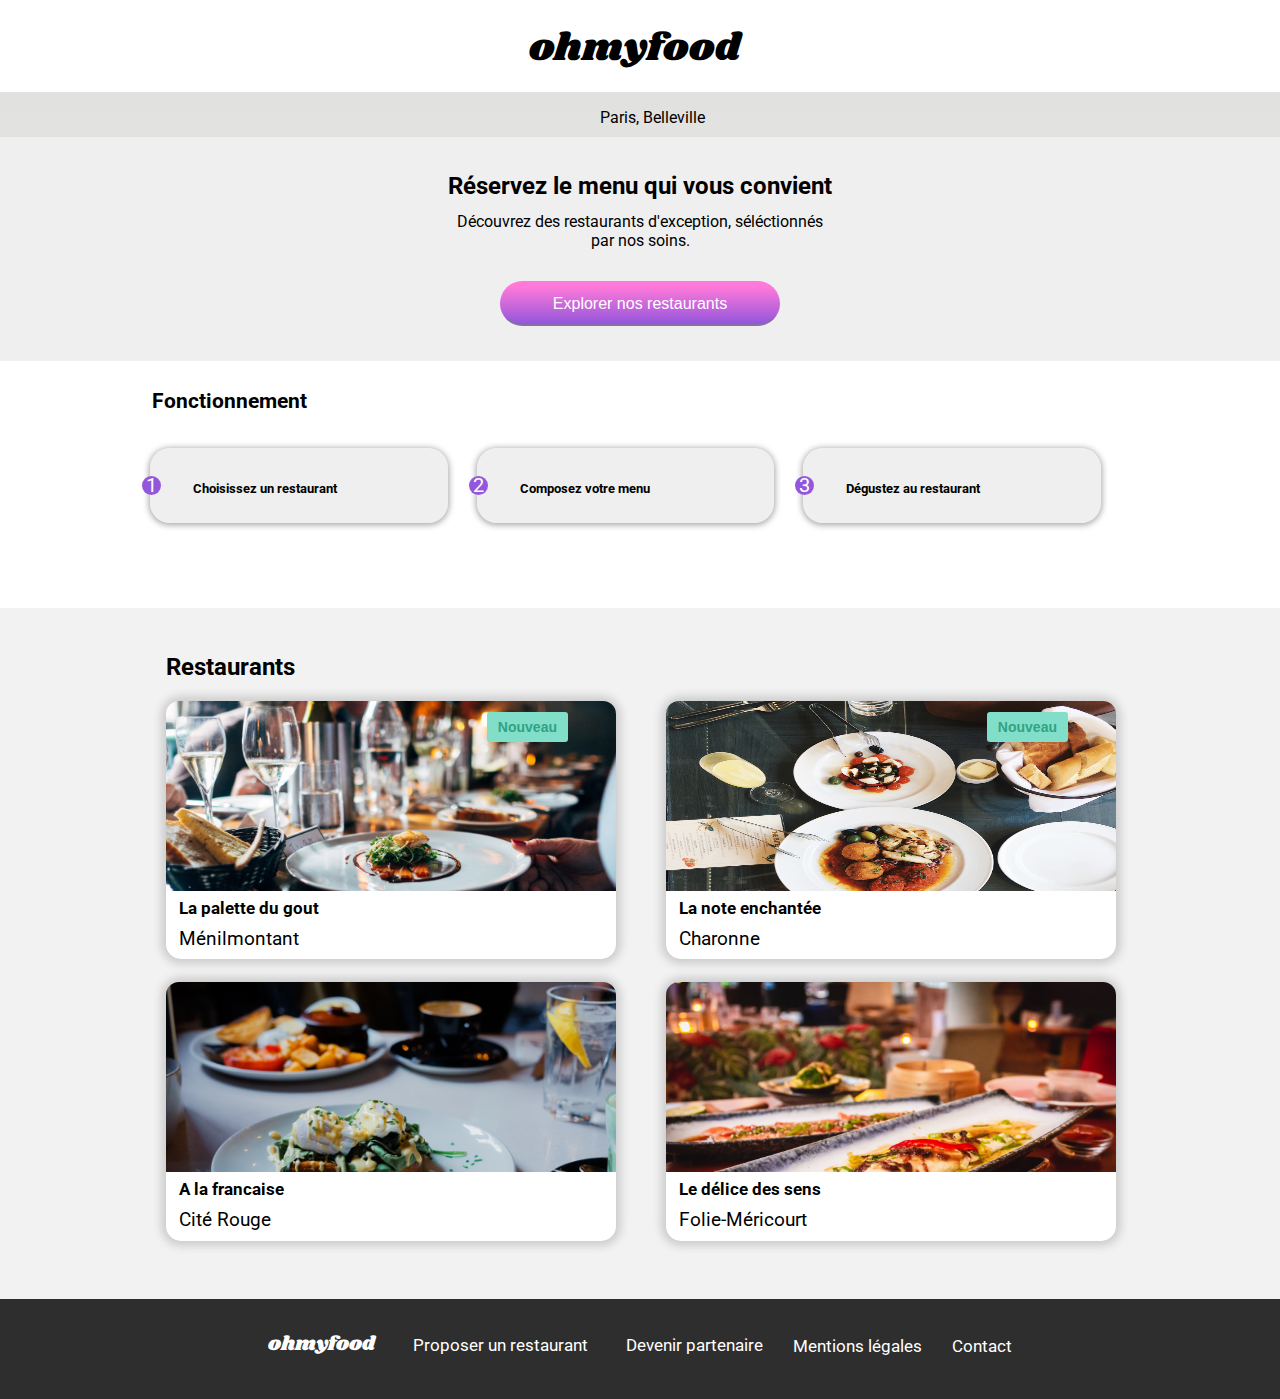
<file: index.html>
<!DOCTYPE html>
<html lang="en">
<head>
    <link rel="stylesheet" href="css/style.css">
    <link
    rel="stylesheet"
    href="https://use.fontawesome.com/releases/v5.15.3/css/all.css"
    integrity="sha384-SZXxX4whJ79/gErwcOYf+zWLeJdY/qpuqC4cAa9rOGUstPomtqpuNWT9wdPEn2fk"
    crossorigin="anonymous"
    />
    <link href="https://fonts.googleapis.com/css2?family=Roboto:ital,wght@0,300;0,400;0,500;0,700;1,300;1,400;1,500&display=swap" rel="stylesheet">
    <link href="https://fonts.googleapis.com/css2?family=Shrikhand&display=swap" rel="stylesheet">
    <meta charset="UTF-8">
    <meta http-equiv="X-UA-Compatible" content="IE=edge">
    <meta name="viewport" content="width=device-width, initial-scale=1.0">
    <title>ohmyfood</title>
</head>
<body>

<!-- Loading spinner -->
<div class="spinner">
    <div class="spinner__border">
      <div class="spinner__center"></div>
    </div>
</div>


<header>

    <div class="logo"><a href="#">ohmyfood</a></div>
  
</header>
    
<main>

    <div class="partie1">

        <div class="lignerecherche">
            <div class="contenu">
                <i class="fas fa-map-marker-alt"></i>
                <p>Paris, Belleville</p>
           </div>
        </div>

        <div class="presentaion">
            <div class="contenu2">
                <h3>Réservez le menu qui vous convient</h3>
                <p>Découvrez des restaurants d'exception, séléctionnés par nos soins. </p>
                <button> Explorer nos restaurants </button>
            </div>
        </div>

    </div>

    <div class="partie2">   <!-- 600 px 2images -->
        
        <div class="titrep2"><h4>Fonctionnement</h4></div>

        <div class="contenup2">

            <div class="filter">
                <div class="filter-icon">
                    <div>1</div>
                </div>
                <i class="fas fa-map-marker-alt"></i>
                <p>Choisissez un restaurant</p>
            </div>


            <div class="filter">
                <div class="filter-icon">
                    <div>2</div>
                </div>
                <i class="fas fa-list-ul"></i>
                <p>Composez votre menu </p>
            </div>

            <div class="filter">
                <div class="filter-icon">
                    <div>3</div>
                </div>
                <i class="fas fa-store"></i>
                <p>Dégustez au restaurant</p>
            </div>

        </div> 

    </div>

    <div class="partie3">

         <div class="titrep3"><h2>Restaurants</h2></div>

          <div id="contain">

                <div class="contenup1">
                   <a href="resto1.html" >
                   <div class="image">
                       <img src="images/restaurants/jay-wennington-N_Y88TWmGwA-unsplash.jpg" alt="">
                   </div>
                   <button>Nouveau</button>
                    <div class="detail">
                        <div class="titre">
                            <h3>La palette du gout </h3>
                            <p>Ménilmontant </p>
                        </div> 
                        <div class="etoile">      
                            <div class="et1"><i class="far fa-heart"></i></div>
                            <div class="et2"><i class="fas fa-heart"></i></div>
                        </div> 
                    </div></a>    
                </div>

                <div class="contenup1">
                    <a href="resto2.html" >  
                    <div class="image">
                        <img src="images/restaurants/stil-u2Lp8tXIcjw-unsplash.jpg" alt="">
                    </div>
                    <button>Nouveau</button>
                    <div class="detail">
                        <div class="titre">
                            <h3>La note enchantée</h3> 
                            <p>Charonne</p>
                        </div>
                        
                        <div class="etoile">                      
                            <div class="et1"><i class="far fa-heart"></i></div>
                            <div class="et2"><i class="fas fa-heart"></i></div>
                        </div>                          
                    </div></a>
                </div>

                <div class="contenup1">
                   <a href="resto3.html" >
                   <div class="image">
                       <img src="images/restaurants/toa-heftiba-DQKerTsQwi0-unsplash.jpg" alt="">
                   </div>
                    <div class="detail">
                        <div class="titre"> 
                            <h3>A la francaise</h3>
                            <p>Cité Rouge</p>
                        </div> 
                        <div class="etoile">                       
                            <div class="et1"><i class="far fa-heart"></i></div>
                            <div class="et2"><i class="fas fa-heart"></i></div>
                        </div>
                    </div></a>
                </div>

                <div class="contenup1">   
                   <a href="resto4.html" >            
                   <div class="image">                     
                       <img src="images/restaurants/louis-hansel-shotsoflouis-qNBGVyOCY8Q-unsplash.jpg" alt="">
                   </div>
                    <div class="detail">
                        <div class="titre">
                            <h3>Le délice des sens</h3>
                            <p>Folie-Méricourt</p>
                        </div> 
                        <div class="etoile">                       
                            <div class="et1"><i class="far fa-heart"></i></div>
                            <div class="et2"><i class="fas fa-heart"></i></div>
                        </div>
                    </div></a>
               </div>

            </div>    
                         
        </div>


</main>

<footer>

    <div class="contenufooter">
        <div class="titrefooter"><p>ohmyfood</p></div>
        <div class="f1">
            <i class="fas fa-utensils"></i>
            <p>Proposer un restaurant</p>
        </div>
        <div class="f2">
            <i class="fas fa-hands-helping"></i>
            <p>Devenir partenaire</p>
        </div>
        <div class="mention">
            <p>Mentions légales</p>
        </div>
        <div class="contact">
            <a href="mailto:juniorclass@gmail.com">Contact</a>
        </div>
    </div>
</footer>  


</body>
</html>
</file>
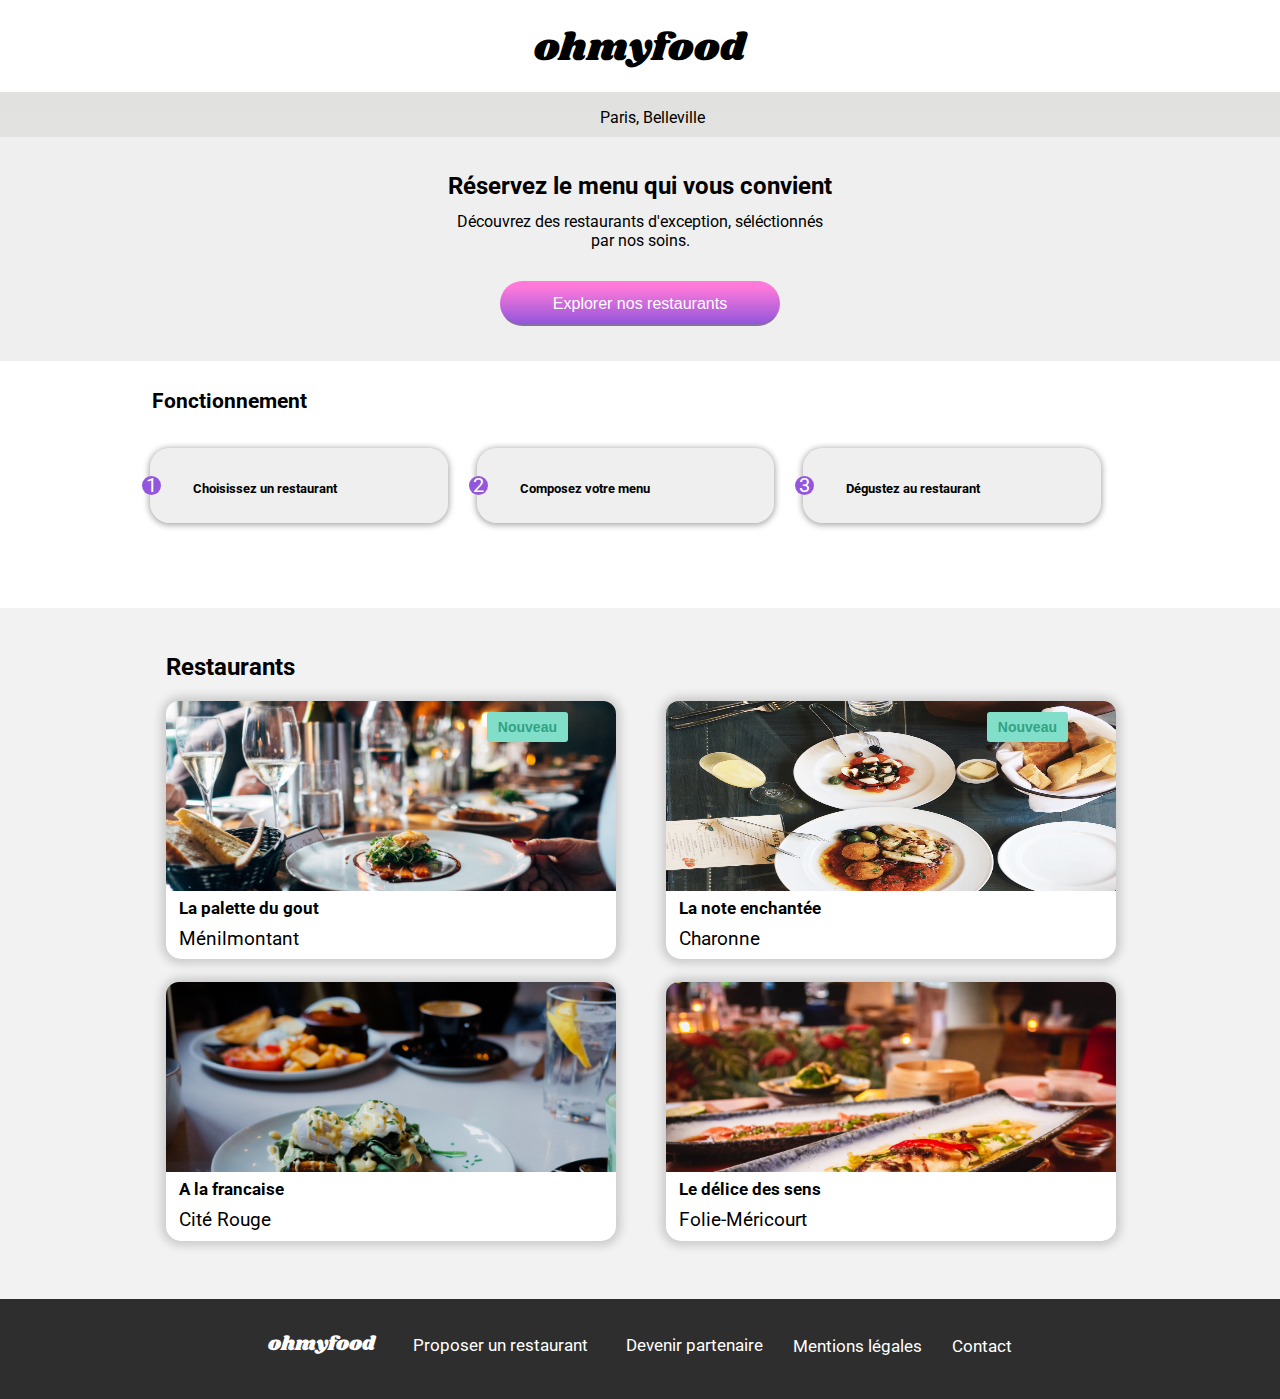
<file: Desktop/P3/index.html>
<!DOCTYPE html>
<html lang="en">
<head>
    <link rel="stylesheet" href="css/style.css">
    <link
    rel="stylesheet"
    href="https://use.fontawesome.com/releases/v5.15.3/css/all.css"
    integrity="sha384-SZXxX4whJ79/gErwcOYf+zWLeJdY/qpuqC4cAa9rOGUstPomtqpuNWT9wdPEn2fk"
    crossorigin="anonymous"
    />
    <link href="https://fonts.googleapis.com/css2?family=Roboto:ital,wght@0,300;0,400;0,500;0,700;1,300;1,400;1,500&display=swap" rel="stylesheet">
    <link href="https://fonts.googleapis.com/css2?family=Shrikhand&display=swap" rel="stylesheet">
    <meta charset="UTF-8">
    <meta http-equiv="X-UA-Compatible" content="IE=edge">
    <meta name="viewport" content="width=device-width, initial-scale=1.0">
    <title>ohmyfood</title>
</head>
<body>

<!-- Loading spinner -->
<div class="spinner">
    <div class="spinner__border">
      <div class="spinner__center"></div>
    </div>
</div>


<header>

    <div class="logo"><a href="#">ohmyfood</a></div>
  
</header>
    
<main>

    <div class="partie1">

        <div class="lignerecherche">
            <div class="contenu">
                <i class="fas fa-map-marker-alt"></i>
                <p>Paris, Belleville</p>
           </div>
        </div>

        <div class="presentaion">
            <div class="contenu2">
                <h3>Réservez le menu qui vous convient</h3>
                <p>Découvrez des restaurants d'exception, séléctionnés par nos soins. </p>
                <button> Explorer nos restaurants </button>
            </div>
        </div>

    </div>

    <div class="partie2">   <!-- 600 px 2images -->
        
        <div class="titrep2"><h4>Fonctionnement</h4></div>

        <div class="contenup2">

            <div class="filter">
                <div class="filter-icon">
                    <div>1</div>
                </div>
                <i class="fas fa-map-marker-alt"></i>
                <p>Choisissez un restaurant</p>
            </div>


            <div class="filter">
                <div class="filter-icon">
                    <div>2</div>
                </div>
                <i class="fas fa-list-ul"></i>
                <p>Composez votre menu </p>
            </div>

            <div class="filter">
                <div class="filter-icon">
                    <div>3</div>
                </div>
                <i class="fas fa-store"></i>
                <p>Dégustez au restaurant</p>
            </div>

        </div> 

    </div>

    <div class="partie3">

         <div class="titrep3"><h2>Restaurants</h2></div>

          <div id="contain">

                <div class="contenup1">
                   <a href="resto1.html" >
                   <div class="image">
                       <img src="images/restaurants/jay-wennington-N_Y88TWmGwA-unsplash.jpg" alt="">
                   </div>
                   <button>Nouveau</button>
                    <div class="detail">
                        <div class="titre">
                            <h3>La palette du gout </h3>
                            <p>Ménilmontant </p>
                        </div> 
                        <div class="etoile">      
                            <div class="et1"><i class="far fa-heart"></i></div>
                            <div class="et2"><i class="fas fa-heart"></i></div>
                        </div> 
                    </div></a>    
                </div>

                <div class="contenup1">
                    <a href="resto2.html" >  
                    <div class="image">
                        <img src="images/restaurants/stil-u2Lp8tXIcjw-unsplash.jpg" alt="">
                    </div>
                    <button>Nouveau</button>
                    <div class="detail">
                        <div class="titre">
                            <h3>La note enchantée</h3> 
                            <p>Charonne</p>
                        </div>
                        
                        <div class="etoile">                      
                            <div class="et1"><i class="far fa-heart"></i></div>
                            <div class="et2"><i class="fas fa-heart"></i></div>
                        </div>                          
                    </div></a>
                </div>

                <div class="contenup1">
                   <a href="resto3.html" >
                   <div class="image">
                       <img src="images/restaurants/toa-heftiba-DQKerTsQwi0-unsplash.jpg" alt="">
                   </div>
                    <div class="detail">
                        <div class="titre"> 
                            <h3>A la francaise</h3>
                            <p>Cité Rouge</p>
                        </div> 
                        <div class="etoile">                       
                            <div class="et1"><i class="far fa-heart"></i></div>
                            <div class="et2"><i class="fas fa-heart"></i></div>
                        </div>
                    </div></a>
                </div>

                <div class="contenup1">   
                   <a href="resto4.html" >            
                   <div class="image">                     
                       <img src="images/restaurants/louis-hansel-shotsoflouis-qNBGVyOCY8Q-unsplash.jpg" alt="">
                   </div>
                    <div class="detail">
                        <div class="titre">
                            <h3>Le délice des sens</h3>
                            <p>Folie-Méricourt</p>
                        </div> 
                        <div class="etoile">                       
                            <div class="et1"><i class="far fa-heart"></i></div>
                            <div class="et2"><i class="fas fa-heart"></i></div>
                        </div>
                    </div></a>
               </div>

            </div>    
                         
        </div>


</main>

<footer>

    <div class="contenufooter">
        <div class="titrefooter"><p>ohmyfood</p></div>
        <div class="f1">
            <i class="fas fa-utensils"></i>
            <p>Proposer un restaurant</p>
        </div>
        <div class="f2">
            <i class="fas fa-hands-helping"></i>
            <p>Devenir partenaire</p>
        </div>
        <div class="mention">
            <p>Mentions légales</p>
        </div>
        <div class="contact">
            <a href="mailto:juniorclass@gmail.com">Contact</a>
        </div>
    </div>
</footer>  


</body>
</html>
</file>
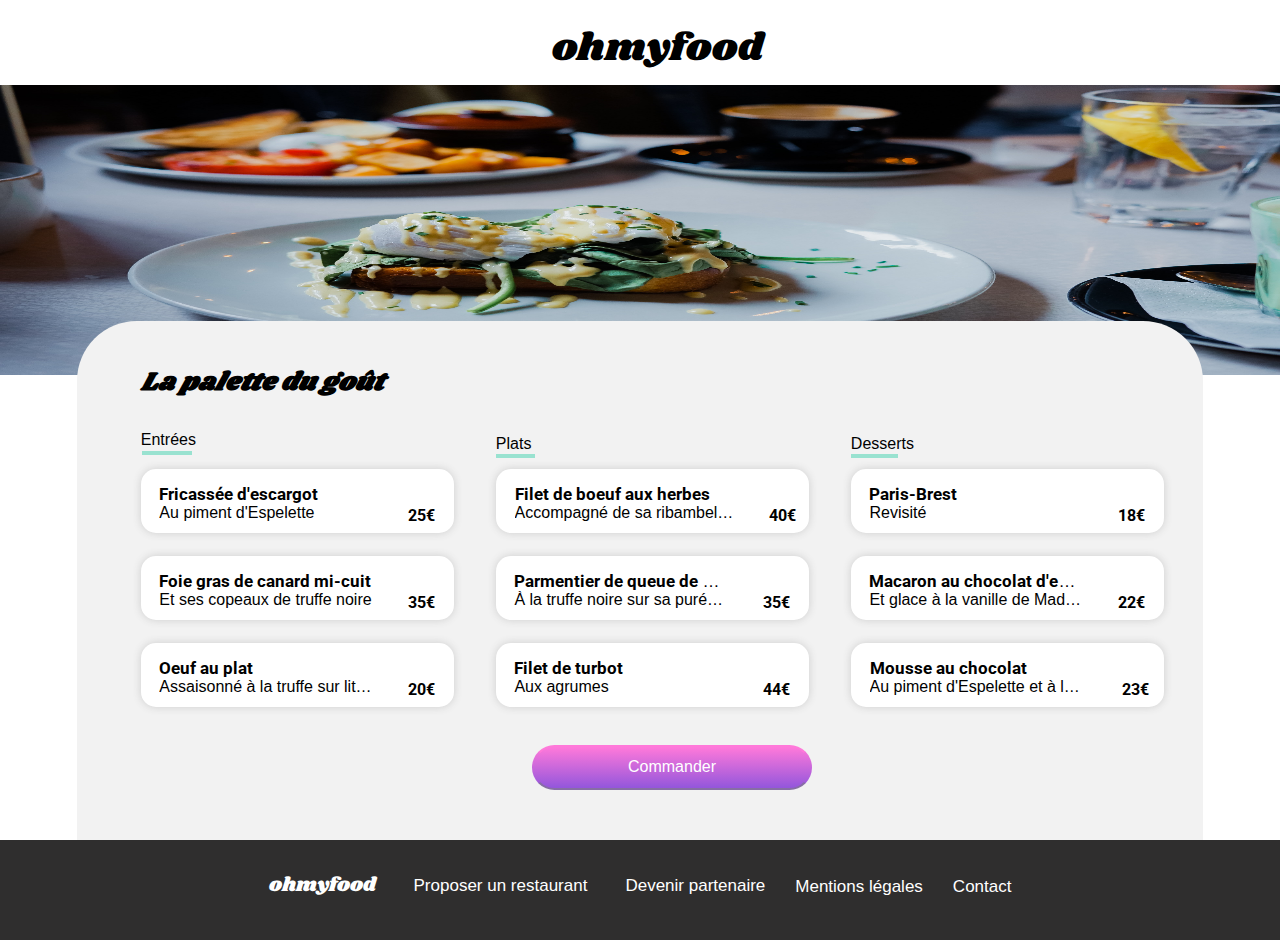
<file: resto1.html>
<!DOCTYPE html>
<html lang="en">
<head>

    <link rel="stylesheet" href="css/cssresto1.css"/>
    <link
    rel="stylesheet"
    href="https://use.fontawesome.com/releases/v5.15.3/css/all.css"
    integrity="sha384-SZXxX4whJ79/gErwcOYf+zWLeJdY/qpuqC4cAa9rOGUstPomtqpuNWT9wdPEn2fk"
    crossorigin="anonymous"
    />
    <link href="https://fonts.googleapis.com/css2?family=Roboto:ital,wght@0,300;0,400;0,500;0,700;1,300;1,400;1,500&display=swap" rel="stylesheet">
    <link href="https://fonts.googleapis.com/css2?family=Shrikhand&display=swap" rel="stylesheet">
    <meta charset="UTF-8">
    <meta http-equiv="X-UA-Compatible" content="IE=edge">
    <meta name="viewport" content="width=device-width, initial-scale=1.0">
    <title>La palette du goût</title>
</head>
<body>
  <header>
    <a href="index.html" style="text-decoration: none; color: black;"><i class="fas fa-arrow-left"></i></a>
    <div class="logo"><a href="#">ohmyfood</a></div>
  
</header>

    <main>

        <div class="imagemenu"><img src="images/restaurants/toa-heftiba-DQKerTsQwi0-unsplash.jpg"></div>


        <div class="partie3">

            <div class="titrep3">
                <h1>La palette du goût</h1>
                <i  class="far fa-heart"></i>
            </div>
   
             <div id="contain">
   
              <div class="p1">
                  <div class="entree">Entrées</div>
                    <div class="case1 effet-opacity">
                      <div class="contenup1" >

                        <div class="detail"> 
                                <div class="menu">    
                                  <p><b>Fricassée d'escargot</b></p>
                                  <h4>
                                    Au piment d'Espelette
                                  </h4>
                                </div>   
                                <div class="pricemenu">  
                                  <b>25€</b>
                                </div>    
                        </div>
                        <div class="validation">
                            <i class="fas fa-check-circle"></i>
                        </div>

                      </div>  
                    </div>  

                    <div class="case2 effet-opacity">
                      <div class="contenup1" >

                        <div class="detail"> 
                                <div class="menu">    
                                  <p><b>Foie gras de canard mi-cuit</b></p>
                                  <h4>Et ses copeaux de truffe noire</h4>
                                </div>   
                                <div class="pricemenu">  
                                  <b>35€</b>
                                </div>    
                        </div>
                        <div class="validation">
                            <i class="fas fa-check-circle"></i>
                        </div>

                      </div>  
                    </div>  
   
                    <div class="case3 effet-opacity">
                      <div class="contenup1" >

                        <div class="detail"> 
                                <div class="menu">    
                                  <p><b>Oeuf au plat</b></p>
                                  <h4>Assaisonné à la truffe sur lit de caviar</h4>
                                </div>   
                                <div class="pricemenu">  
                                  <b>20€</b>
                                </div>    
                        </div>
                        <div class="validation">
                            <i class="fas fa-check-circle"></i>
                        </div>

                      </div>  
                    </div> 
              
              </div>  

              <div class="p2">
                  <p class="entree2">Plats</p>
                  
                  <div class="case4 effet-opacity">
                    <div class="contenup1" >

                      <div class="detail"> 
                              <div class="menu">    
                                <p><b>Filet de boeuf aux herbes</b></p>
                                <h4>Accompagné de sa ribambelle de légumes</h4>
                              </div>   
                              <div class="pricemenu">  
                                <b>40€</b>
                              </div>    
                      </div>
                      <div class="validation">
                          <i class="fas fa-check-circle"></i>
                      </div>

                    </div>  
                  </div> 
                    
                  <div class="case5 effet-opacity">
                      <div class="contenup1" >

                        <div class="detail"> 
                                <div class="menu">    
                                  <p><b>Parmentier de queue de boeuf</b></p>
                                  <h4>À la truffe noire sur sa purée de panais</h4>
                                </div>   
                                <div class="pricemenu">  
                                  <b>35€</b>
                                </div>    
                        </div>
                        <div class="validation">
                            <i class="fas fa-check-circle"></i>
                        </div>

                      </div>  
                    </div> 

                    <div class="case6 effet-opacity">
                      <div class="contenup1" >

                        <div class="detail"> 
                                <div class="menu">    
                                  <p><b>Filet de turbot</b></p>
                                  <h4>Aux agrumes</h4>
                                </div>   
                                <div class="pricemenu">  
                                  <b>44€</b>
                                </div>    
                        </div>
                        <div class="validation">
                            <i class="fas fa-check-circle"></i>
                        </div>

                      </div>  
                    </div> 
              </div>  
              <div class="p3">
                  <p class="entree3">Desserts</p>

                  <div class="case7 effet-opacity">
                    <div class="contenup1" >

                      <div class="detail"> 
                              <div class="menu">    
                                <p><b>Paris-Brest</b></p>
                                <h4>Revisité</h4>
                              </div>   
                              <div class="pricemenu">  
                                <b>18€</b>
                              </div>    
                      </div>
                      <div class="validation">
                          <i class="fas fa-check-circle"></i>
                      </div>

                    </div>  
                  </div> 

                  <div class="case8 effet-opacity">
                    <div class="contenup1" >

                      <div class="detail"> 
                              <div class="menu">    
                                <p><b>Macaron au chocolat d'exception </b></p>
                                <h4>Et glace à la vanille de Madagascar</h4>
                              </div>   
                              <div class="pricemenu">  
                                <b>22€</b>
                              </div>    
                      </div>
                      <div class="validation">
                          <i class="fas fa-check-circle"></i>
                      </div>

                    </div>  
                  </div> 

                  <div class="case9 effet-opacity">
                    <div class="contenup1" >

                      <div class="detail"> 
                              <div class="menu">    
                                <p><b>Mousse au chocolat </b></p>
                                <h4>Au piment d'Espelette et à la truffe noire</h4>
                              </div>   
                              <div class="pricemenu">  
                                <b>23€</b>
                              </div>    
                      </div>
                      <div class="validation">
                          <i class="fas fa-check-circle"></i>
                      </div>

                    </div>  
                  </div> 
                </div>    
             </div>    
             <div class="btncmd">        
              <button> Commander</button>
            </div>  

           </div>

    </main>
    <footer>

      <div class="contenufooter">
          <div class="titrefooter"><p>ohmyfood</p></div>
          <div class="f1">
              <i class="fas fa-utensils"></i>
              <p>Proposer un restaurant</p>
          </div>
          <div class="f2">
              <i class="fas fa-hands-helping"></i>
              <p>Devenir partenaire</p>
          </div>
          <div class="mention">
              <p>Mentions légales</p>
          </div>
          <div class="contact">
              <a href="mailto:juniorclass@gmail.com">Contact</a>
          </div>
      </div>
  </footer> 


</body>
</html>
</file>
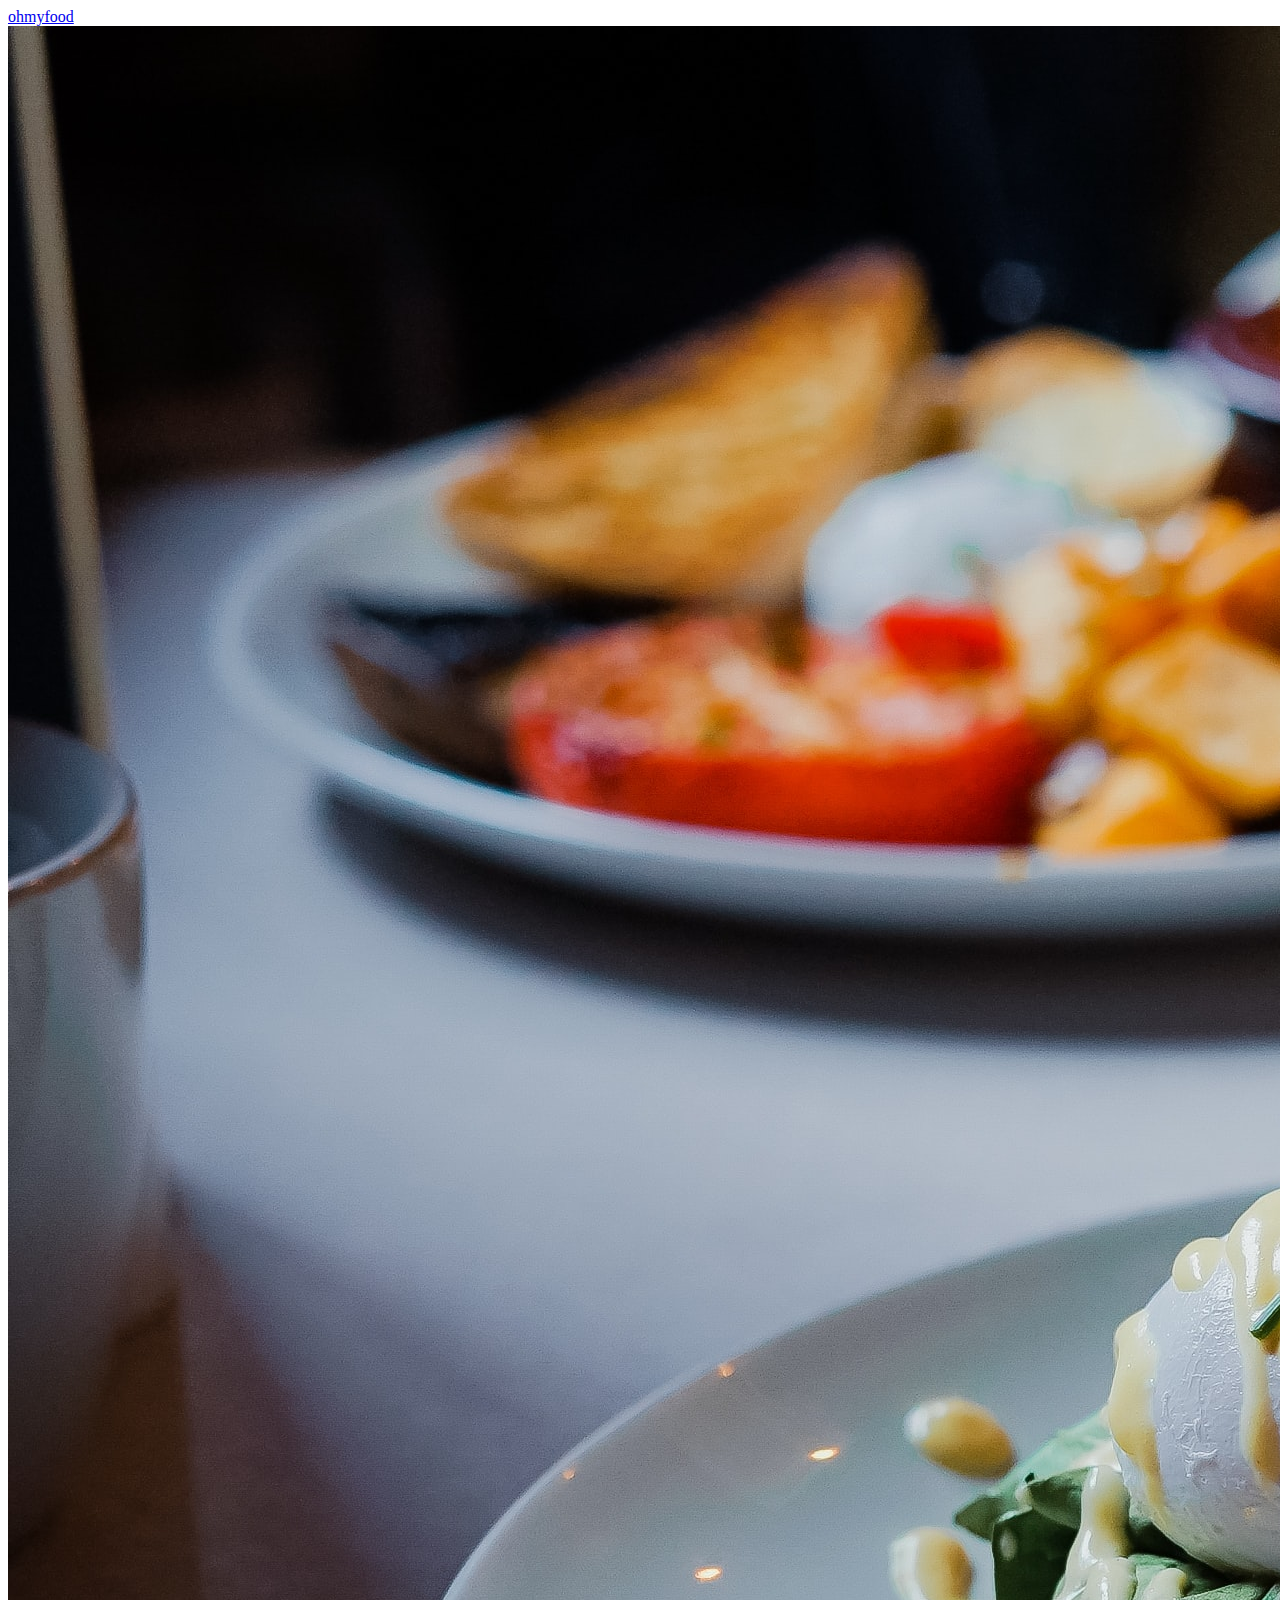
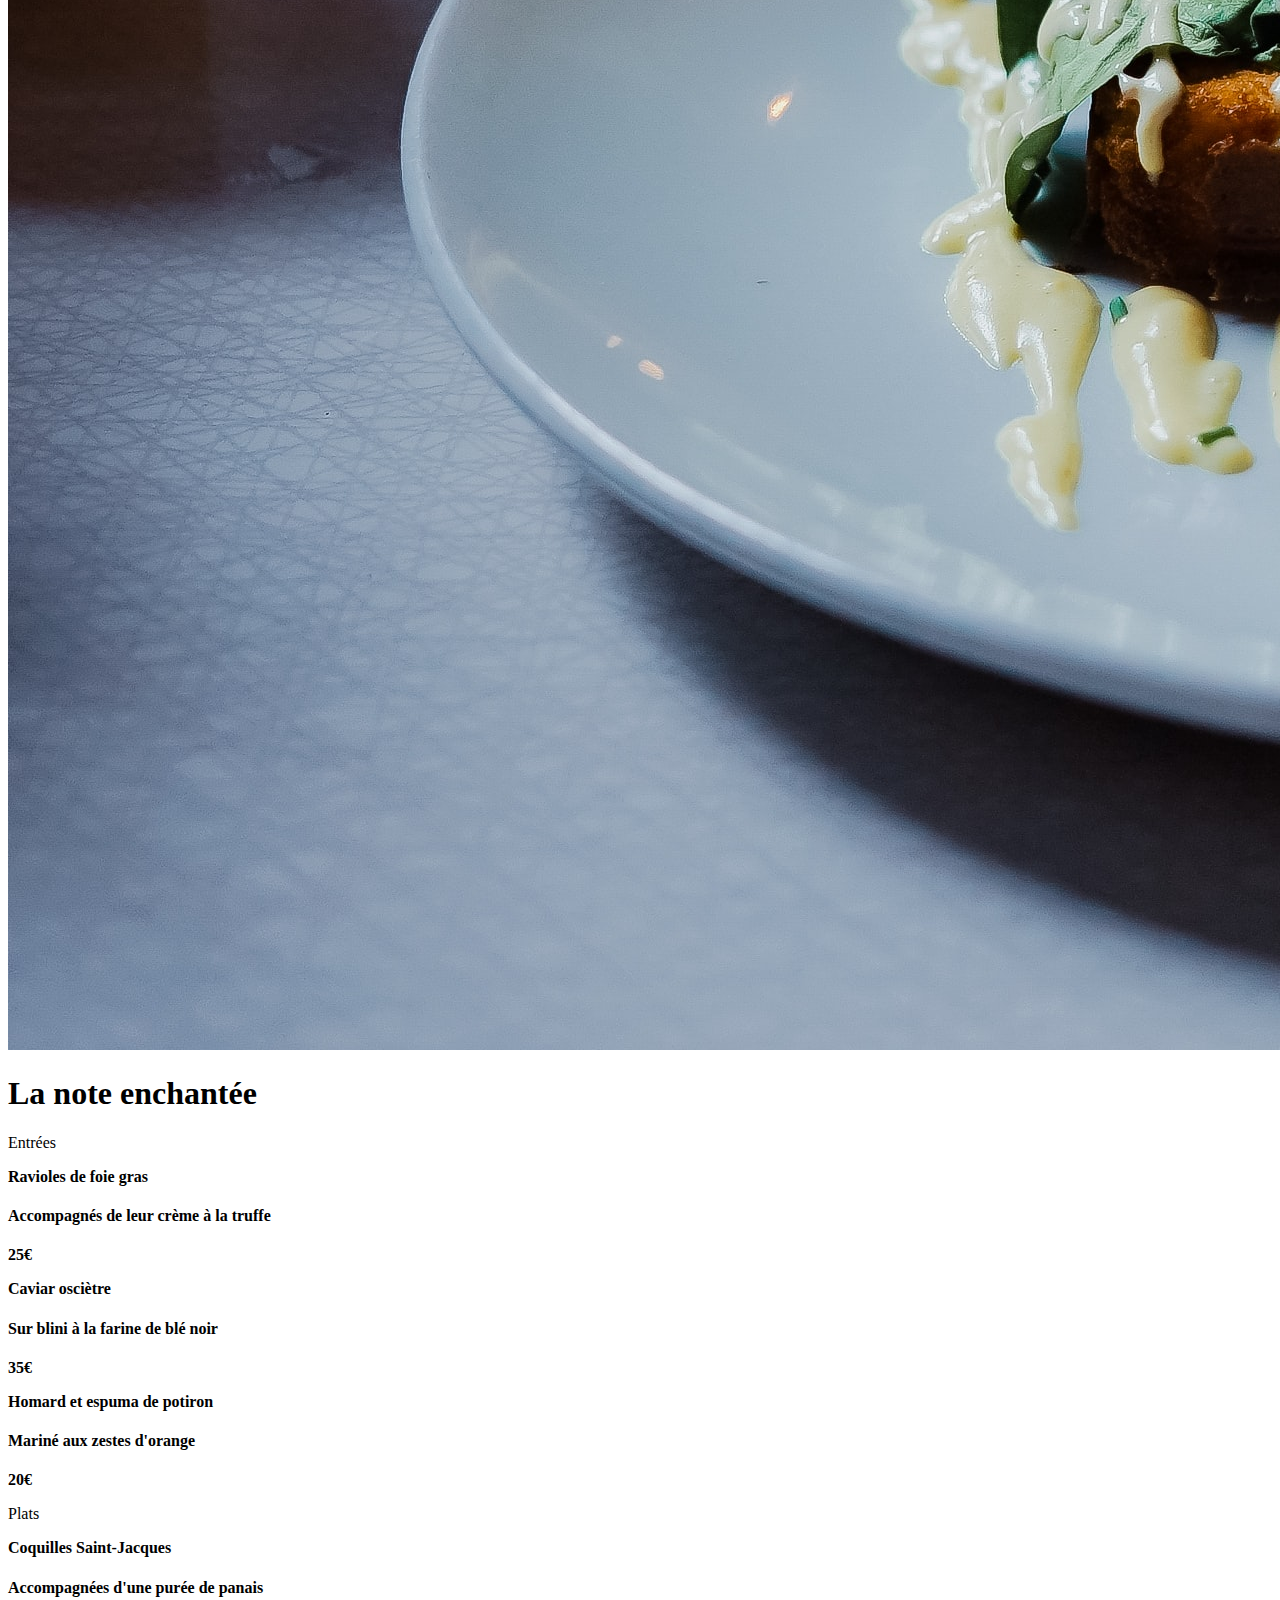
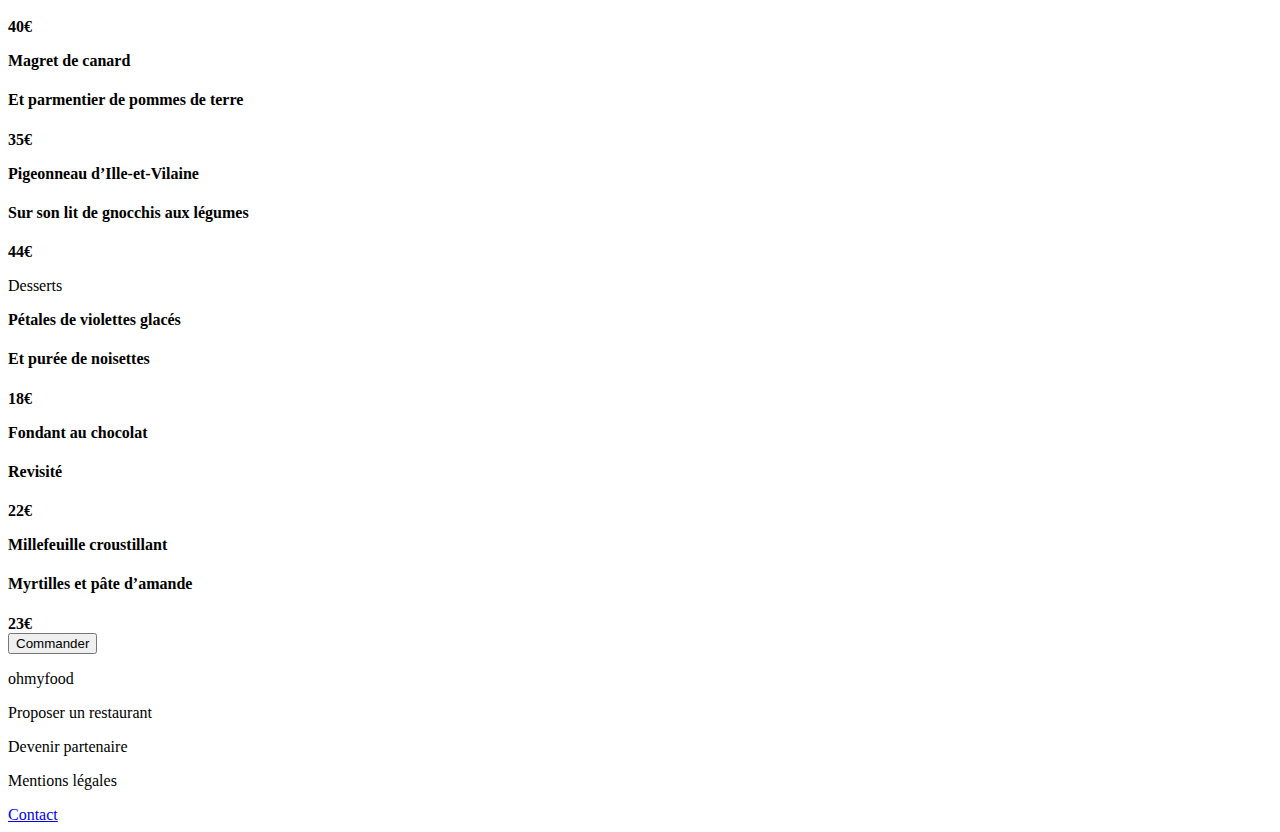
<file: resto2.html>
<!DOCTYPE html>
<html lang="en">
<head>

    <link rel="stylesheet" href="css/cssresto1.scss">
    <link
    rel="stylesheet"
    href="https://use.fontawesome.com/releases/v5.15.3/css/all.css"
    integrity="sha384-SZXxX4whJ79/gErwcOYf+zWLeJdY/qpuqC4cAa9rOGUstPomtqpuNWT9wdPEn2fk"
    crossorigin="anonymous"
    />
    <link href="https://fonts.googleapis.com/css2?family=Roboto:ital,wght@0,300;0,400;0,500;0,700;1,300;1,400;1,500&display=swap" rel="stylesheet">
    <link href="https://fonts.googleapis.com/css2?family=Shrikhand&display=swap" rel="stylesheet">
    <meta charset="UTF-8">
    <meta http-equiv="X-UA-Compatible" content="IE=edge">
    <meta name="viewport" content="width=device-width, initial-scale=1.0">
    <title>Resto1</title>
</head>
<body>
  <header>
    <a href="index.html" style="text-decoration: none; color: black;"><i class="fas fa-arrow-left"></i></a>
    <div class="logo"><a href="#">ohmyfood</a></div>
  
</header>

    <main>

        <div class="imagemenu"><img src="images/restaurants/toa-heftiba-DQKerTsQwi0-unsplash.jpg"></div>


        <div class="partie3">

            <div class="titrep3">
                <h1>La note enchantée</h1>
                <i  class="far fa-heart"></i>
            </div>
   
             <div id="contain">
   
              <div class="p1">
                  <div class="entree">Entrées</div>
                    <div class="case1 effet-opacity">
                      <div class="contenup1" >

                        <div class="detail"> 
                                <div class="menu">    
                                  <p><b>Ravioles de foie gras</b></p>
                                  <h4>
                                    Accompagnés de leur crème à la truffe
                                  </h4>
                                </div>   
                                <div class="pricemenu">  
                                  <b>25€</b>
                                </div>    
                        </div>
                        <div class="validation">
                            <i class="fas fa-check-circle"></i>
                        </div>

                      </div>  
                    </div>  

                    <div class="case2 effet-opacity">
                      <div class="contenup1" >

                        <div class="detail"> 
                                <div class="menu">    
                                  <p><b>Caviar osciètre </b></p>
                                  <h4>Sur blini à la farine de blé noir</h4>
                                </div>   
                                <div class="pricemenu">  
                                  <b>35€</b>
                                </div>    
                        </div>
                        <div class="validation">
                            <i class="fas fa-check-circle"></i>
                        </div>

                      </div>  
                    </div>  
   
                    <div class="case3 effet-opacity">
                      <div class="contenup1" >

                        <div class="detail"> 
                                <div class="menu">    
                                  <p><b>Homard et espuma de potiron</b></p>
                                  <h4>Mariné aux zestes d'orange</h4>
                                </div>   
                                <div class="pricemenu">  
                                  <b>20€</b>
                                </div>    
                        </div>
                        <div class="validation">
                            <i class="fas fa-check-circle"></i>
                        </div>

                      </div>  
                    </div> 
              
              </div>  

              <div class="p2">
                  <p class="entree2">Plats</p>
                  
                  <div class="case4 effet-opacity">
                    <div class="contenup1" >

                      <div class="detail"> 
                              <div class="menu">    
                                <p><b>Coquilles Saint-Jacques</b></p>
                                <h4>Accompagnées d'une purée de panais</h4>
                              </div>   
                              <div class="pricemenu">  
                                <b>40€</b>
                              </div>    
                      </div>
                      <div class="validation">
                          <i class="fas fa-check-circle"></i>
                      </div>

                    </div>  
                  </div> 
                    
                  <div class="case5 effet-opacity">
                      <div class="contenup1" >

                        <div class="detail"> 
                                <div class="menu">    
                                  <p><b>Magret de canard</b></p>
                                  <h4>Et parmentier de pommes de terre</h4>
                                </div>   
                                <div class="pricemenu">  
                                  <b>35€</b>
                                </div>    
                        </div>
                        <div class="validation">
                            <i class="fas fa-check-circle"></i>
                        </div>

                      </div>  
                    </div> 

                    <div class="case6 effet-opacity">
                      <div class="contenup1" >

                        <div class="detail"> 
                                <div class="menu">    
                                  <p><b>Pigeonneau d’Ille-et-Vilaine</b></p>
                                  <h4>Sur son lit de gnocchis aux légumes</h4>
                                </div>   
                                <div class="pricemenu">  
                                  <b>44€</b>
                                </div>    
                        </div>
                        <div class="validation">
                            <i class="fas fa-check-circle"></i>
                        </div>

                      </div>  
                    </div> 
              </div>  
              <div class="p3">
                  <p class="entree3">Desserts</p>

                  <div class="case7 effet-opacity">
                    <div class="contenup1" >

                      <div class="detail"> 
                              <div class="menu">    
                                <p><b>Pétales de violettes glacés</b></p>
                                <h4>Et purée de noisettes</h4>
                              </div>   
                              <div class="pricemenu">  
                                <b>18€</b>
                              </div>    
                      </div>
                      <div class="validation">
                          <i class="fas fa-check-circle"></i>
                      </div>

                    </div>  
                  </div> 

                  <div class="case8 effet-opacity">
                    <div class="contenup1" >

                      <div class="detail"> 
                              <div class="menu">    
                                <p><b>Fondant au chocolat</b></p>
                                <h4>Revisité</h4>
                              </div>   
                              <div class="pricemenu">  
                                <b>22€</b>
                              </div>    
                      </div>
                      <div class="validation">
                          <i class="fas fa-check-circle"></i>
                      </div>

                    </div>  
                  </div> 

                  <div class="case9 effet-opacity">
                    <div class="contenup1" >

                      <div class="detail"> 
                              <div class="menu">    
                                <p><b>Millefeuille croustillant</b></p>
                                <h4>Myrtilles et pâte d’amande</h4>
                              </div>   
                              <div class="pricemenu">  
                                <b>23€</b>
                              </div>    
                      </div>
                      <div class="validation">
                          <i class="fas fa-check-circle"></i>
                      </div>

                    </div>  
                  </div> 
                </div>    
             </div>    
             <div class="btncmd">        
              <button> Commander</button>
            </div>  

           </div>

    </main>
    <footer>

      <div class="contenufooter">
          <div class="titrefooter"><p>ohmyfood</p></div>
          <div class="f1">
              <i class="fas fa-utensils"></i>
              <p>Proposer un restaurant</p>
          </div>
          <div class="f2">
              <i class="fas fa-hands-helping"></i>
              <p>Devenir partenaire</p>
          </div>
          <div class="mention">
              <p>Mentions légales</p>
          </div>
          <div class="contact">
              <a href="mailto:juniorclass@gmail.com">Contact</a>
          </div>
      </div>
  </footer> 


</body>
</html>
</file>
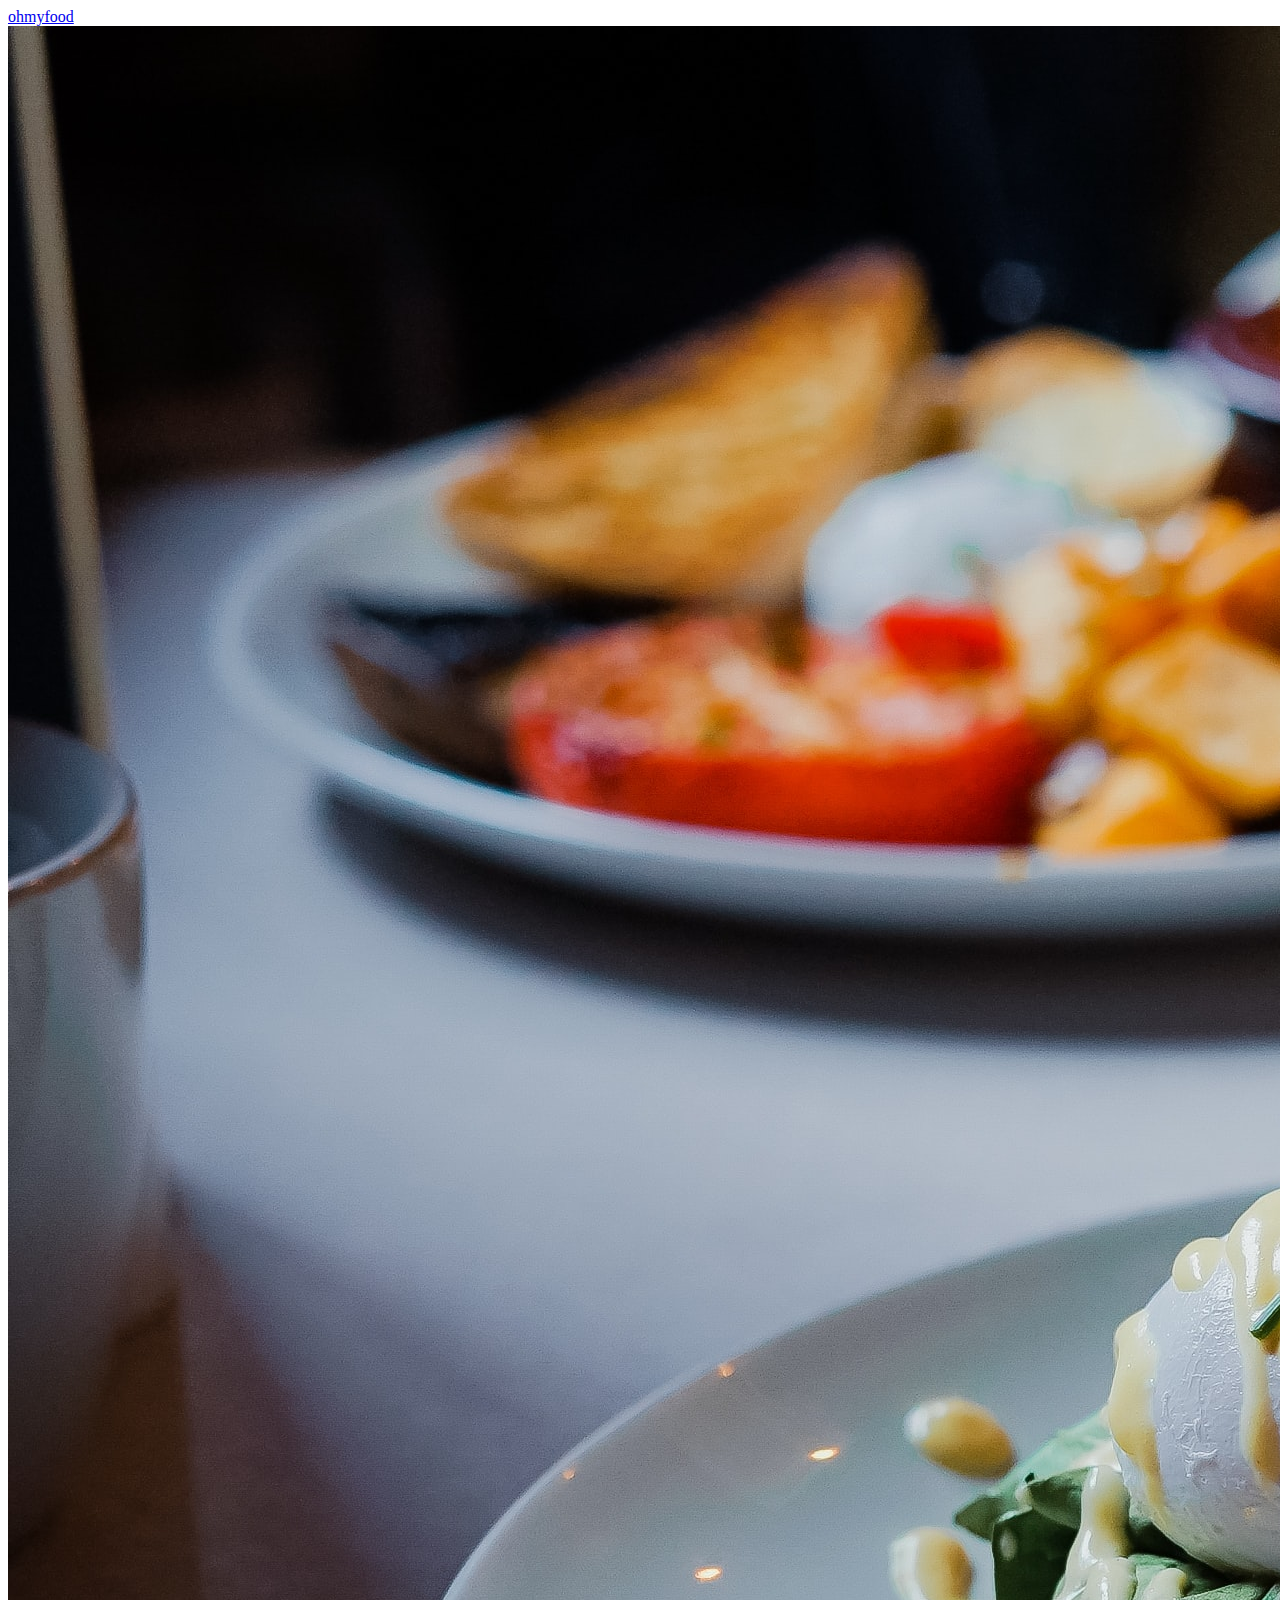
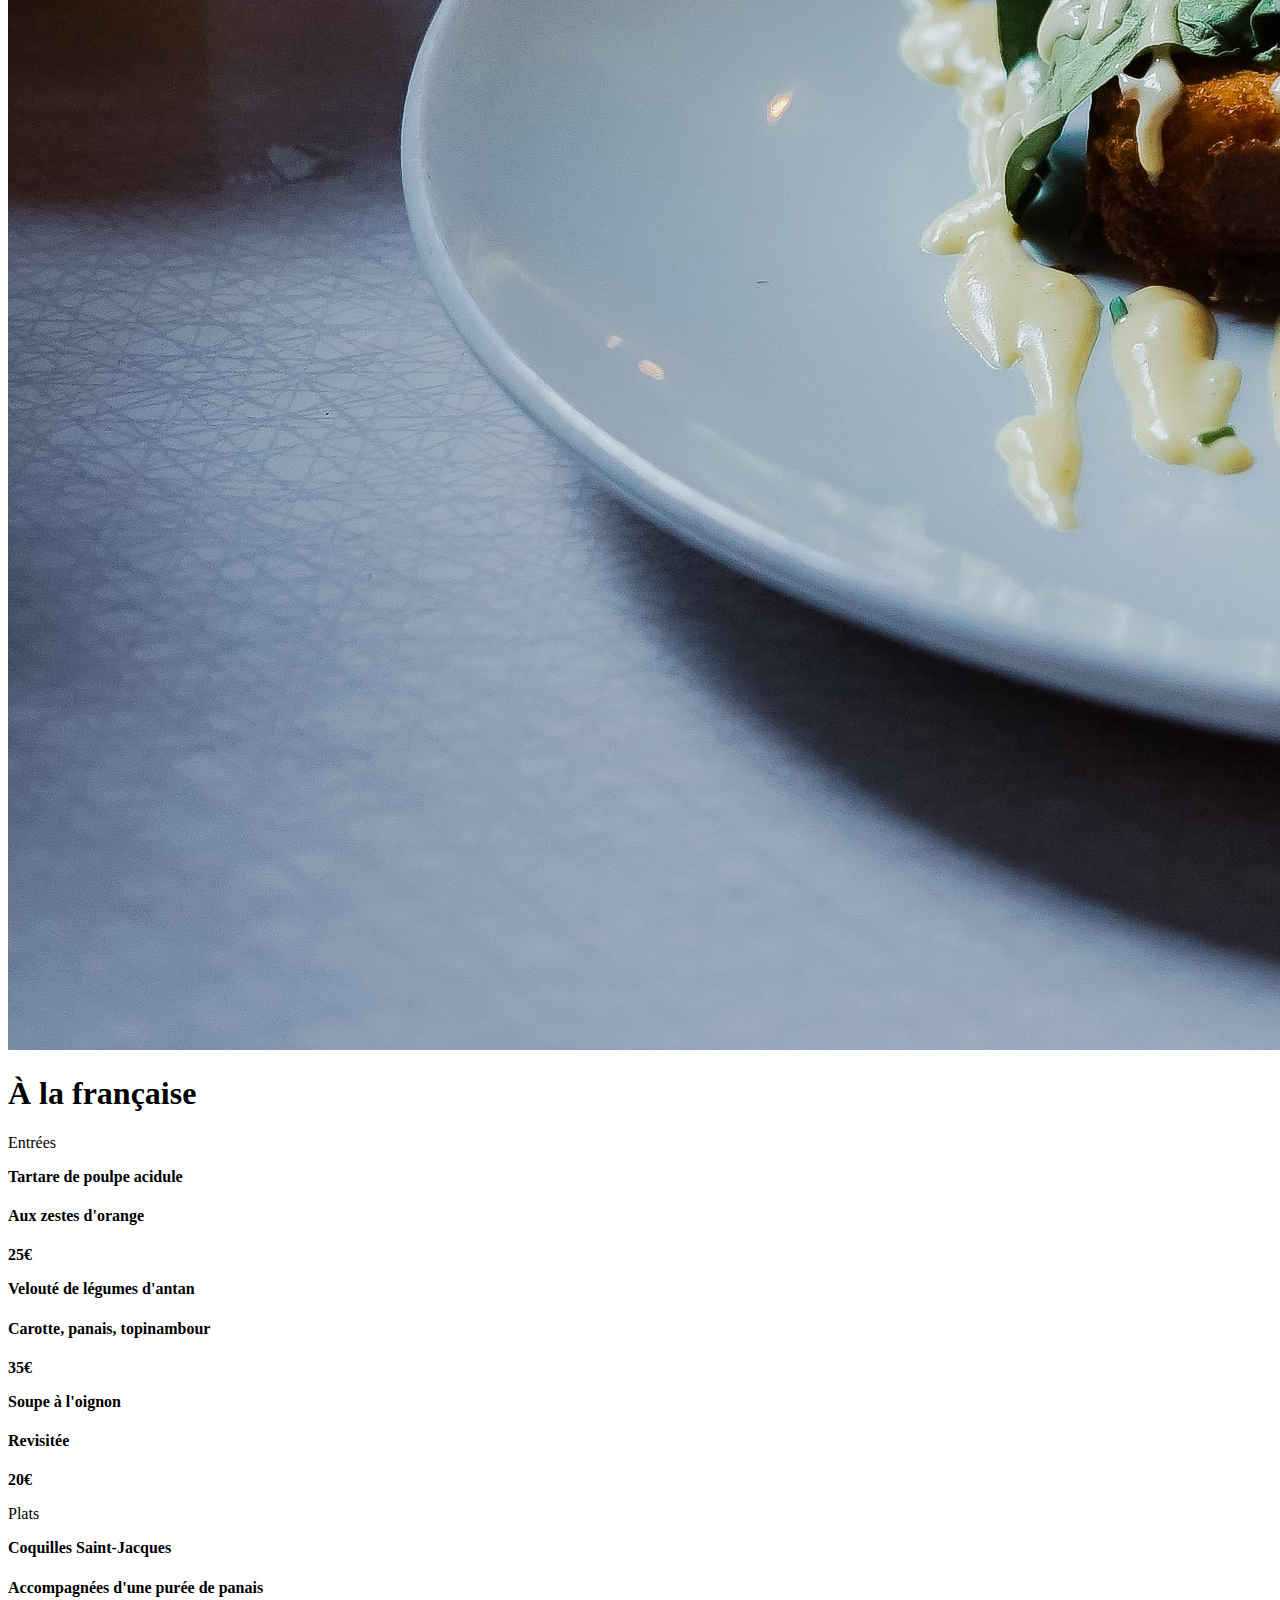
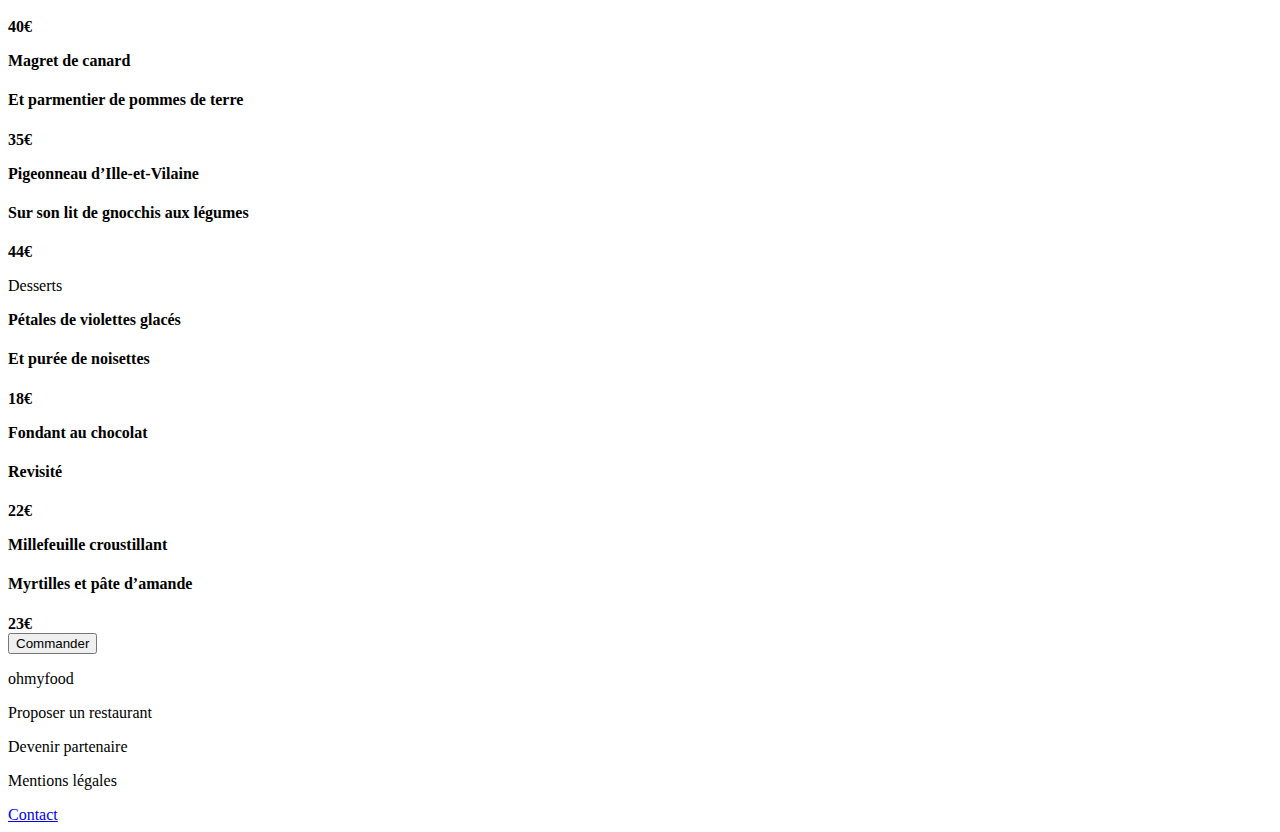
<file: resto3.html>
<!DOCTYPE html>
<html lang="en">
<head>

    <link rel="stylesheet" href="css/cssresto1.scss">
    <link
    rel="stylesheet"
    href="https://use.fontawesome.com/releases/v5.15.3/css/all.css"
    integrity="sha384-SZXxX4whJ79/gErwcOYf+zWLeJdY/qpuqC4cAa9rOGUstPomtqpuNWT9wdPEn2fk"
    crossorigin="anonymous"
    />
    <link href="https://fonts.googleapis.com/css2?family=Roboto:ital,wght@0,300;0,400;0,500;0,700;1,300;1,400;1,500&display=swap" rel="stylesheet">
    <link href="https://fonts.googleapis.com/css2?family=Shrikhand&display=swap" rel="stylesheet">
    <meta charset="UTF-8">
    <meta http-equiv="X-UA-Compatible" content="IE=edge">
    <meta name="viewport" content="width=device-width, initial-scale=1.0">
    <title>À la française</title>
</head>
<body>
  <header>
    <a href="index.html" style="text-decoration: none; color: black;"><i class="fas fa-arrow-left"></i></a>
    <div class="logo"><a href="#">ohmyfood</a></div>
  
</header>

    <main>

        <div class="imagemenu"><img src="images/restaurants/toa-heftiba-DQKerTsQwi0-unsplash.jpg"></div>


        <div class="partie3">

            <div class="titrep3">
                <h1>À la française</h1>
                <i  class="far fa-heart"></i>
            </div>
   
             <div id="contain">
   
              <div class="p1">
                  <div class="entree">Entrées</div>
                    <div class="case1 effet-opacity">
                      <div class="contenup1" >

                        <div class="detail"> 
                                <div class="menu">    
                                  <p><b>Tartare de poulpe acidule </b></p>
                                  <h4>
                                    Aux zestes d'orange
                                  </h4>
                                </div>   
                                <div class="pricemenu">  
                                  <b>25€</b>
                                </div>    
                        </div>
                        <div class="validation">
                            <i class="fas fa-check-circle"></i>
                        </div>

                      </div>  
                    </div>  

                    <div class="case2 effet-opacity">
                      <div class="contenup1" >

                        <div class="detail"> 
                                <div class="menu">    
                                  <p><b>Velouté de légumes d'antan</b></p>
                                  <h4>Carotte, panais, topinambour</h4>
                                </div>   
                                <div class="pricemenu">  
                                  <b>35€</b>
                                </div>    
                        </div>
                        <div class="validation">
                            <i class="fas fa-check-circle"></i>
                        </div>

                      </div>  
                    </div>  
   
                    <div class="case3 effet-opacity">
                      <div class="contenup1" >

                        <div class="detail"> 
                                <div class="menu">    
                                  <p><b>Soupe à l'oignon</b></p>
                                  <h4>Revisitée </h4>
                                </div>   
                                <div class="pricemenu">  
                                  <b>20€</b>
                                </div>    
                        </div>
                        <div class="validation">
                            <i class="fas fa-check-circle"></i>
                        </div>

                      </div>  
                    </div> 
              
              </div>  

              <div class="p2">
                  <p class="entree2">Plats</p>
                  
                  <div class="case4 effet-opacity">
                    <div class="contenup1" >

                      <div class="detail"> 
                              <div class="menu">    
                                <p><b>Coquilles Saint-Jacques</b></p>
                                <h4>Accompagnées d'une purée de panais</h4>
                              </div>   
                              <div class="pricemenu">  
                                <b>40€</b>
                              </div>    
                      </div>
                      <div class="validation">
                          <i class="fas fa-check-circle"></i>
                      </div>

                    </div>  
                  </div> 
                    
                  <div class="case5 effet-opacity">
                      <div class="contenup1" >

                        <div class="detail"> 
                                <div class="menu">    
                                  <p><b>Magret de canard</b></p>
                                  <h4>Et parmentier de pommes de terre</h4>
                                </div>   
                                <div class="pricemenu">  
                                  <b>35€</b>
                                </div>    
                        </div>
                        <div class="validation">
                            <i class="fas fa-check-circle"></i>
                        </div>

                      </div>  
                    </div> 

                    <div class="case6 effet-opacity">
                      <div class="contenup1" >

                        <div class="detail"> 
                                <div class="menu">    
                                  <p><b>Pigeonneau d’Ille-et-Vilaine</b></p>
                                  <h4>Sur son lit de gnocchis aux légumes</h4>
                                </div>   
                                <div class="pricemenu">  
                                  <b>44€</b>
                                </div>    
                        </div>
                        <div class="validation">
                            <i class="fas fa-check-circle"></i>
                        </div>

                      </div>  
                    </div> 
              </div>  
              <div class="p3">
                  <p class="entree3">Desserts</p>

                  <div class="case7 effet-opacity">
                    <div class="contenup1" >

                      <div class="detail"> 
                              <div class="menu">    
                                <p><b>Pétales de violettes glacés</b></p>
                                <h4>Et purée de noisettes</h4>
                              </div>   
                              <div class="pricemenu">  
                                <b>18€</b>
                              </div>    
                      </div>
                      <div class="validation">
                          <i class="fas fa-check-circle"></i>
                      </div>

                    </div>  
                  </div> 

                  <div class="case8 effet-opacity">
                    <div class="contenup1" >

                      <div class="detail"> 
                              <div class="menu">    
                                <p><b>Fondant au chocolat</b></p>
                                <h4>Revisité</h4>
                              </div>   
                              <div class="pricemenu">  
                                <b>22€</b>
                              </div>    
                      </div>
                      <div class="validation">
                          <i class="fas fa-check-circle"></i>
                      </div>

                    </div>  
                  </div> 

                  <div class="case9 effet-opacity">
                    <div class="contenup1" >

                      <div class="detail"> 
                              <div class="menu">    
                                <p><b>Millefeuille croustillant</b></p>
                                <h4>Myrtilles et pâte d’amande</h4>
                              </div>   
                              <div class="pricemenu">  
                                <b>23€</b>
                              </div>    
                      </div>
                      <div class="validation">
                          <i class="fas fa-check-circle"></i>
                      </div>

                    </div>  
                  </div> 
                </div>    
             </div>    
             <div class="btncmd">        
              <button> Commander</button>
            </div>  

           </div>

    </main>
    <footer>

      <div class="contenufooter">
          <div class="titrefooter"><p>ohmyfood</p></div>
          <div class="f1">
              <i class="fas fa-utensils"></i>
              <p>Proposer un restaurant</p>
          </div>
          <div class="f2">
              <i class="fas fa-hands-helping"></i>
              <p>Devenir partenaire</p>
          </div>
          <div class="mention">
              <p>Mentions légales</p>
          </div>
          <div class="contact">
              <a href="mailto:juniorclass@gmail.com">Contact</a>
          </div>
      </div>
  </footer> 


</body>
</html>
</file>
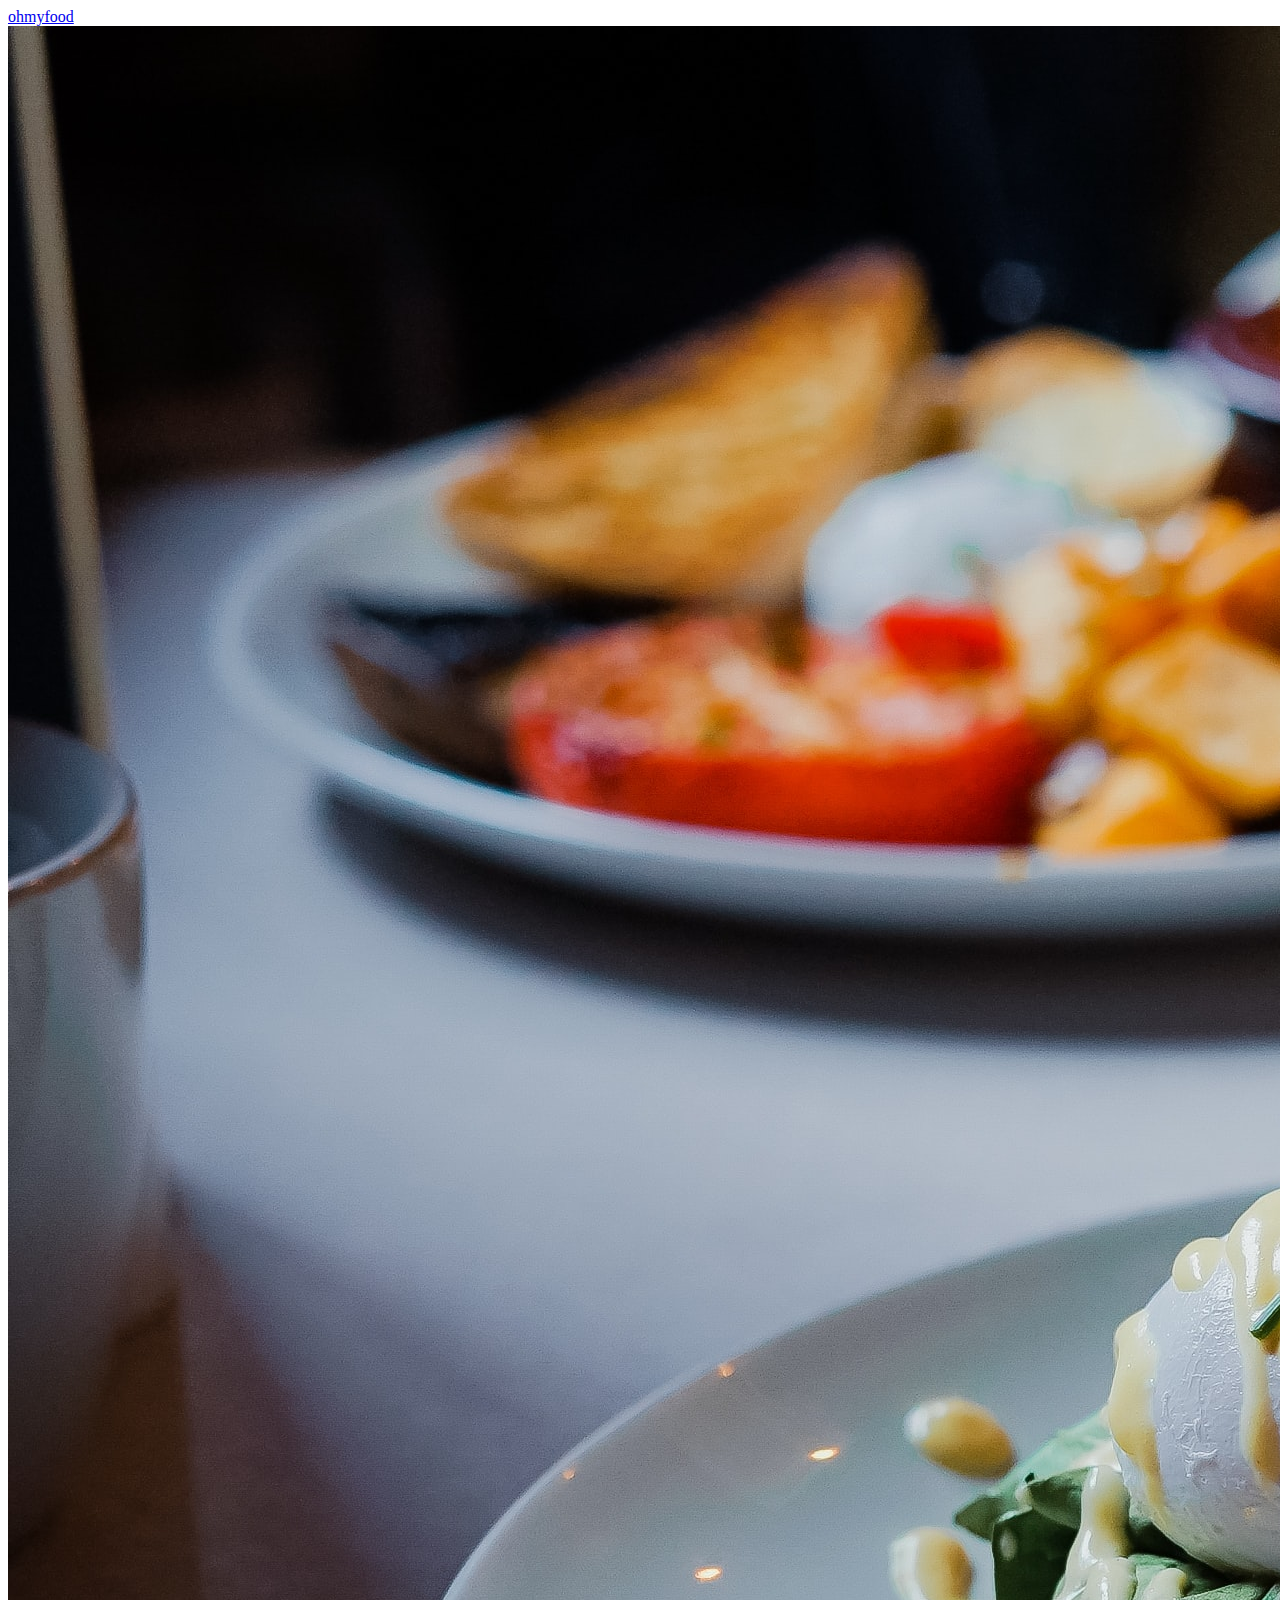
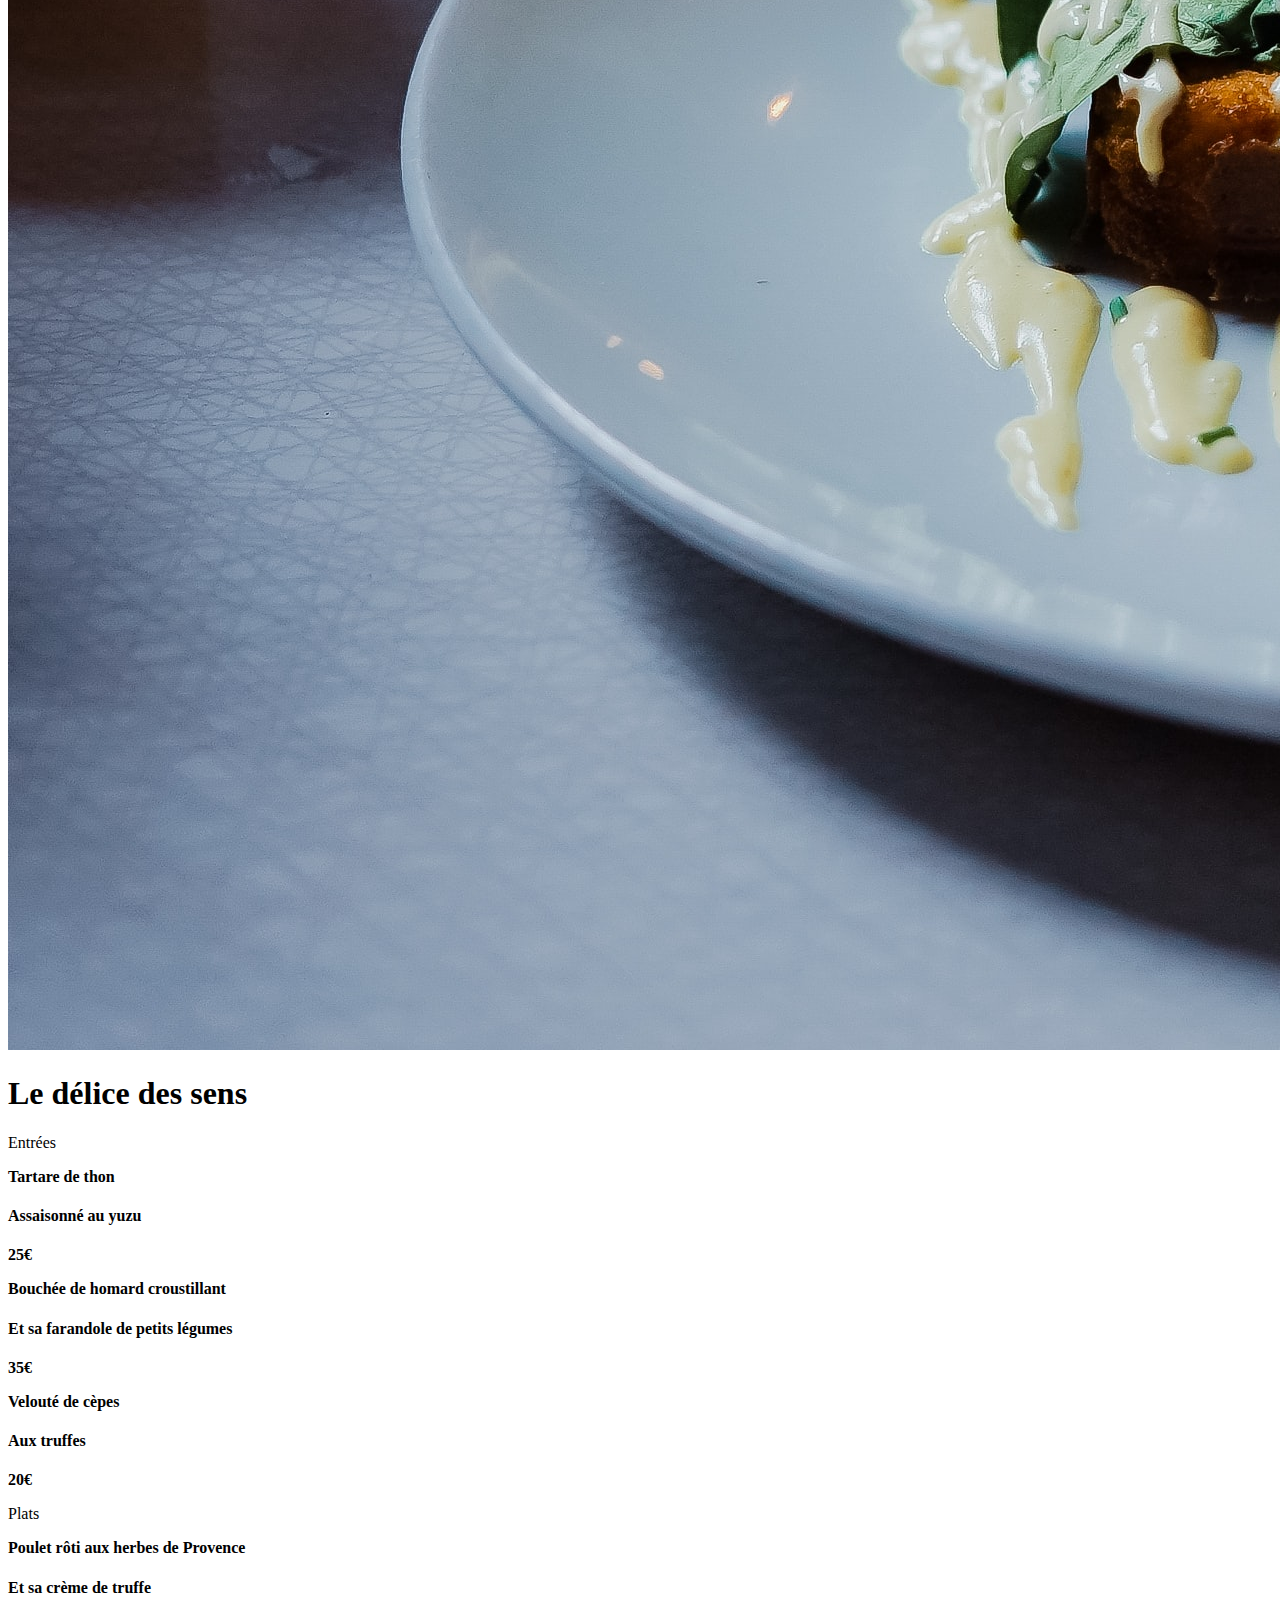
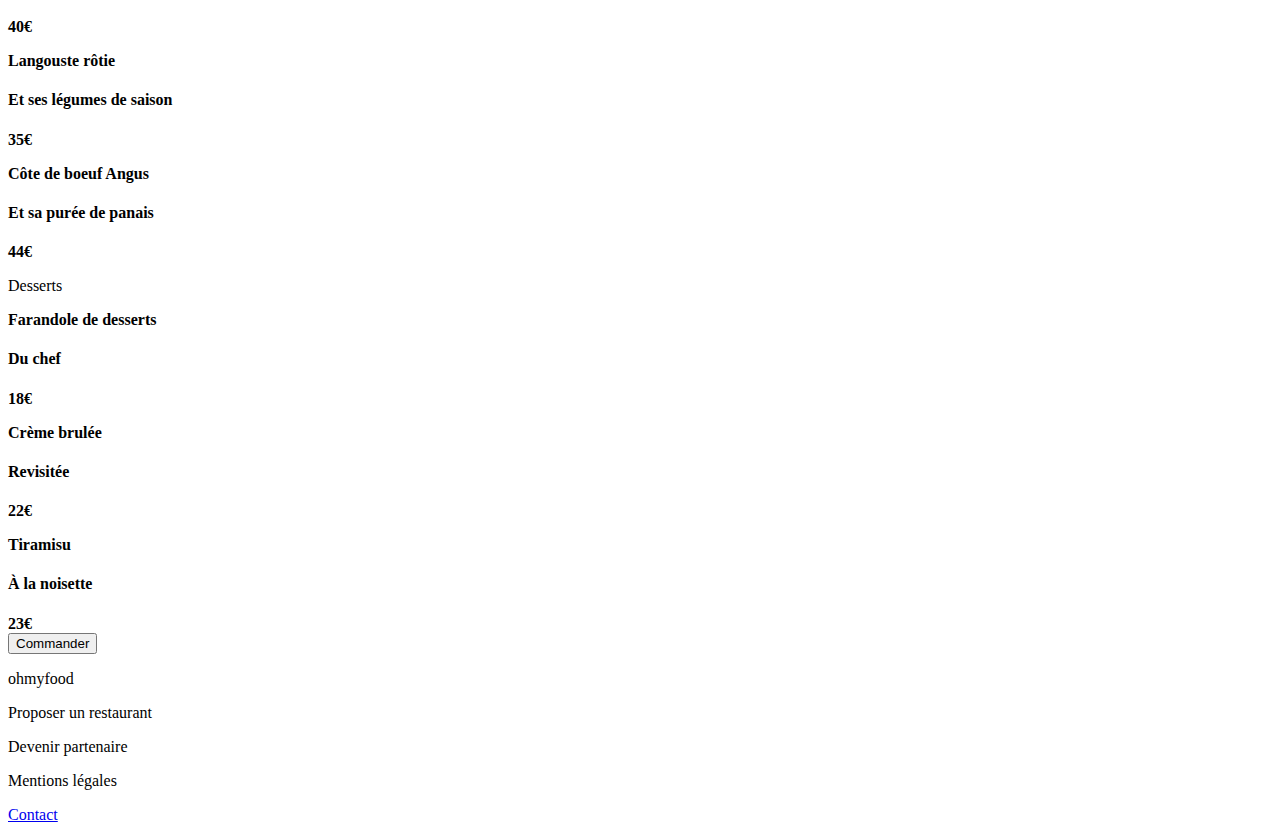
<file: resto4.html>
<!DOCTYPE html>
<html lang="en">
<head>

    <link rel="stylesheet" href="css/cssresto1.scss">
    <link
    rel="stylesheet"
    href="https://use.fontawesome.com/releases/v5.15.3/css/all.css"
    integrity="sha384-SZXxX4whJ79/gErwcOYf+zWLeJdY/qpuqC4cAa9rOGUstPomtqpuNWT9wdPEn2fk"
    crossorigin="anonymous"
    />
    <link href="https://fonts.googleapis.com/css2?family=Roboto:ital,wght@0,300;0,400;0,500;0,700;1,300;1,400;1,500&display=swap" rel="stylesheet">
    <link href="https://fonts.googleapis.com/css2?family=Shrikhand&display=swap" rel="stylesheet">
    <meta charset="UTF-8">
    <meta http-equiv="X-UA-Compatible" content="IE=edge">
    <meta name="viewport" content="width=device-width, initial-scale=1.0">
    <title>Le délice des sens</title>
</head>
<body>
  <header>
    <a href="index.html" style="text-decoration: none; color: black;"><i class="fas fa-arrow-left"></i></a>
    <div class="logo"><a href="#">ohmyfood</a></div>
  
</header>

    <main>

        <div class="imagemenu"><img src="images/restaurants/toa-heftiba-DQKerTsQwi0-unsplash.jpg"></div>


        <div class="partie3">

            <div class="titrep3">
                <h1>Le délice des sens</h1>
                <i  class="far fa-heart"></i>
            </div>
   
            <div id="contain">
   
              <div class="p1">
                  <div class="entree">Entrées</div>
                    <div class="case1 effet-opacity">
                      <div class="contenup1" >
                        <div class="detail"> 
                                <div class="menu">    
                                  <p><b>Tartare de thon</b></p>
                                  <h4>
                                    Assaisonné au yuzu
                                  </h4>
                                </div>   
                                <div class="pricemenu">  
                                  <b>25€</b>
                                </div>    
                        </div>
                        <div class="validation">
                            <i class="fas fa-check-circle"></i>
                        </div>
                      </div>  
                    </div>  

                    <div class="case2 effet-opacity">
                      <div class="contenup1" >
                        <div class="detail"> 
                                <div class="menu">    
                                  <p><b>Bouchée de homard croustillant</b></p>
                                  <h4>Et sa farandole de petits légumes</h4>
                                </div>   
                                <div class="pricemenu">  
                                  <b>35€</b>
                                </div>    
                        </div>
                        <div class="validation">
                            <i class="fas fa-check-circle"></i>
                        </div>
                      </div>  
                    </div>  
   
                    <div class="case3 effet-opacity">
                      <div class="contenup1" >
                        <div class="detail"> 
                                <div class="menu">    
                                  <p><b>Velouté de cèpes</b></p>
                                  <h4>Aux truffes</h4>
                                </div>   
                                <div class="pricemenu">  
                                  <b>20€</b>
                                </div>    
                        </div>
                        <div class="validation">
                            <i class="fas fa-check-circle"></i>
                        </div>

                      </div>  
                    </div>    
                </div>  

                <div class="p2">
                  <p class="entree2">Plats</p> 
                  <div class="case4 effet-opacity">
                    <div class="contenup1" >
                      <div class="detail"> 
                              <div class="menu">    
                                <p><b>Poulet rôti aux herbes de Provence</b></p>
                                <h4>Et sa crème de truffe</h4>
                              </div>   
                              <div class="pricemenu">  
                                <b>40€</b>
                              </div>    
                      </div>
                      <div class="validation">
                          <i class="fas fa-check-circle"></i>
                      </div>

                    </div>  
                  </div> 
                    
                  <div class="case5 effet-opacity">
                      <div class="contenup1" >
                            <div class="detail"> 
                                <div class="menu">    
                                <p><b>Langouste rôtie</b></p>
                                <h4>Et ses légumes de saison</h4>
                                </div>   
                                <div class="pricemenu">  
                                <b>35€</b>
                                </div>           
                            </div>
                            <div class="validation">
                                <i class="fas fa-check-circle"></i>
                            </div>
                      </div>  
                    </div> 

                    <div class="case6 effet-opacity">
                      <div class="contenup1" >
                            <div class="detail"> 
                                    <div class="menu">    
                                        <p><b>Côte de boeuf Angus</b></p>
                                        <h4>Et sa purée de panais</h4>
                                    </div>   
                                    <div class="pricemenu">  
                                        <b>44€</b>
                                    </div>    
                            </div>
                            <div class="validation">
                                <i class="fas fa-check-circle"></i>
                            </div>
                      </div>  
                    </div> 
              </div>  
              <div class="p3">
                  <p class="entree3">Desserts</p>
                  <div class="case7 effet-opacity">
                    <div class="contenup1" >
                      <div class="detail"> 
                              <div class="menu">    
                                <p><b>Farandole de desserts</b></p>
                                <h4>Du chef</h4>
                              </div>   
                              <div class="pricemenu">  
                                <b>18€</b>
                              </div>    
                      </div>
                      <div class="validation">
                          <i class="fas fa-check-circle"></i>
                      </div>
                    </div>  
                  </div> 

                  <div class="case8 effet-opacity">
                    <div class="contenup1" >
                        <div class="detail"> 
                              <div class="menu">    
                                    <p><b>Crème brulée</b></p>
                                    <h4>Revisitée</h4>
                              </div>   
                              <div class="pricemenu">  
                                  <b>22€</b>
                              </div>    
                        </div>
                        <div class="validation">
                             <i class="fas fa-check-circle"></i>
                        </div>
                    </div>  
                  </div> 

                  <div class="case9 effet-opacity">
                    <div class="contenup1" >

                      <div class="detail"> 
                              <div class="menu">    
                                <p><b>Tiramisu</b></p>
                                <h4>À la noisette</h4>
                              </div>   
                              <div class="pricemenu">  
                                <b>23€</b>
                              </div>    
                      </div>
                      <div class="validation">
                          <i class="fas fa-check-circle"></i>
                      </div>

                    </div>  
                  </div> 
                </div>    
             </div>    
             <div class="btncmd">        
              <button> Commander</button>
            </div>  

           </div>

    </main>
    <footer>

      <div class="contenufooter">
          <div class="titrefooter"><p>ohmyfood</p></div>
          <div class="f1">
              <i class="fas fa-utensils"></i>
              <p>Proposer un restaurant</p>
          </div>
          <div class="f2">
              <i class="fas fa-hands-helping"></i>
              <p>Devenir partenaire</p>
          </div>
          <div class="mention">
              <p>Mentions légales</p>
          </div>
          <div class="contact">
              <a href="mailto:juniorclass@gmail.com">Contact</a>
          </div>
      </div>
  </footer> 


</body>
</html>
</file>
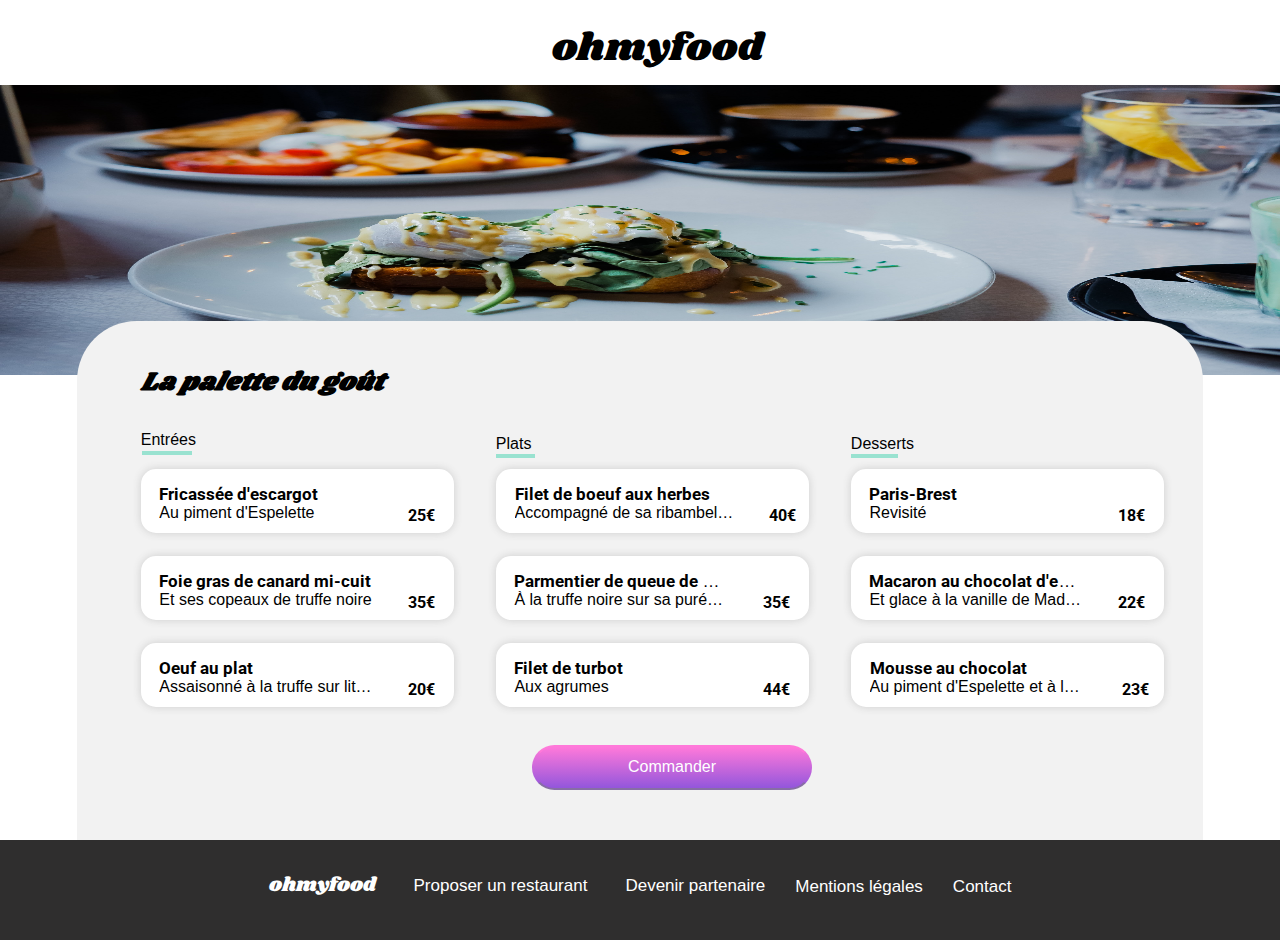
<file: Desktop/P3/resto1.html>
<!DOCTYPE html>
<html lang="en">
<head>

    <link rel="stylesheet" href="css/cssresto1.css">
    <link
    rel="stylesheet"
    href="https://use.fontawesome.com/releases/v5.15.3/css/all.css"
    integrity="sha384-SZXxX4whJ79/gErwcOYf+zWLeJdY/qpuqC4cAa9rOGUstPomtqpuNWT9wdPEn2fk"
    crossorigin="anonymous"
    />
    <link href="https://fonts.googleapis.com/css2?family=Roboto:ital,wght@0,300;0,400;0,500;0,700;1,300;1,400;1,500&display=swap" rel="stylesheet">
    <link href="https://fonts.googleapis.com/css2?family=Shrikhand&display=swap" rel="stylesheet">
    <meta charset="UTF-8">
    <meta http-equiv="X-UA-Compatible" content="IE=edge">
    <meta name="viewport" content="width=device-width, initial-scale=1.0">
    <title>La palette du goût</title>
</head>
<body>
  <header>
    <a href="index.html" style="text-decoration: none; color: black;"><i class="fas fa-arrow-left"></i></a>
    <div class="logo"><a href="#">ohmyfood</a></div>
  
</header>

    <main>

        <div class="imagemenu"><img src="images/restaurants/toa-heftiba-DQKerTsQwi0-unsplash.jpg"></div>


        <div class="partie3">

            <div class="titrep3">
                <h1>La palette du goût</h1>
                <i  class="far fa-heart"></i>
            </div>
   
             <div id="contain">
   
              <div class="p1">
                  <div class="entree">Entrées</div>
                    <div class="case1 effet-opacity">
                      <div class="contenup1" >

                        <div class="detail"> 
                                <div class="menu">    
                                  <p><b>Fricassée d'escargot</b></p>
                                  <h4>
                                    Au piment d'Espelette
                                  </h4>
                                </div>   
                                <div class="pricemenu">  
                                  <b>25€</b>
                                </div>    
                        </div>
                        <div class="validation">
                            <i class="fas fa-check-circle"></i>
                        </div>

                      </div>  
                    </div>  

                    <div class="case2 effet-opacity">
                      <div class="contenup1" >

                        <div class="detail"> 
                                <div class="menu">    
                                  <p><b>Foie gras de canard mi-cuit</b></p>
                                  <h4>Et ses copeaux de truffe noire</h4>
                                </div>   
                                <div class="pricemenu">  
                                  <b>35€</b>
                                </div>    
                        </div>
                        <div class="validation">
                            <i class="fas fa-check-circle"></i>
                        </div>

                      </div>  
                    </div>  
   
                    <div class="case3 effet-opacity">
                      <div class="contenup1" >

                        <div class="detail"> 
                                <div class="menu">    
                                  <p><b>Oeuf au plat</b></p>
                                  <h4>Assaisonné à la truffe sur lit de caviar</h4>
                                </div>   
                                <div class="pricemenu">  
                                  <b>20€</b>
                                </div>    
                        </div>
                        <div class="validation">
                            <i class="fas fa-check-circle"></i>
                        </div>

                      </div>  
                    </div> 
              
              </div>  

              <div class="p2">
                  <p class="entree2">Plats</p>
                  
                  <div class="case4 effet-opacity">
                    <div class="contenup1" >

                      <div class="detail"> 
                              <div class="menu">    
                                <p><b>Filet de boeuf aux herbes</b></p>
                                <h4>Accompagné de sa ribambelle de légumes</h4>
                              </div>   
                              <div class="pricemenu">  
                                <b>40€</b>
                              </div>    
                      </div>
                      <div class="validation">
                          <i class="fas fa-check-circle"></i>
                      </div>

                    </div>  
                  </div> 
                    
                  <div class="case5 effet-opacity">
                      <div class="contenup1" >

                        <div class="detail"> 
                                <div class="menu">    
                                  <p><b>Parmentier de queue de boeuf</b></p>
                                  <h4>À la truffe noire sur sa purée de panais</h4>
                                </div>   
                                <div class="pricemenu">  
                                  <b>35€</b>
                                </div>    
                        </div>
                        <div class="validation">
                            <i class="fas fa-check-circle"></i>
                        </div>

                      </div>  
                    </div> 

                    <div class="case6 effet-opacity">
                      <div class="contenup1" >

                        <div class="detail"> 
                                <div class="menu">    
                                  <p><b>Filet de turbot</b></p>
                                  <h4>Aux agrumes</h4>
                                </div>   
                                <div class="pricemenu">  
                                  <b>44€</b>
                                </div>    
                        </div>
                        <div class="validation">
                            <i class="fas fa-check-circle"></i>
                        </div>

                      </div>  
                    </div> 
              </div>  
              <div class="p3">
                  <p class="entree3">Desserts</p>

                  <div class="case7 effet-opacity">
                    <div class="contenup1" >

                      <div class="detail"> 
                              <div class="menu">    
                                <p><b>Paris-Brest</b></p>
                                <h4>Revisité</h4>
                              </div>   
                              <div class="pricemenu">  
                                <b>18€</b>
                              </div>    
                      </div>
                      <div class="validation">
                          <i class="fas fa-check-circle"></i>
                      </div>

                    </div>  
                  </div> 

                  <div class="case8 effet-opacity">
                    <div class="contenup1" >

                      <div class="detail"> 
                              <div class="menu">    
                                <p><b>Macaron au chocolat d'exception </b></p>
                                <h4>Et glace à la vanille de Madagascar</h4>
                              </div>   
                              <div class="pricemenu">  
                                <b>22€</b>
                              </div>    
                      </div>
                      <div class="validation">
                          <i class="fas fa-check-circle"></i>
                      </div>

                    </div>  
                  </div> 

                  <div class="case9 effet-opacity">
                    <div class="contenup1" >

                      <div class="detail"> 
                              <div class="menu">    
                                <p><b>Mousse au chocolat </b></p>
                                <h4>Au piment d'Espelette et à la truffe noire</h4>
                              </div>   
                              <div class="pricemenu">  
                                <b>23€</b>
                              </div>    
                      </div>
                      <div class="validation">
                          <i class="fas fa-check-circle"></i>
                      </div>

                    </div>  
                  </div> 
                </div>    
             </div>    
             <div class="btncmd">        
              <button> Commander</button>
            </div>  

           </div>

    </main>
    <footer>

      <div class="contenufooter">
          <div class="titrefooter"><p>ohmyfood</p></div>
          <div class="f1">
              <i class="fas fa-utensils"></i>
              <p>Proposer un restaurant</p>
          </div>
          <div class="f2">
              <i class="fas fa-hands-helping"></i>
              <p>Devenir partenaire</p>
          </div>
          <div class="mention">
              <p>Mentions légales</p>
          </div>
          <div class="contact">
              <a href="mailto:juniorclass@gmail.com">Contact</a>
          </div>
      </div>
  </footer> 


</body>
</html>
</file>
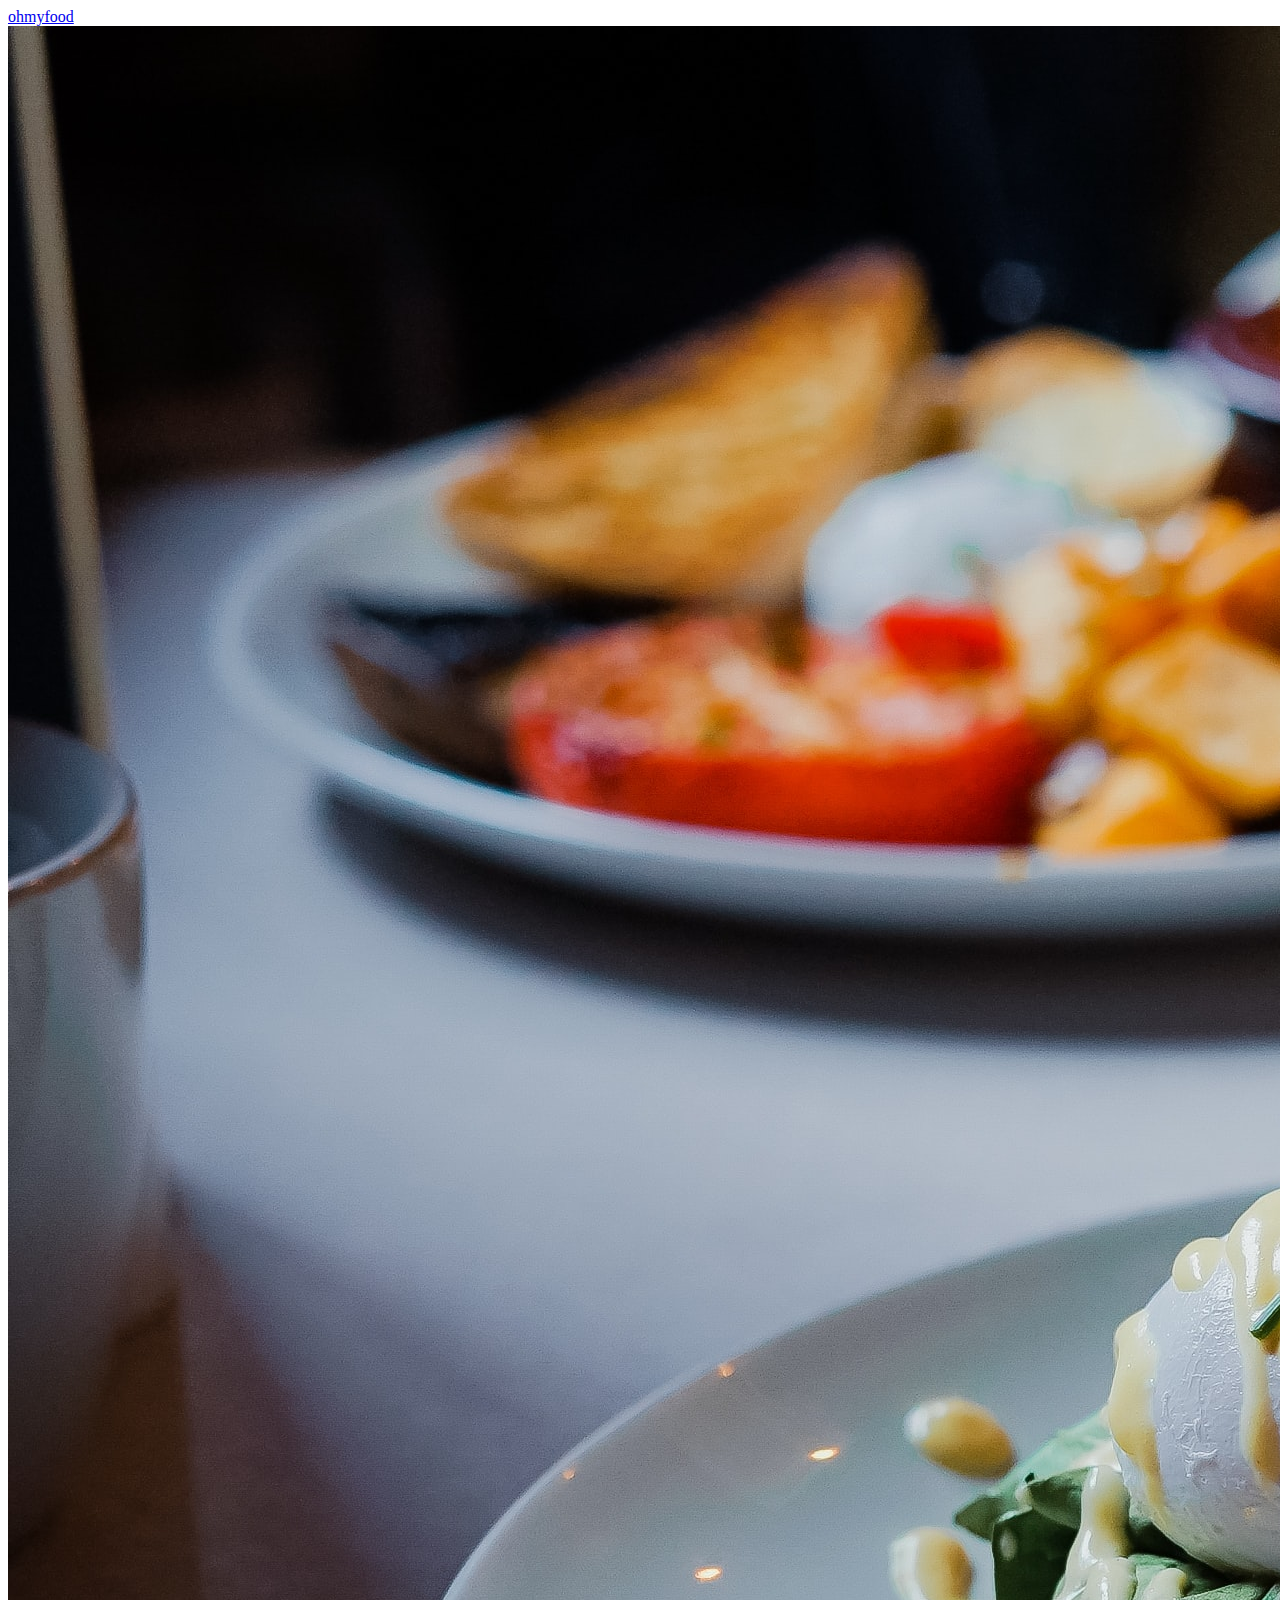
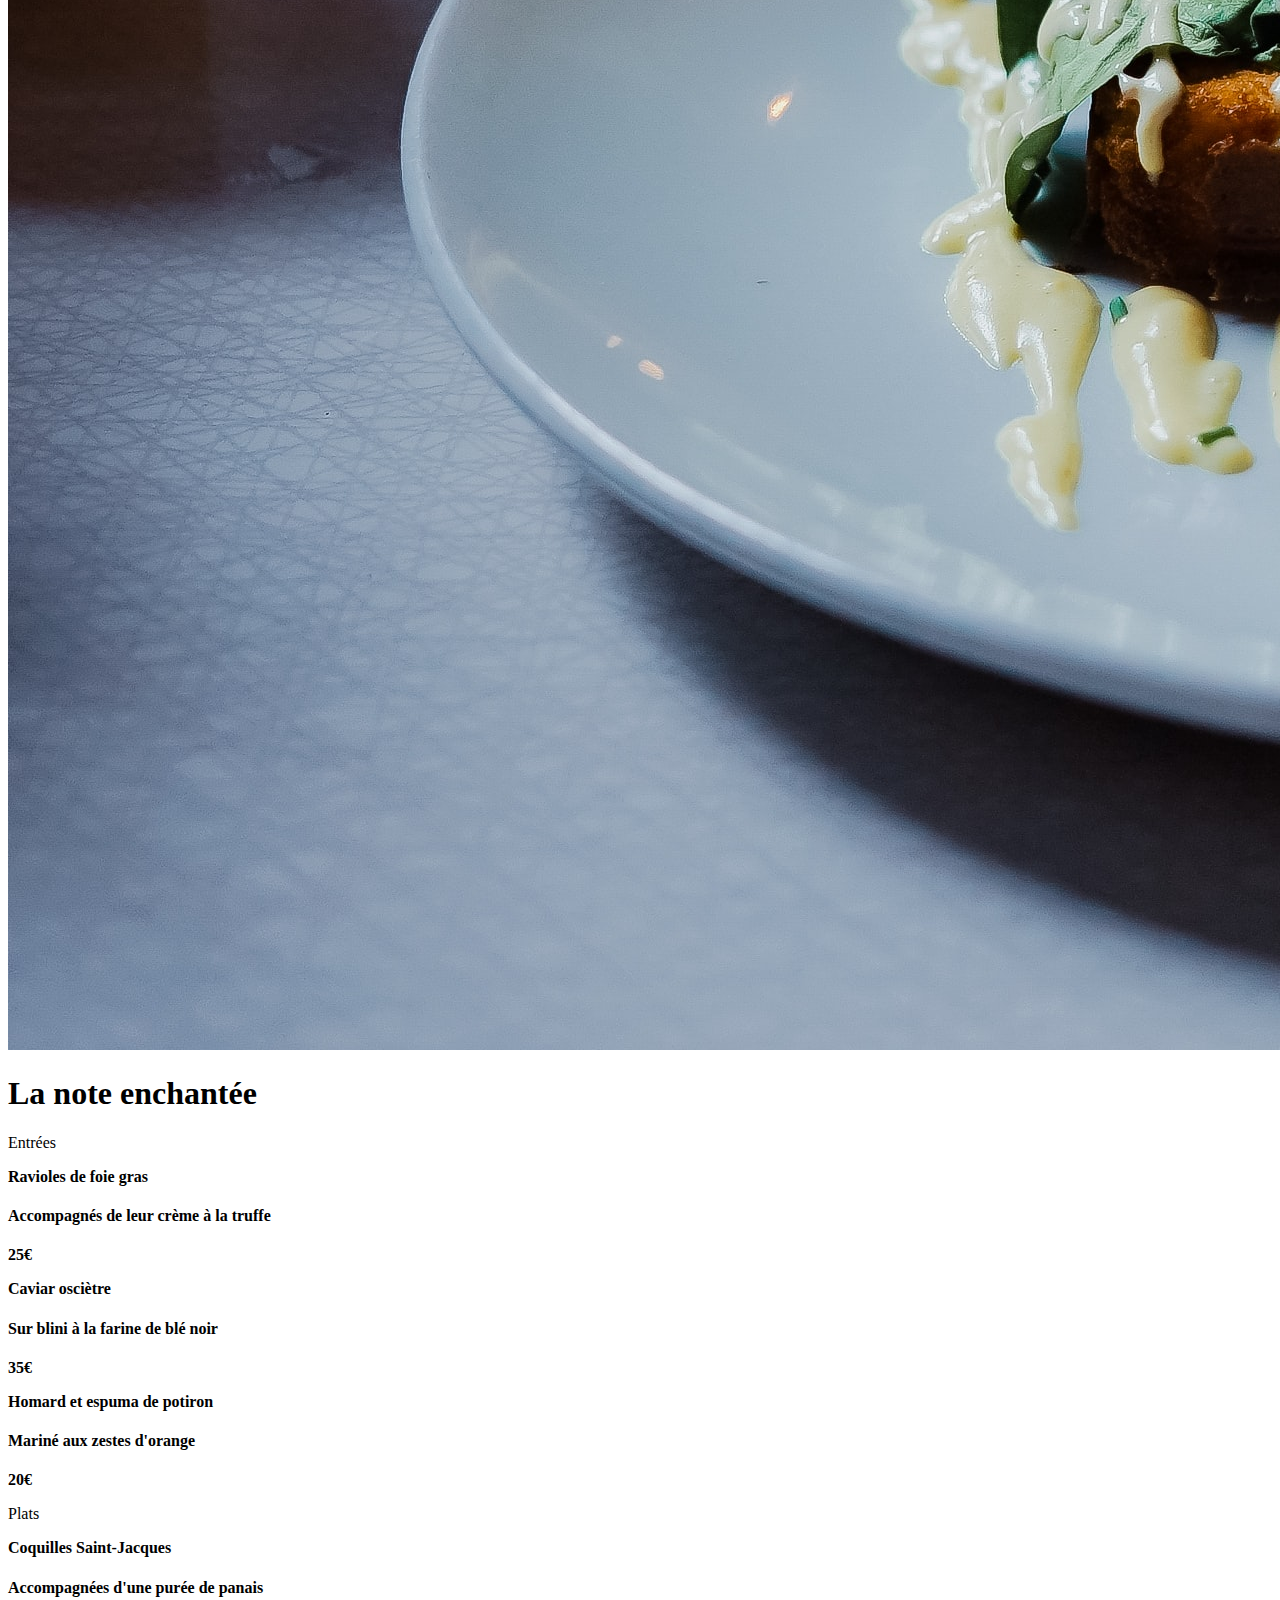
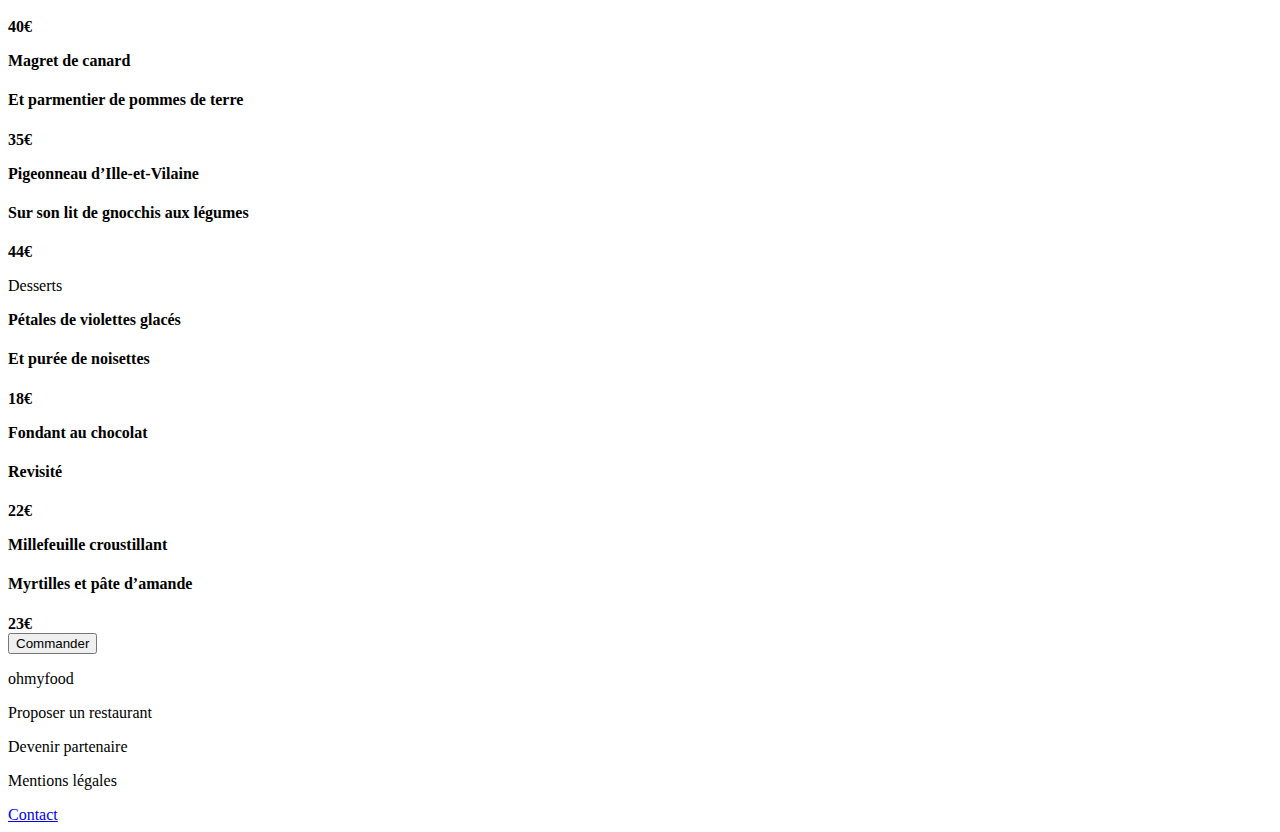
<file: Desktop/P3/resto2.html>
<!DOCTYPE html>
<html lang="en">
<head>

    <link rel="stylesheet" href="css/cssresto1.scss">
    <link
    rel="stylesheet"
    href="https://use.fontawesome.com/releases/v5.15.3/css/all.css"
    integrity="sha384-SZXxX4whJ79/gErwcOYf+zWLeJdY/qpuqC4cAa9rOGUstPomtqpuNWT9wdPEn2fk"
    crossorigin="anonymous"
    />
    <link href="https://fonts.googleapis.com/css2?family=Roboto:ital,wght@0,300;0,400;0,500;0,700;1,300;1,400;1,500&display=swap" rel="stylesheet">
    <link href="https://fonts.googleapis.com/css2?family=Shrikhand&display=swap" rel="stylesheet">
    <meta charset="UTF-8">
    <meta http-equiv="X-UA-Compatible" content="IE=edge">
    <meta name="viewport" content="width=device-width, initial-scale=1.0">
    <title>Resto1</title>
</head>
<body>
  <header>
    <a href="index.html" style="text-decoration: none; color: black;"><i class="fas fa-arrow-left"></i></a>
    <div class="logo"><a href="#">ohmyfood</a></div>
  
</header>

    <main>

        <div class="imagemenu"><img src="images/restaurants/toa-heftiba-DQKerTsQwi0-unsplash.jpg"></div>


        <div class="partie3">

            <div class="titrep3">
                <h1>La note enchantée</h1>
                <i  class="far fa-heart"></i>
            </div>
   
             <div id="contain">
   
              <div class="p1">
                  <div class="entree">Entrées</div>
                    <div class="case1 effet-opacity">
                      <div class="contenup1" >

                        <div class="detail"> 
                                <div class="menu">    
                                  <p><b>Ravioles de foie gras</b></p>
                                  <h4>
                                    Accompagnés de leur crème à la truffe
                                  </h4>
                                </div>   
                                <div class="pricemenu">  
                                  <b>25€</b>
                                </div>    
                        </div>
                        <div class="validation">
                            <i class="fas fa-check-circle"></i>
                        </div>

                      </div>  
                    </div>  

                    <div class="case2 effet-opacity">
                      <div class="contenup1" >

                        <div class="detail"> 
                                <div class="menu">    
                                  <p><b>Caviar osciètre </b></p>
                                  <h4>Sur blini à la farine de blé noir</h4>
                                </div>   
                                <div class="pricemenu">  
                                  <b>35€</b>
                                </div>    
                        </div>
                        <div class="validation">
                            <i class="fas fa-check-circle"></i>
                        </div>

                      </div>  
                    </div>  
   
                    <div class="case3 effet-opacity">
                      <div class="contenup1" >

                        <div class="detail"> 
                                <div class="menu">    
                                  <p><b>Homard et espuma de potiron</b></p>
                                  <h4>Mariné aux zestes d'orange</h4>
                                </div>   
                                <div class="pricemenu">  
                                  <b>20€</b>
                                </div>    
                        </div>
                        <div class="validation">
                            <i class="fas fa-check-circle"></i>
                        </div>

                      </div>  
                    </div> 
              
              </div>  

              <div class="p2">
                  <p class="entree2">Plats</p>
                  
                  <div class="case4 effet-opacity">
                    <div class="contenup1" >

                      <div class="detail"> 
                              <div class="menu">    
                                <p><b>Coquilles Saint-Jacques</b></p>
                                <h4>Accompagnées d'une purée de panais</h4>
                              </div>   
                              <div class="pricemenu">  
                                <b>40€</b>
                              </div>    
                      </div>
                      <div class="validation">
                          <i class="fas fa-check-circle"></i>
                      </div>

                    </div>  
                  </div> 
                    
                  <div class="case5 effet-opacity">
                      <div class="contenup1" >

                        <div class="detail"> 
                                <div class="menu">    
                                  <p><b>Magret de canard</b></p>
                                  <h4>Et parmentier de pommes de terre</h4>
                                </div>   
                                <div class="pricemenu">  
                                  <b>35€</b>
                                </div>    
                        </div>
                        <div class="validation">
                            <i class="fas fa-check-circle"></i>
                        </div>

                      </div>  
                    </div> 

                    <div class="case6 effet-opacity">
                      <div class="contenup1" >

                        <div class="detail"> 
                                <div class="menu">    
                                  <p><b>Pigeonneau d’Ille-et-Vilaine</b></p>
                                  <h4>Sur son lit de gnocchis aux légumes</h4>
                                </div>   
                                <div class="pricemenu">  
                                  <b>44€</b>
                                </div>    
                        </div>
                        <div class="validation">
                            <i class="fas fa-check-circle"></i>
                        </div>

                      </div>  
                    </div> 
              </div>  
              <div class="p3">
                  <p class="entree3">Desserts</p>

                  <div class="case7 effet-opacity">
                    <div class="contenup1" >

                      <div class="detail"> 
                              <div class="menu">    
                                <p><b>Pétales de violettes glacés</b></p>
                                <h4>Et purée de noisettes</h4>
                              </div>   
                              <div class="pricemenu">  
                                <b>18€</b>
                              </div>    
                      </div>
                      <div class="validation">
                          <i class="fas fa-check-circle"></i>
                      </div>

                    </div>  
                  </div> 

                  <div class="case8 effet-opacity">
                    <div class="contenup1" >

                      <div class="detail"> 
                              <div class="menu">    
                                <p><b>Fondant au chocolat</b></p>
                                <h4>Revisité</h4>
                              </div>   
                              <div class="pricemenu">  
                                <b>22€</b>
                              </div>    
                      </div>
                      <div class="validation">
                          <i class="fas fa-check-circle"></i>
                      </div>

                    </div>  
                  </div> 

                  <div class="case9 effet-opacity">
                    <div class="contenup1" >

                      <div class="detail"> 
                              <div class="menu">    
                                <p><b>Millefeuille croustillant</b></p>
                                <h4>Myrtilles et pâte d’amande</h4>
                              </div>   
                              <div class="pricemenu">  
                                <b>23€</b>
                              </div>    
                      </div>
                      <div class="validation">
                          <i class="fas fa-check-circle"></i>
                      </div>

                    </div>  
                  </div> 
                </div>    
             </div>    
             <div class="btncmd">        
              <button> Commander</button>
            </div>  

           </div>

    </main>
    <footer>

      <div class="contenufooter">
          <div class="titrefooter"><p>ohmyfood</p></div>
          <div class="f1">
              <i class="fas fa-utensils"></i>
              <p>Proposer un restaurant</p>
          </div>
          <div class="f2">
              <i class="fas fa-hands-helping"></i>
              <p>Devenir partenaire</p>
          </div>
          <div class="mention">
              <p>Mentions légales</p>
          </div>
          <div class="contact">
              <a href="mailto:juniorclass@gmail.com">Contact</a>
          </div>
      </div>
  </footer> 


</body>
</html>
</file>
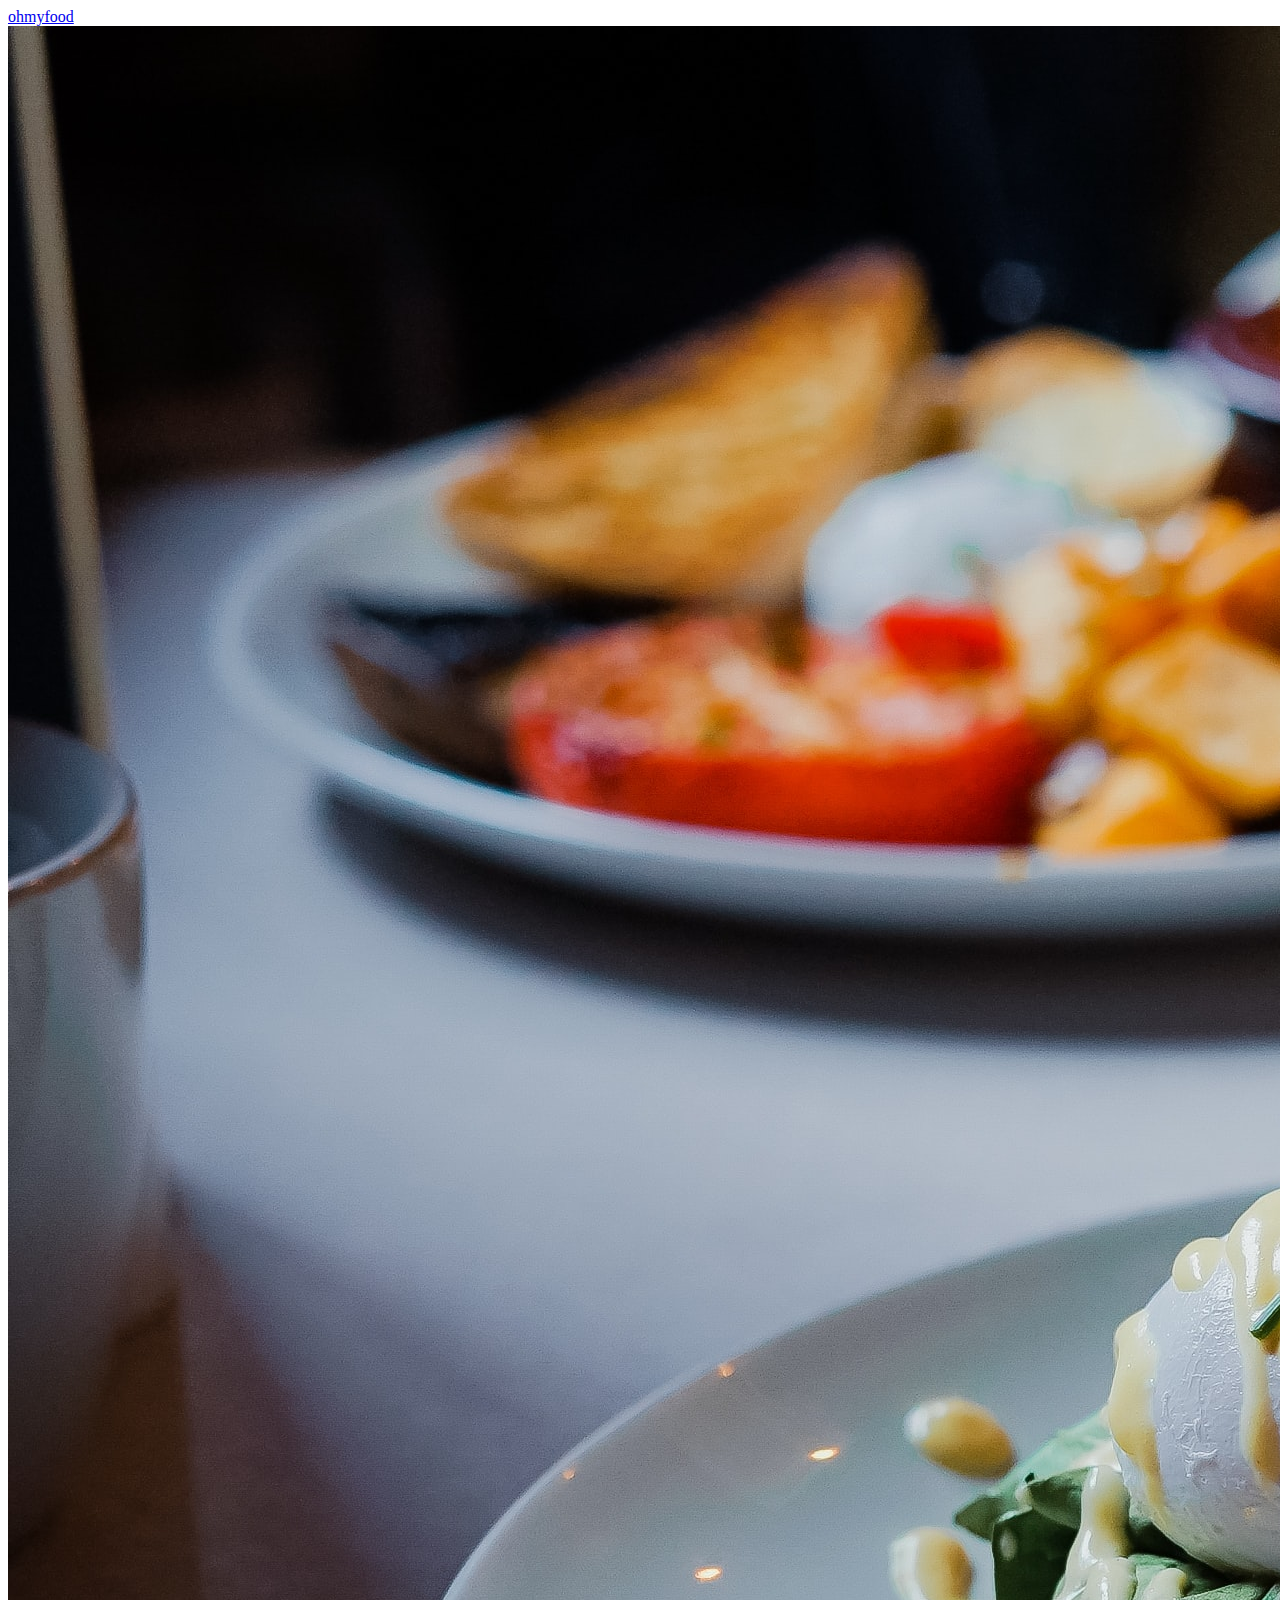
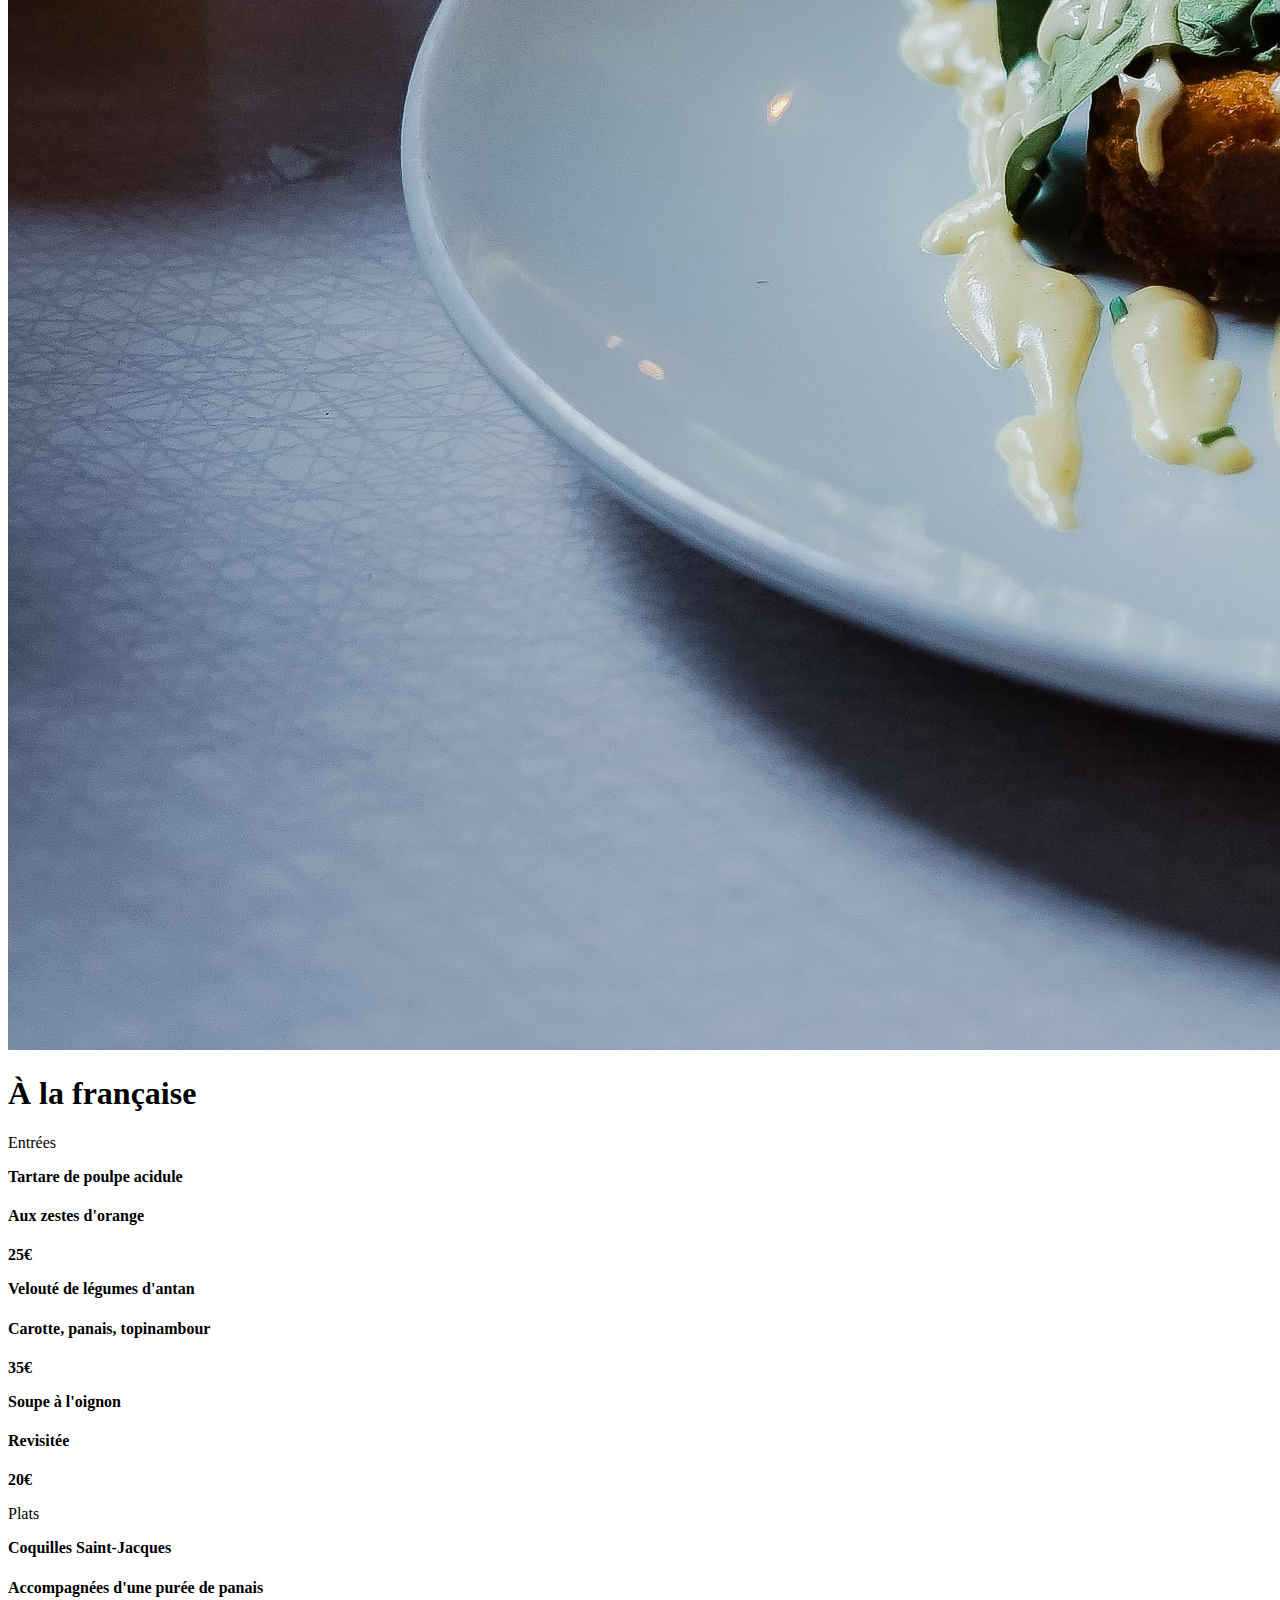
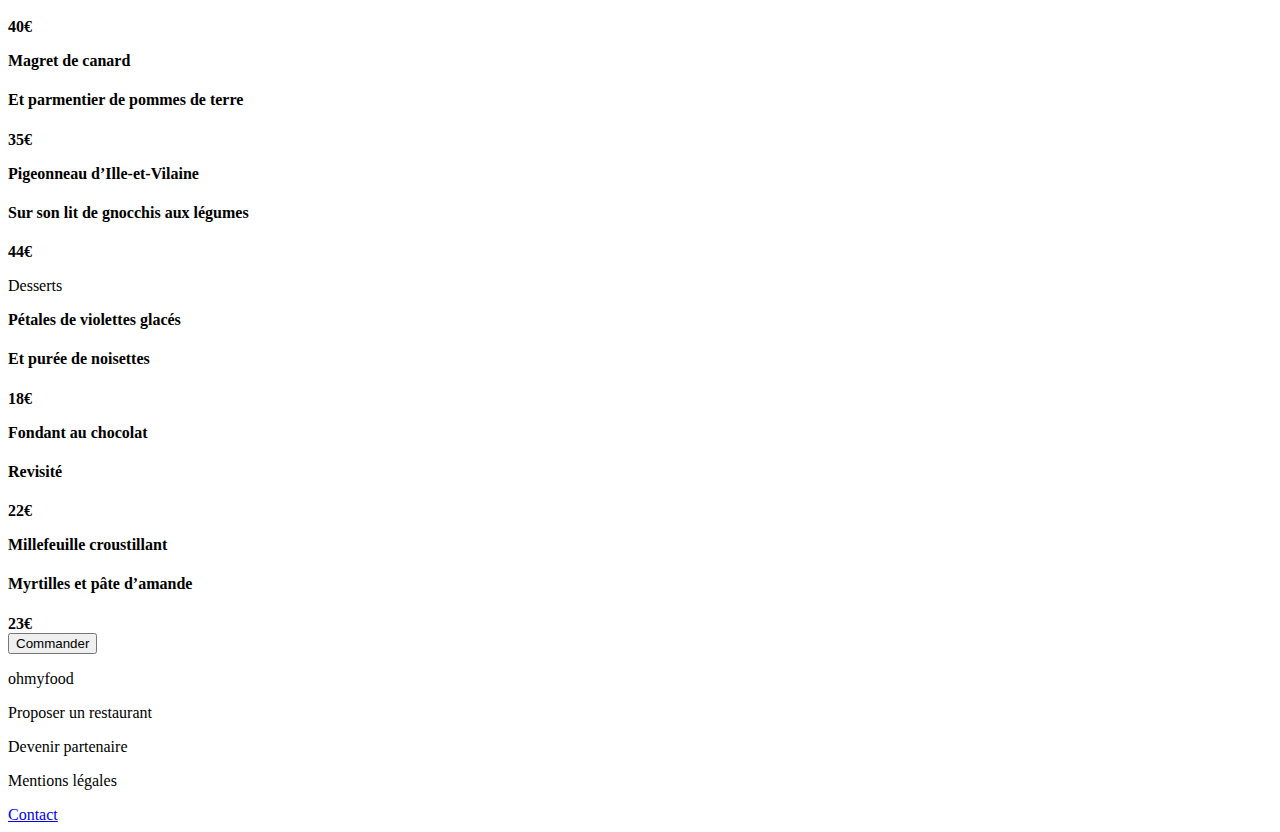
<file: Desktop/P3/resto3.html>
<!DOCTYPE html>
<html lang="en">
<head>

    <link rel="stylesheet" href="css/cssresto1.scss">
    <link
    rel="stylesheet"
    href="https://use.fontawesome.com/releases/v5.15.3/css/all.css"
    integrity="sha384-SZXxX4whJ79/gErwcOYf+zWLeJdY/qpuqC4cAa9rOGUstPomtqpuNWT9wdPEn2fk"
    crossorigin="anonymous"
    />
    <link href="https://fonts.googleapis.com/css2?family=Roboto:ital,wght@0,300;0,400;0,500;0,700;1,300;1,400;1,500&display=swap" rel="stylesheet">
    <link href="https://fonts.googleapis.com/css2?family=Shrikhand&display=swap" rel="stylesheet">
    <meta charset="UTF-8">
    <meta http-equiv="X-UA-Compatible" content="IE=edge">
    <meta name="viewport" content="width=device-width, initial-scale=1.0">
    <title>À la française</title>
</head>
<body>
  <header>
    <a href="index.html" style="text-decoration: none; color: black;"><i class="fas fa-arrow-left"></i></a>
    <div class="logo"><a href="#">ohmyfood</a></div>
  
</header>

    <main>

        <div class="imagemenu"><img src="images/restaurants/toa-heftiba-DQKerTsQwi0-unsplash.jpg"></div>


        <div class="partie3">

            <div class="titrep3">
                <h1>À la française</h1>
                <i  class="far fa-heart"></i>
            </div>
   
             <div id="contain">
   
              <div class="p1">
                  <div class="entree">Entrées</div>
                    <div class="case1 effet-opacity">
                      <div class="contenup1" >

                        <div class="detail"> 
                                <div class="menu">    
                                  <p><b>Tartare de poulpe acidule </b></p>
                                  <h4>
                                    Aux zestes d'orange
                                  </h4>
                                </div>   
                                <div class="pricemenu">  
                                  <b>25€</b>
                                </div>    
                        </div>
                        <div class="validation">
                            <i class="fas fa-check-circle"></i>
                        </div>

                      </div>  
                    </div>  

                    <div class="case2 effet-opacity">
                      <div class="contenup1" >

                        <div class="detail"> 
                                <div class="menu">    
                                  <p><b>Velouté de légumes d'antan</b></p>
                                  <h4>Carotte, panais, topinambour</h4>
                                </div>   
                                <div class="pricemenu">  
                                  <b>35€</b>
                                </div>    
                        </div>
                        <div class="validation">
                            <i class="fas fa-check-circle"></i>
                        </div>

                      </div>  
                    </div>  
   
                    <div class="case3 effet-opacity">
                      <div class="contenup1" >

                        <div class="detail"> 
                                <div class="menu">    
                                  <p><b>Soupe à l'oignon</b></p>
                                  <h4>Revisitée </h4>
                                </div>   
                                <div class="pricemenu">  
                                  <b>20€</b>
                                </div>    
                        </div>
                        <div class="validation">
                            <i class="fas fa-check-circle"></i>
                        </div>

                      </div>  
                    </div> 
              
              </div>  

              <div class="p2">
                  <p class="entree2">Plats</p>
                  
                  <div class="case4 effet-opacity">
                    <div class="contenup1" >

                      <div class="detail"> 
                              <div class="menu">    
                                <p><b>Coquilles Saint-Jacques</b></p>
                                <h4>Accompagnées d'une purée de panais</h4>
                              </div>   
                              <div class="pricemenu">  
                                <b>40€</b>
                              </div>    
                      </div>
                      <div class="validation">
                          <i class="fas fa-check-circle"></i>
                      </div>

                    </div>  
                  </div> 
                    
                  <div class="case5 effet-opacity">
                      <div class="contenup1" >

                        <div class="detail"> 
                                <div class="menu">    
                                  <p><b>Magret de canard</b></p>
                                  <h4>Et parmentier de pommes de terre</h4>
                                </div>   
                                <div class="pricemenu">  
                                  <b>35€</b>
                                </div>    
                        </div>
                        <div class="validation">
                            <i class="fas fa-check-circle"></i>
                        </div>

                      </div>  
                    </div> 

                    <div class="case6 effet-opacity">
                      <div class="contenup1" >

                        <div class="detail"> 
                                <div class="menu">    
                                  <p><b>Pigeonneau d’Ille-et-Vilaine</b></p>
                                  <h4>Sur son lit de gnocchis aux légumes</h4>
                                </div>   
                                <div class="pricemenu">  
                                  <b>44€</b>
                                </div>    
                        </div>
                        <div class="validation">
                            <i class="fas fa-check-circle"></i>
                        </div>

                      </div>  
                    </div> 
              </div>  
              <div class="p3">
                  <p class="entree3">Desserts</p>

                  <div class="case7 effet-opacity">
                    <div class="contenup1" >

                      <div class="detail"> 
                              <div class="menu">    
                                <p><b>Pétales de violettes glacés</b></p>
                                <h4>Et purée de noisettes</h4>
                              </div>   
                              <div class="pricemenu">  
                                <b>18€</b>
                              </div>    
                      </div>
                      <div class="validation">
                          <i class="fas fa-check-circle"></i>
                      </div>

                    </div>  
                  </div> 

                  <div class="case8 effet-opacity">
                    <div class="contenup1" >

                      <div class="detail"> 
                              <div class="menu">    
                                <p><b>Fondant au chocolat</b></p>
                                <h4>Revisité</h4>
                              </div>   
                              <div class="pricemenu">  
                                <b>22€</b>
                              </div>    
                      </div>
                      <div class="validation">
                          <i class="fas fa-check-circle"></i>
                      </div>

                    </div>  
                  </div> 

                  <div class="case9 effet-opacity">
                    <div class="contenup1" >

                      <div class="detail"> 
                              <div class="menu">    
                                <p><b>Millefeuille croustillant</b></p>
                                <h4>Myrtilles et pâte d’amande</h4>
                              </div>   
                              <div class="pricemenu">  
                                <b>23€</b>
                              </div>    
                      </div>
                      <div class="validation">
                          <i class="fas fa-check-circle"></i>
                      </div>

                    </div>  
                  </div> 
                </div>    
             </div>    
             <div class="btncmd">        
              <button> Commander</button>
            </div>  

           </div>

    </main>
    <footer>

      <div class="contenufooter">
          <div class="titrefooter"><p>ohmyfood</p></div>
          <div class="f1">
              <i class="fas fa-utensils"></i>
              <p>Proposer un restaurant</p>
          </div>
          <div class="f2">
              <i class="fas fa-hands-helping"></i>
              <p>Devenir partenaire</p>
          </div>
          <div class="mention">
              <p>Mentions légales</p>
          </div>
          <div class="contact">
              <a href="mailto:juniorclass@gmail.com">Contact</a>
          </div>
      </div>
  </footer> 


</body>
</html>
</file>
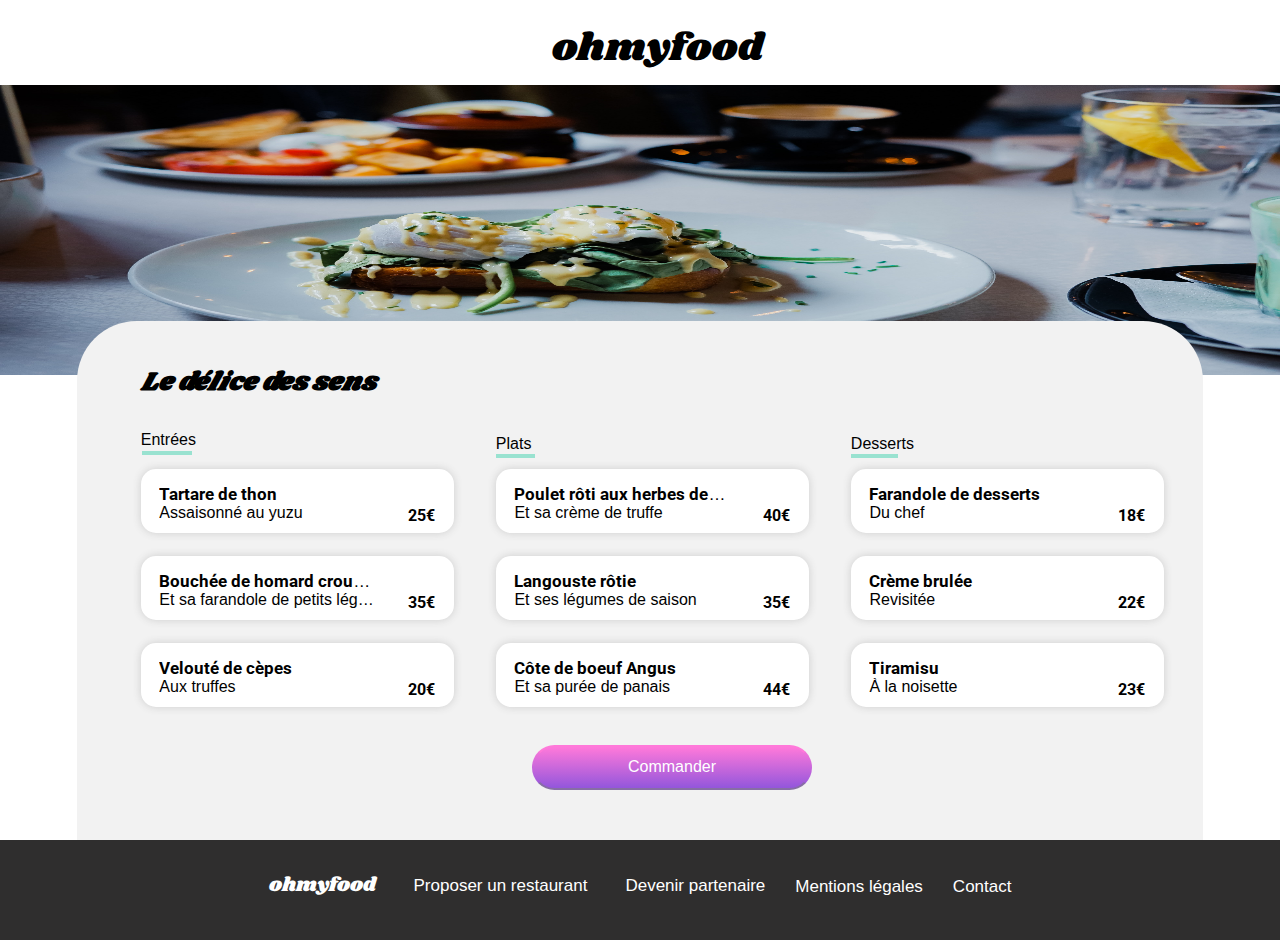
<file: Desktop/P3/resto4.html>
<!DOCTYPE html>
<html lang="en">
<head>

    <link rel="stylesheet" href="css/cssresto1.css">
    <link
    rel="stylesheet"
    href="https://use.fontawesome.com/releases/v5.15.3/css/all.css"
    integrity="sha384-SZXxX4whJ79/gErwcOYf+zWLeJdY/qpuqC4cAa9rOGUstPomtqpuNWT9wdPEn2fk"
    crossorigin="anonymous"
    />
    <link href="https://fonts.googleapis.com/css2?family=Roboto:ital,wght@0,300;0,400;0,500;0,700;1,300;1,400;1,500&display=swap" rel="stylesheet">
    <link href="https://fonts.googleapis.com/css2?family=Shrikhand&display=swap" rel="stylesheet">
    <meta charset="UTF-8">
    <meta http-equiv="X-UA-Compatible" content="IE=edge">
    <meta name="viewport" content="width=device-width, initial-scale=1.0">
    <title>Le délice des sens</title>
</head>
<body>
  <header>
    <a href="index.html" style="text-decoration: none; color: black;"><i class="fas fa-arrow-left"></i></a>
    <div class="logo"><a href="#">ohmyfood</a></div>
  
</header>

    <main>

        <div class="imagemenu"><img src="images/restaurants/toa-heftiba-DQKerTsQwi0-unsplash.jpg"></div>


        <div class="partie3">

            <div class="titrep3">
                <h1>Le délice des sens</h1>
                <i  class="far fa-heart"></i>
            </div>
   
            <div id="contain">
   
              <div class="p1">
                  <div class="entree">Entrées</div>
                    <div class="case1 effet-opacity">
                      <div class="contenup1" >
                        <div class="detail"> 
                                <div class="menu">    
                                  <p><b>Tartare de thon</b></p>
                                  <h4>
                                    Assaisonné au yuzu
                                  </h4>
                                </div>   
                                <div class="pricemenu">  
                                  <b>25€</b>
                                </div>    
                        </div>
                        <div class="validation">
                            <i class="fas fa-check-circle"></i>
                        </div>
                      </div>  
                    </div>  

                    <div class="case2 effet-opacity">
                      <div class="contenup1" >
                        <div class="detail"> 
                                <div class="menu">    
                                  <p><b>Bouchée de homard croustillant</b></p>
                                  <h4>Et sa farandole de petits légumes</h4>
                                </div>   
                                <div class="pricemenu">  
                                  <b>35€</b>
                                </div>    
                        </div>
                        <div class="validation">
                            <i class="fas fa-check-circle"></i>
                        </div>
                      </div>  
                    </div>  
   
                    <div class="case3 effet-opacity">
                      <div class="contenup1" >
                        <div class="detail"> 
                                <div class="menu">    
                                  <p><b>Velouté de cèpes</b></p>
                                  <h4>Aux truffes</h4>
                                </div>   
                                <div class="pricemenu">  
                                  <b>20€</b>
                                </div>    
                        </div>
                        <div class="validation">
                            <i class="fas fa-check-circle"></i>
                        </div>

                      </div>  
                    </div>    
                </div>  

                <div class="p2">
                  <p class="entree2">Plats</p> 
                  <div class="case4 effet-opacity">
                    <div class="contenup1" >
                      <div class="detail"> 
                              <div class="menu">    
                                <p><b>Poulet rôti aux herbes de Provence</b></p>
                                <h4>Et sa crème de truffe</h4>
                              </div>   
                              <div class="pricemenu">  
                                <b>40€</b>
                              </div>    
                      </div>
                      <div class="validation">
                          <i class="fas fa-check-circle"></i>
                      </div>

                    </div>  
                  </div> 
                    
                  <div class="case5 effet-opacity">
                      <div class="contenup1" >
                            <div class="detail"> 
                                <div class="menu">    
                                <p><b>Langouste rôtie</b></p>
                                <h4>Et ses légumes de saison</h4>
                                </div>   
                                <div class="pricemenu">  
                                <b>35€</b>
                                </div>           
                            </div>
                            <div class="validation">
                                <i class="fas fa-check-circle"></i>
                            </div>
                      </div>  
                    </div> 

                    <div class="case6 effet-opacity">
                      <div class="contenup1" >
                            <div class="detail"> 
                                    <div class="menu">    
                                        <p><b>Côte de boeuf Angus</b></p>
                                        <h4>Et sa purée de panais</h4>
                                    </div>   
                                    <div class="pricemenu">  
                                        <b>44€</b>
                                    </div>    
                            </div>
                            <div class="validation">
                                <i class="fas fa-check-circle"></i>
                            </div>
                      </div>  
                    </div> 
              </div>  
              <div class="p3">
                  <p class="entree3">Desserts</p>
                  <div class="case7 effet-opacity">
                    <div class="contenup1" >
                      <div class="detail"> 
                              <div class="menu">    
                                <p><b>Farandole de desserts</b></p>
                                <h4>Du chef</h4>
                              </div>   
                              <div class="pricemenu">  
                                <b>18€</b>
                              </div>    
                      </div>
                      <div class="validation">
                          <i class="fas fa-check-circle"></i>
                      </div>
                    </div>  
                  </div> 

                  <div class="case8 effet-opacity">
                    <div class="contenup1" >
                        <div class="detail"> 
                              <div class="menu">    
                                    <p><b>Crème brulée</b></p>
                                    <h4>Revisitée</h4>
                              </div>   
                              <div class="pricemenu">  
                                  <b>22€</b>
                              </div>    
                        </div>
                        <div class="validation">
                             <i class="fas fa-check-circle"></i>
                        </div>
                    </div>  
                  </div> 

                  <div class="case9 effet-opacity">
                    <div class="contenup1" >

                      <div class="detail"> 
                              <div class="menu">    
                                <p><b>Tiramisu</b></p>
                                <h4>À la noisette</h4>
                              </div>   
                              <div class="pricemenu">  
                                <b>23€</b>
                              </div>    
                      </div>
                      <div class="validation">
                          <i class="fas fa-check-circle"></i>
                      </div>

                    </div>  
                  </div> 
                </div>    
             </div>    
             <div class="btncmd">        
              <button> Commander</button>
            </div>  

           </div>

    </main>
    <footer>

      <div class="contenufooter">
          <div class="titrefooter"><p>ohmyfood</p></div>
          <div class="f1">
              <i class="fas fa-utensils"></i>
              <p>Proposer un restaurant</p>
          </div>
          <div class="f2">
              <i class="fas fa-hands-helping"></i>
              <p>Devenir partenaire</p>
          </div>
          <div class="mention">
              <p>Mentions légales</p>
          </div>
          <div class="contact">
              <a href="mailto:juniorclass@gmail.com">Contact</a>
          </div>
      </div>
  </footer> 


</body>
</html>
</file>
<file: css/style.css>
#all {
  background-color: red;
}

body {
  font-family: 'Roboto', sans-serif;
  margin: 0;
  min-width: 300px;
}

@-webkit-keyframes spinner {
  0% {
    visibility: visible;
    opacity: 0.9;
  }
  70% {
    opacity: 0.9;
  }
  100% {
    opacity: 0;
    visibility: hidden;
  }
}

@keyframes spinner {
  0% {
    visibility: visible;
    opacity: 0.9;
  }
  70% {
    opacity: 0.9;
  }
  100% {
    opacity: 0;
    visibility: hidden;
  }
}

@-webkit-keyframes spinner-border {
  0% {
    visibility: visible;
    opacity: 1;
  }
  70% {
    opacity: 1;
  }
  100% {
    -webkit-transform: rotate(360deg);
    transform: rotate(360deg);
    opacity: 0;
    visibility: hidden;
  }
}

@keyframes spinner-border {
  0% {
    visibility: visible;
    opacity: 1;
  }
  70% {
    opacity: 1;
  }
  100% {
    -webkit-transform: rotate(360deg);
    transform: rotate(360deg);
    opacity: 0;
    visibility: hidden;
  }
}

.spinner {
  height: 100%;
  background: white;
  margin: auto;
  position: fixed;
  top: 0;
  left: 0;
  right: 0;
  bottom: 0;
  z-index: 20;
  -webkit-animation: spinner 2s linear;
  animation: spinner 2s linear;
  visibility: hidden;
}

.spinner__border {
  display: -webkit-box;
  display: -ms-flexbox;
  display: flex;
  -webkit-box-pack: center;
  -ms-flex-pack: center;
  justify-content: center;
  -webkit-box-align: center;
  -ms-flex-align: center;
  align-items: center;
  border: 10px solid transparent;
  border-top: 10px solid #000000;
  border-bottom: 10px solid #000000;
  border-radius: 50%;
  width: 100px;
  height: 100px;
  margin: auto;
  position: fixed;
  top: 0;
  left: 0;
  right: 0;
  bottom: 0;
  -webkit-animation: spinner-border 2s linear;
  animation: spinner-border 2s linear;
  z-index: 10;
  visibility: hidden;
}

.spinner__center {
  width: 15px;
  height: 15px;
  border-radius: 50%;
  background-color: #000000;
}

.logo {
  font-size: 39px;
  display: -webkit-box;
  display: -ms-flexbox;
  display: flex;
  -webkit-box-pack: center;
      -ms-flex-pack: center;
          justify-content: center;
  font-family: 'Shrikhand', cursive;
  height: 80px;
  margin-left: -10px;
}

.logo a {
  text-decoration: none;
  height: 46px;
  padding-top: 20px;
  color: black;
}

.lignerecherche {
  width: 100%;
  background-color: #e1e1df;
  display: -webkit-box;
  display: -ms-flexbox;
  display: flex;
  -webkit-box-pack: center;
      -ms-flex-pack: center;
          justify-content: center;
  height: 45px;
  margin-top: 12px;
}

.contenu {
  display: -webkit-box;
  display: -ms-flexbox;
  display: flex;
  -webkit-box-pack: center;
      -ms-flex-pack: center;
          justify-content: center;
  margin-left: 25%;
  margin-right: 25%;
  min-width: 146px;
}

.contenu i {
  margin-top: 16px;
  margin-right: 25px;
}

.contenu2 {
  min-width: 280px;
  max-width: 820px;
  display: -webkit-box;
  display: -ms-flexbox;
  display: flex;
  -ms-flex-wrap: wrap;
      flex-wrap: wrap;
  -webkit-box-pack: center;
      -ms-flex-pack: center;
          justify-content: center;
}

.presentaion {
  background-color: #e3e3e38f;
  margin-top: -24px;
  display: -webkit-box;
  display: -ms-flexbox;
  display: flex;
  -webkit-box-pack: center;
      -ms-flex-pack: center;
          justify-content: center;
}

.presentaion h3 {
  padding-top: 35px;
  margin-left: 15%;
  margin-right: 15%;
  font-size: x-large;
  text-align: center;
}

.presentaion p {
  margin-left: 5%;
  margin-right: 5%;
  font-size: inherit;
  text-align: center;
  max-width: 372px;
  margin-top: -12px;
}

.presentaion button {
  margin-left: 25%;
  margin-right: 25%;
  text-align: center;
  height: 45px;
  border-radius: 25px;
  width: 50%;
  margin-top: 15px;
  margin-bottom: 35px;
  background: -webkit-gradient(linear, left top, left bottom, color-stop(9%, #ff79da), to(#9356dc));
  background: linear-gradient(180deg, #ff79da 9%, #9356dc 100%);
  color: white;
  font-size: 16px;
  max-width: 280px;
  border-top-color: #ff79da;
  border-left-color: transparent;
  border-right-color: transparent;
  border-bottom-color: #cca7f9;
}

.presentaion button:hover {
  -webkit-transition: .3s;
  transition: .3s;
  -webkit-box-shadow: 0px 0px 10px 0px rgba(0, 0, 0, 0.6);
          box-shadow: 0px 0px 10px 0px rgba(0, 0, 0, 0.6);
}

.partie2 h4 {
  margin-left: 9%;
  font-size: 18px;
}

.contenup2 {
  display: block;
  max-width: 980px;
}

.filters {
  min-width: 280px;
  margin-top: 23px;
  margin-left: 6%;
  margin-right: 4%;
}

.filter p {
  font-size: 13px;
  margin-right: 15px;
  margin-left: 20px;
  font-weight: bold;
  margin-top: 20px;
}

.filter {
  display: -webkit-box;
  display: -ms-flexbox;
  display: flex;
  margin: 7px 15px 25px 15px;
  border-radius: 20px;
  -webkit-box-align: center;
      -ms-flex-align: center;
          align-items: center;
  height: 75px;
  background-color: #e3e3e38f;
  -webkit-box-shadow: 0px 1px 6px 0.5px #a8a6a6;
          box-shadow: 0px 1px 6px 0.5px #a8a6a6;
}

.filter:hover {
  background-color: #d9c1ee;
}

.filter i {
  margin-left: 12px;
  color: #c5bfbf;
}

.filter-icon {
  display: -webkit-box;
  display: -ms-flexbox;
  display: flex;
  -webkit-box-align: center;
      -ms-flex-align: center;
          align-items: center;
  -webkit-box-pack: center;
      -ms-flex-pack: center;
          justify-content: center;
  width: 19px;
  height: 19px;
  border-radius: 20px;
  background-color: #9356DC;
  color: white;
  margin-left: -8px;
  -webkit-transition: all .1s ease-in-out;
  transition: all .1s ease-in-out;
  font-size: 20px;
}

.partie3 {
  background-color: #F2F2F2;
  padding-left: 5%;
  padding-top: 25px;
  margin-top: 60px;
  padding-bottom: 35px;
}

#contain {
  max-width: 1000px;
}

.contenup1 {
  background-color: white;
  width: 95%;
  margin-bottom: 23px;
  -webkit-box-shadow: 0px 0px 8px 5px #cdcdcd;
          box-shadow: 0px 0px 8px 5px #cdcdcd;
  border-radius: 15px;
  cursor: pointer;
}

.contenup1 a {
  text-decoration: none;
  color: black;
}

.contenup1 button {
  position: absolute;
  margin-top: -179px;
  margin-left: 65%;
  border-radius: 3px;
  width: 81px;
  height: 30px;
  background-color: #81dfc9;
  border: none;
  color: #31a283;
  font-size: 14px;
  font-weight: bold;
}

.image {
  border-top-left-radius: 13px;
  border-top-right-radius: 13px;
  height: 190px;
  /*1*/
  overflow: hidden;
}

.image img {
  width: 100%;
  height: 150%;
}

.detail {
  display: -webkit-box;
  display: -ms-flexbox;
  display: flex;
  -webkit-box-pack: justify;
      -ms-flex-pack: justify;
          justify-content: space-between;
  height: 64px;
  padding-top: 1%;
  margin-right: 7%;
  margin-left: 3%;
}

.detail h3 {
  font-size: 17px;
  margin-top: 2%;
}

.detail p {
  margin-top: -8px;
  font-size: 19px;
}

.etoile {
  margin-top: 4px;
}

.et1 i {
  color: black;
  margin-top: 7px;
  font-size: 28px;
}

.et1 i:hover {
  color: transparent;
}

.et2 {
  color: transparent;
  margin-top: -32.5px;
  font-size: 31px;
  margin-left: -1.4px;
}

.et2:hover .et1 i {
  display: none;
}

.et2:hover {
  color: #9356DC;
  cursor: pointer;
}

footer {
  background-color: #2f2e2e;
  font-size: 17px;
}

.contenufooter {
  padding-top: 10px;
  margin-left: 5%;
  color: white;
  padding-bottom: 20px;
}

.contenufooter h4 {
  font-family: 'Shrikhand', cursive;
  font-size: 23px;
}

.titrefooter {
  font-family: 'Shrikhand', cursive;
  color: white;
  font-size: 20px;
}

.titrefooter a {
  text-decoration: none;
}

.f1 {
  display: block ruby;
  margin-top: -10px;
  margin-bottom: -20px;
}

.f2 {
  display: block ruby;
}

.mention p {
  margin-top: -3px;
  margin-bottom: -6px;
}

.contact {
  margin-top: 15px;
}

.contact a {
  text-decoration: none;
  color: white;
}

footer i {
  font-weight: 931;
  margin-right: 8px;
}

@media all and (min-width: 600px) {
  .contenup1 button {
    margin-left: 70%;
  }
  .filter {
    margin-left: 45px;
    margin-right: 45px;
  }
}

@media all and (min-width: 700px) {
  .contenup1 button {
    margin-left: 29%;
  }
  .contenup2 {
    display: -webkit-box;
    display: -ms-flexbox;
    display: flex;
    margin-left: 15px;
    margin-right: 15px;
    -webkit-box-pack: justify;
        -ms-flex-pack: justify;
            justify-content: space-between;
    width: 100%;
  }
  .filter {
    margin-left: 0px;
    width: 100%;
    margin-right: 29px;
  }
  #contain {
    display: -webkit-box;
    display: -ms-flexbox;
    display: flex;
    -ms-flex-wrap: wrap;
        flex-wrap: wrap;
  }
  .contenup1 {
    width: 45%;
    margin-right: 5%;
  }
  .partie2 h4 {
    margin-left: 4%;
  }
}

@media all and (min-width: 870px) {
  .partie2 h4 {
    margin-left: 2%;
    font-size: 21px;
  }
  .contenup1 button {
    margin-left: 29%;
  }
}

@media screen and (max-width: 352px) {
  .presentaion h3 {
    min-width: 246px;
  }
  .presentaion p {
    margin-left: 2px;
    margin-right: 3px;
  }
  .contenup1 button {
    margin-left: 60%;
  }
}

@media all and (min-width: 1000px) {
  .partie2 {
    display: -webkit-box;
    display: -ms-flexbox;
    display: flex;
    -webkit-box-pack: center;
        -ms-flex-pack: center;
            justify-content: center;
    -ms-flex-wrap: wrap;
        flex-wrap: wrap;
  }
  .titrep2 {
    margin-right: 700px;
    margin-left: -10%;
  }
  .partie3 {
    display: -webkit-box;
    display: -ms-flexbox;
    display: flex;
    -webkit-box-pack: center;
        -ms-flex-pack: center;
            justify-content: center;
    -ms-flex-wrap: wrap;
        flex-wrap: wrap;
  }
  #contain {
    margin-left: -1%;
  }
  .titrep3 {
    margin-right: 700px;
    margin-left: -15%;
  }
  .contenup1 button {
    margin-left: 321px;
  }
  .contenufooter {
    padding-top: 10px;
    margin-left: 0%;
    color: white;
    padding-bottom: 20px;
    display: -webkit-box;
    display: -ms-flexbox;
    display: flex;
    -webkit-box-pack: center;
        -ms-flex-pack: center;
            justify-content: center;
  }
  .contenufooter img {
    width: 20%;
  }
  .contenufooter h4 {
    font-size: 23px;
  }
  .f1 {
    margin-top: 9px;
    margin-right: 30px;
    margin-left: 30px;
  }
  .f2 {
    margin-top: 9px;
    margin-right: 30px;
  }
  .mention p {
    margin-top: 27px;
    margin-right: 30px;
  }
  .contact {
    margin-top: 27px;
  }
}
/*# sourceMappingURL=style.css.map */
</file>
<file: Desktop/P3/css/style.css>
#all {
  background-color: red;
}

body {
  font-family: 'Roboto', sans-serif;
  margin: 0;
  min-width: 300px;
}

@-webkit-keyframes spinner {
  0% {
    visibility: visible;
    opacity: 0.9;
  }
  70% {
    opacity: 0.9;
  }
  100% {
    opacity: 0;
    visibility: hidden;
  }
}

@keyframes spinner {
  0% {
    visibility: visible;
    opacity: 0.9;
  }
  70% {
    opacity: 0.9;
  }
  100% {
    opacity: 0;
    visibility: hidden;
  }
}

@-webkit-keyframes spinner-border {
  0% {
    visibility: visible;
    opacity: 1;
  }
  70% {
    opacity: 1;
  }
  100% {
    -webkit-transform: rotate(360deg);
    transform: rotate(360deg);
    opacity: 0;
    visibility: hidden;
  }
}

@keyframes spinner-border {
  0% {
    visibility: visible;
    opacity: 1;
  }
  70% {
    opacity: 1;
  }
  100% {
    -webkit-transform: rotate(360deg);
    transform: rotate(360deg);
    opacity: 0;
    visibility: hidden;
  }
}

.spinner {
  height: 100%;
  background: white;
  margin: auto;
  position: fixed;
  top: 0;
  left: 0;
  right: 0;
  bottom: 0;
  z-index: 20;
  -webkit-animation: spinner 2s linear;
  animation: spinner 2s linear;
  visibility: hidden;
}

.spinner__border {
  display: -webkit-box;
  display: -ms-flexbox;
  display: flex;
  -webkit-box-pack: center;
  -ms-flex-pack: center;
  justify-content: center;
  -webkit-box-align: center;
  -ms-flex-align: center;
  align-items: center;
  border: 10px solid transparent;
  border-top: 10px solid #000000;
  border-bottom: 10px solid #000000;
  border-radius: 50%;
  width: 100px;
  height: 100px;
  margin: auto;
  position: fixed;
  top: 0;
  left: 0;
  right: 0;
  bottom: 0;
  -webkit-animation: spinner-border 2s linear;
  animation: spinner-border 2s linear;
  z-index: 10;
  visibility: hidden;
}

.spinner__center {
  width: 15px;
  height: 15px;
  border-radius: 50%;
  background-color: #000000;
}

.logo {
  font-size: 39px;
  display: -webkit-box;
  display: -ms-flexbox;
  display: flex;
  -webkit-box-pack: center;
      -ms-flex-pack: center;
          justify-content: center;
  font-family: 'Shrikhand', cursive;
  height: 80px;
}

.logo a {
  text-decoration: none;
  height: 46px;
  padding-top: 20px;
  color: black;
}

.lignerecherche {
  width: 100%;
  background-color: #e1e1df;
  display: -webkit-box;
  display: -ms-flexbox;
  display: flex;
  -webkit-box-pack: center;
      -ms-flex-pack: center;
          justify-content: center;
  height: 45px;
  margin-top: 12px;
}

.contenu {
  display: -webkit-box;
  display: -ms-flexbox;
  display: flex;
  -webkit-box-pack: center;
      -ms-flex-pack: center;
          justify-content: center;
  margin-left: 25%;
  margin-right: 25%;
  min-width: 146px;
}

.contenu i {
  margin-top: 16px;
  margin-right: 25px;
}

.contenu2 {
  min-width: 280px;
  max-width: 820px;
  display: -webkit-box;
  display: -ms-flexbox;
  display: flex;
  -ms-flex-wrap: wrap;
      flex-wrap: wrap;
  -webkit-box-pack: center;
      -ms-flex-pack: center;
          justify-content: center;
}

.presentaion {
  background-color: #e3e3e38f;
  margin-top: -24px;
  display: -webkit-box;
  display: -ms-flexbox;
  display: flex;
  -webkit-box-pack: center;
      -ms-flex-pack: center;
          justify-content: center;
}

.presentaion h3 {
  padding-top: 35px;
  margin-left: 15%;
  margin-right: 15%;
  font-size: x-large;
  text-align: center;
}

.presentaion p {
  margin-left: 5%;
  margin-right: 5%;
  font-size: inherit;
  text-align: center;
  max-width: 372px;
  margin-top: -12px;
}

.presentaion button {
  margin-left: 25%;
  margin-right: 25%;
  text-align: center;
  height: 45px;
  border-radius: 25px;
  width: 50%;
  margin-top: 15px;
  margin-bottom: 35px;
  background: -webkit-gradient(linear, left top, left bottom, color-stop(9%, #ff79da), to(#9356dc));
  background: linear-gradient(180deg, #ff79da 9%, #9356dc 100%);
  color: white;
  font-size: 16px;
  max-width: 280px;
  border-top-color: #ff79da;
  border-left-color: transparent;
  border-right-color: transparent;
  border-bottom-color: #cca7f9;
}

.presentaion button:hover {
  -webkit-transition: .3s;
  transition: .3s;
  -webkit-box-shadow: 0px 0px 10px 0px rgba(0, 0, 0, 0.6);
          box-shadow: 0px 0px 10px 0px rgba(0, 0, 0, 0.6);
}

.partie2 h4 {
  margin-left: 9%;
  font-size: 18px;
}

.contenup2 {
  display: block;
  max-width: 980px;
}

.filters {
  min-width: 280px;
  margin-top: 23px;
  margin-left: 6%;
  margin-right: 4%;
}

.filter p {
  font-size: 13px;
  margin-right: 15px;
  margin-left: 20px;
  font-weight: bold;
  margin-top: 20px;
}

.filter {
  display: -webkit-box;
  display: -ms-flexbox;
  display: flex;
  margin: 7px 15px 25px 15px;
  border-radius: 20px;
  -webkit-box-align: center;
      -ms-flex-align: center;
          align-items: center;
  height: 75px;
  background-color: #e3e3e38f;
  -webkit-box-shadow: 0px 1px 6px 0.5px #a8a6a6;
          box-shadow: 0px 1px 6px 0.5px #a8a6a6;
}

.filter:hover {
  background-color: #d9c1ee;
}

.filter i {
  margin-left: 12px;
  color: #c5bfbf;
}

.filter-icon {
  display: -webkit-box;
  display: -ms-flexbox;
  display: flex;
  -webkit-box-align: center;
      -ms-flex-align: center;
          align-items: center;
  -webkit-box-pack: center;
      -ms-flex-pack: center;
          justify-content: center;
  width: 19px;
  height: 19px;
  border-radius: 20px;
  background-color: #9356DC;
  color: white;
  margin-left: -8px;
  -webkit-transition: all .1s ease-in-out;
  transition: all .1s ease-in-out;
  font-size: 20px;
}

.partie3 {
  background-color: #F2F2F2;
  padding-left: 5%;
  padding-top: 25px;
  margin-top: 60px;
  padding-bottom: 35px;
}

#contain {
  max-width: 1000px;
}

.contenup1 {
  background-color: white;
  width: 95%;
  margin-bottom: 23px;
  -webkit-box-shadow: 0px 0px 8px 5px #cdcdcd;
          box-shadow: 0px 0px 8px 5px #cdcdcd;
  border-radius: 15px;
  cursor: pointer;
}

.contenup1 a {
  text-decoration: none;
  color: black;
}

.contenup1 button {
  position: absolute;
  margin-top: -179px;
  margin-left: 65%;
  border-radius: 3px;
  width: 81px;
  height: 30px;
  background-color: #81dfc9;
  border: none;
  color: #31a283;
  font-size: 14px;
  font-weight: bold;
}

.image {
  border-top-left-radius: 13px;
  border-top-right-radius: 13px;
  height: 190px;
  /*1*/
  overflow: hidden;
}

.image img {
  width: 100%;
  height: 150%;
}

.detail {
  display: -webkit-box;
  display: -ms-flexbox;
  display: flex;
  -webkit-box-pack: justify;
      -ms-flex-pack: justify;
          justify-content: space-between;
  height: 64px;
  padding-top: 1%;
  margin-right: 7%;
  margin-left: 3%;
}

.detail h3 {
  font-size: 17px;
  margin-top: 2%;
}

.detail p {
  margin-top: -8px;
  font-size: 19px;
}

.etoile {
  margin-top: 4px;
}

.et1 i {
  color: black;
  margin-top: 7px;
  font-size: 28px;
}

.et1 i:hover {
  color: transparent;
}

.et2 {
  color: transparent;
  margin-top: -32.5px;
  font-size: 31px;
  margin-left: -1.4px;
}

.et2:hover .et1 i {
  display: none;
}

.et2:hover {
  color: #9356DC;
  cursor: pointer;
}

footer {
  background-color: #2f2e2e;
  font-size: 17px;
}

.contenufooter {
  padding-top: 10px;
  margin-left: 5%;
  color: white;
  padding-bottom: 20px;
}

.contenufooter h4 {
  font-family: 'Shrikhand', cursive;
  font-size: 23px;
}

.titrefooter {
  font-family: 'Shrikhand', cursive;
  color: white;
  font-size: 20px;
}

.titrefooter a {
  text-decoration: none;
}

.f1 {
  display: block ruby;
  margin-top: -10px;
  margin-bottom: -20px;
}

.f2 {
  display: block ruby;
}

.mention p {
  margin-top: -3px;
  margin-bottom: -6px;
}

.contact {
  margin-top: 15px;
}

.contact a {
  text-decoration: none;
  color: white;
}

footer i {
  font-weight: 931;
  margin-right: 8px;
}

@media all and (min-width: 600px) {
  .contenup1 button {
    margin-left: 70%;
  }
  .filter {
    margin-left: 45px;
    margin-right: 45px;
  }
}

@media all and (min-width: 700px) {
  .contenup1 button {
    margin-left: 29%;
  }
  .contenup2 {
    display: -webkit-box;
    display: -ms-flexbox;
    display: flex;
    margin-left: 15px;
    margin-right: 15px;
    -webkit-box-pack: justify;
        -ms-flex-pack: justify;
            justify-content: space-between;
    width: 100%;
  }
  .filter {
    margin-left: 0px;
    width: 100%;
    margin-right: 29px;
  }
  #contain {
    display: -webkit-box;
    display: -ms-flexbox;
    display: flex;
    -ms-flex-wrap: wrap;
        flex-wrap: wrap;
  }
  .contenup1 {
    width: 45%;
    margin-right: 5%;
  }
  .partie2 h4 {
    margin-left: 4%;
  }
}

@media all and (min-width: 870px) {
  .partie2 h4 {
    margin-left: 2%;
    font-size: 21px;
  }
  .contenup1 button {
    margin-left: 29%;
  }
}

@media screen and (max-width: 352px) {
  .presentaion h3 {
    min-width: 246px;
  }
  .presentaion p {
    margin-left: 2px;
    margin-right: 3px;
  }
  .contenup1 button {
    margin-left: 60%;
  }
}

@media all and (min-width: 1000px) {
  .partie2 {
    display: -webkit-box;
    display: -ms-flexbox;
    display: flex;
    -webkit-box-pack: center;
        -ms-flex-pack: center;
            justify-content: center;
    -ms-flex-wrap: wrap;
        flex-wrap: wrap;
  }
  .titrep2 {
    margin-right: 700px;
    margin-left: -10%;
  }
  .partie3 {
    display: -webkit-box;
    display: -ms-flexbox;
    display: flex;
    -webkit-box-pack: center;
        -ms-flex-pack: center;
            justify-content: center;
    -ms-flex-wrap: wrap;
        flex-wrap: wrap;
  }
  #contain {
    margin-left: -1%;
  }
  .titrep3 {
    margin-right: 700px;
    margin-left: -15%;
  }
  .contenup1 button {
    margin-left: 321px;
  }
  .contenufooter {
    padding-top: 10px;
    margin-left: 0%;
    color: white;
    padding-bottom: 20px;
    display: -webkit-box;
    display: -ms-flexbox;
    display: flex;
    -webkit-box-pack: center;
        -ms-flex-pack: center;
            justify-content: center;
  }
  .contenufooter img {
    width: 20%;
  }
  .contenufooter h4 {
    font-size: 23px;
  }
  .f1 {
    margin-top: 9px;
    margin-right: 30px;
    margin-left: 30px;
  }
  .f2 {
    margin-top: 9px;
    margin-right: 30px;
  }
  .mention p {
    margin-top: 27px;
    margin-right: 30px;
  }
  .contact {
    margin-top: 27px;
  }
}
/*# sourceMappingURL=style.css.map */
</file>
<file: css/cssresto1.css>
@font-face {
  font-family: "Roboto";
  src: url("https://fonts.googleapis.com/css2?family=Roboto&display=swap");
}

@font-face {
  font-family: "Shrikhand";
  src: url("https://fonts.googleapis.com/css2?family=Shrikhand&display=swap");
}

body {
  font-family: 'Roboto', sans-serif;
  margin: 0;
  min-width: 370px;
}

header i {
  text-decoration: none;
  color: black;
  font-size: 13px;
  width: 50px;
  height: 50px;
  position: absolute;
  left: 35px;
  top: 35px;
  font-size: 20px;
}

.logo {
  font-size: 39px;
  display: -webkit-box;
  display: -ms-flexbox;
  display: flex;
  -webkit-box-pack: center;
      -ms-flex-pack: center;
          justify-content: center;
  font-family: 'Shrikhand', cursive;
  height: 80px;
}

.logo a {
  text-decoration: none;
  height: 46px;
  width: 177px;
  padding-top: 20px;
  color: black;
}

.imagemenu img {
  height: 290px;
  width: 100%;
  margin-top: 5px;
  margin-bottom: -100px;
}

.titrep3 {
  display: -webkit-box;
  display: -ms-flexbox;
  display: flex;
  -webkit-box-pack: justify;
      -ms-flex-pack: justify;
          justify-content: space-between;
}

.titrep3 h1 {
  font-family: 'Shrikhand';
  font-style: italic;
  font-size: 26px;
  font-weight: bold;
}

.titrep3 i {
  margin-right: 10%;
  font-size: 29px;
  margin-top: 13px;
}

.partie3 {
  background-color: #F2F2F2;
  padding-left: 5%;
  padding-top: 25px;
  margin-top: 42px;
  padding-bottom: 35px;
  border-top-left-radius: 60px;
  border-top-right-radius: 60px;
  position: relative;
  max-width: 1250px;
}

.entree {
  font-size: medium;
  width: -webkit-min-content;
  width: -moz-min-content;
  width: min-content;
  margin-bottom: 20px;
}

.entree::after {
  content: '';
  width: 50px;
  height: 4px;
  background: #99e2d0;
  position: absolute;
  z-index: 20;
  left: 5%;
  top: 119px;
}

.entree2::after {
  content: '';
  width: 39px;
  height: 4px;
  background: #99e2d0;
  position: absolute;
  z-index: 20;
  left: 5%;
  top: 419px;
}

.entree3::after {
  content: '';
  width: 47px;
  height: 4px;
  background: #99e2d0;
  position: absolute;
  z-index: 20;
  left: 5%;
  bottom: 382px;
}

@-webkit-keyframes opacity {
  0% {
    opacity: 0;
  }
  100% {
    opacity: 100;
  }
}

@keyframes opacity {
  0% {
    opacity: 0;
  }
  100% {
    opacity: 100;
  }
}

.effet-opacity {
  -webkit-animation: opacity 1s both;
  animation: opacity 1s both;
}

.case1 {
  -webkit-animation-delay: 0.1s;
  animation-delay: 0.1s;
}

.case1 {
  -webkit-animation-delay: 0.2s;
  animation-delay: 0.2s;
}

.case3 {
  -webkit-animation-delay: 0.3s;
  animation-delay: 0.3s;
}

.case4 {
  -webkit-animation-delay: 0.4s;
  animation-delay: 0.4s;
}

.case5 {
  -webkit-animation-delay: 0.5s;
  animation-delay: 0.5s;
}

.case6 {
  -webkit-animation-delay: 0.6s;
  animation-delay: 0.6s;
}

.case7 {
  -webkit-animation-delay: 0.7s;
  animation-delay: 0.7s;
}

.case8 {
  -webkit-animation-delay: 0.8s;
  animation-delay: 0.8s;
}

.case9 {
  -webkit-animation-delay: 0.9s;
  animation-delay: 0.9s;
}

.contenup1 {
  -webkit-box-shadow: 1px 1px 9px 5px #bcbcbc;
          box-shadow: 1px 1px 9px 5px #bcbcbc;
  background-color: white;
  width: 95%;
  margin-bottom: 23px;
  -webkit-box-shadow: 0px 0px 8px #cdcdcd;
          box-shadow: 0px 0px 8px #cdcdcd;
  border-radius: 15px;
  display: -webkit-box;
  display: -ms-flexbox;
  display: flex;
}

@-webkit-keyframes myAnim {
  0% {
    -webkit-transform: scaleX(0.4);
            transform: scaleX(0.4);
    -webkit-transform-origin: 100% 100%;
            transform-origin: 100% 100%;
  }
  100% {
    -webkit-transform: scaleX(1);
            transform: scaleX(1);
    -webkit-transform-origin: 100% 100%;
            transform-origin: 100% 100%;
  }
}

@keyframes myAnim {
  0% {
    -webkit-transform: scaleX(0.4);
            transform: scaleX(0.4);
    -webkit-transform-origin: 100% 100%;
            transform-origin: 100% 100%;
  }
  100% {
    -webkit-transform: scaleX(1);
            transform: scaleX(1);
    -webkit-transform-origin: 100% 100%;
            transform-origin: 100% 100%;
  }
}

.contenup1:hover {
  cursor: pointer;
  -webkit-transform: scale(1.012);
          transform: scale(1.012);
}

.contenup1:hover .validation {
  display: -webkit-box;
  display: -ms-flexbox;
  display: flex;
  -webkit-transition: 1s;
  transition: 1s;
  background-color: #99e2d0;
  width: 70px;
  -webkit-animation: myAnim 1s ease 0s 1 normal forwards;
          animation: myAnim 1s ease 0s 1 normal forwards;
}

.contenup1:hover .validation i {
  display: -webkit-box;
  display: -ms-flexbox;
  display: flex;
}

.detail {
  width: 100%;
  height: 64px;
  margin-left: 3%;
  display: -webkit-box;
  display: -ms-flexbox;
  display: flex;
  -webkit-box-pack: justify;
      -ms-flex-pack: justify;
          justify-content: space-between;
  -webkit-box-align: center;
      -ms-flex-align: center;
          align-items: center;
}

.menu {
  margin-top: 30px;
  margin-left: 3%;
  width: 70%;
}

.menu b {
  font-size: 17px;
}

.menu p {
  white-space: nowrap;
  font-size: 17px;
  margin-top: -5px;
  overflow: hidden;
  text-overflow: ellipsis;
}

.menu h4 {
  white-space: nowrap;
  font-size: 16px;
  margin-top: -18px;
  font-weight: inherit;
  overflow: hidden;
  text-overflow: ellipsis;
}

.pricemenu {
  font-size: 16px;
  margin-right: 7%;
  margin-top: 30px;
}

.contenup1:hover .pricemenu {
  margin-right: 3%;
}

.validation {
  display: none;
  background-color: #99e2d0;
  display: -webkit-box;
  display: -ms-flexbox;
  display: flex;
  width: 0%;
  border-top-right-radius: 15px;
  border-bottom-right-radius: 15px;
  margin-right: -1%;
}

.validation i {
  display: none;
  -webkit-transform: rotate(180deg);
  transform: rotate(180deg);
  -webkit-animation: rotate 0.5s both;
  animation: rotate 0.5s both;
  -webkit-box-align: center;
      -ms-flex-align: center;
          align-items: center;
  margin-left: 22%;
  font-size: x-large;
  color: white;
}

@-webkit-keyframes rotate {
  0% {
    -webkit-transform: rotate(0);
    transform: rotate(0);
  }
  100% {
    -webkit-transform: rotate(360deg);
    transform: rotate(360deg);
  }
}

@keyframes rotate {
  0% {
    -webkit-transform: rotate(0);
    transform: rotate(0);
  }
  100% {
    -webkit-transform: rotate(360deg);
    transform: rotate(360deg);
  }
}

.btncmd {
  display: -webkit-box;
  display: -ms-flexbox;
  display: flex;
  -webkit-box-pack: center;
      -ms-flex-pack: center;
          justify-content: center;
  -webkit-box-align: center;
      -ms-flex-align: center;
          align-items: center;
}

.btncmd button {
  text-align: center;
  height: 45px;
  border-radius: 25px;
  width: 50%;
  margin-top: 15px;
  margin-bottom: 15px;
  background: -webkit-gradient(linear, left top, left bottom, from(#ff79da), to(#9356dc));
  background: linear-gradient(180deg, #ff79da 0%, #9356dc 100%);
  color: white;
  font-size: 16px;
  max-width: 280px;
  border-top-color: #ff79da;
  border-left-color: transparent;
  border-right-color: transparent;
  border-bottom-color: #cca7f9;
}

.btncmd button:hover {
  opacity: 0.8;
  cursor: pointer;
  -webkit-transition: .3s;
  transition: .3s;
  -webkit-box-shadow: 0px 0px 5px 0px rgba(187, 31, 178, 0.6);
          box-shadow: 0px 0px 5px 0px rgba(187, 31, 178, 0.6);
}

footer {
  background-color: #2f2e2e;
  font-size: 17px;
}

.contenufooter {
  padding-top: 10px;
  margin-left: 5%;
  color: white;
  padding-bottom: 20px;
}

.contenufooter h4 {
  font-family: 'Shrikhand', cursive;
  font-size: 23px;
}

.titrefooter {
  font-family: 'Shrikhand', cursive;
  color: white;
  font-size: 20px;
}

.titrefooter a {
  text-decoration: none;
}

.f1 {
  display: block ruby;
  margin-top: -10px;
  margin-bottom: -20px;
}

.f2 {
  display: block ruby;
}

.mention p {
  margin-top: -3px;
  margin-bottom: -6px;
}

.contact {
  margin-top: 15px;
}

.contact a {
  text-decoration: none;
  color: white;
}

footer i {
  font-weight: 931;
  margin-right: 8px;
}

@media all and (min-width: 1000px) {
  .logo img {
    width: 23%;
    height: 43px;
  }
  #contain {
    display: ruby;
    width: 100%;
  }
  .entree::after {
    left: 5.8%;
    top: 130px;
  }
  .entree2::after {
    left: 37.2%;
    top: 133px;
  }
  .entree3::after {
    left: 68.7%;
    top: 133px;
  }
  .p1 {
    width: 31%;
    margin-right: 2%;
  }
  .p2 {
    width: 31%;
    margin-right: 2%;
  }
  .p3 {
    width: 31%;
  }
  .partie3 {
    margin-left: 6%;
    margin-right: 6%;
  }
  .contenup1:hover .validation {
    width: 60px;
  }
  .contenufooter {
    padding-top: 10px;
    margin-left: 0%;
    color: white;
    padding-bottom: 20px;
    display: -webkit-box;
    display: -ms-flexbox;
    display: flex;
    -webkit-box-pack: center;
        -ms-flex-pack: center;
            justify-content: center;
  }
  .contenufooter img {
    width: 20%;
  }
  .contenufooter h4 {
    font-size: 23px;
  }
  .f1 {
    margin-top: 9px;
    margin-right: 30px;
    margin-left: 30px;
  }
  .f2 {
    margin-top: 9px;
    margin-right: 30px;
  }
  .mention p {
    margin-top: 27px;
    margin-right: 30px;
  }
  .contact {
    margin-top: 27px;
  }
}

@media all and (min-width: 700px) {
  .logo img {
    width: 33%;
  }
}

@media all and (min-width: 860px) {
  .logo img {
    width: 27%;
  }
}

@media all and (max-width: 420px) {
  .menu h4 {
    max-width: 210px;
  }
}

/* ----------------------------------------------
 * Generated by Animista on 2021-11-30 0:22:41
 * Licensed under FreeBSD License.
 * See http://animista.net/license for more info. 
 * w: http://animista.net, t: @cssanimista
 * ---------------------------------------------- */
/**
 * ----------------------------------------
 * animation slide-bottom
 * ----------------------------------------
 */
@-webkit-keyframes slide-bottom {
  0% {
    -webkit-transform: translateY(0);
    transform: translateY(0);
  }
  100% {
    -webkit-transform: translateY(-100px);
    transform: translateY(-100px);
  }
}

@keyframes slide-bottom {
  0% {
    -webkit-transform: translateY(0);
    transform: translateY(-100px);
  }
  100% {
    -webkit-transform: translateY(-300px);
    transform: translateY(10px);
  }
}

/* ----------------------------------------------
 * Generated by Animista on 2021-11-30 1:23:19
 * Licensed under FreeBSD License.
 * See http://animista.net/license for more info. 
 * w: http://animista.net, t: @cssanimista
 * ---------------------------------------------- */
/**
 * ----------------------------------------
 * animation slide-left
 * ----------------------------------------
 */
/*# sourceMappingURL=cssresto1.css.map */
</file>
<file: Desktop/P3/css/cssresto1.css>
@font-face {
  font-family: "Roboto";
  src: url("https://fonts.googleapis.com/css2?family=Roboto&display=swap");
}

@font-face {
  font-family: "Shrikhand";
  src: url("https://fonts.googleapis.com/css2?family=Shrikhand&display=swap");
}

body {
  font-family: 'Roboto', sans-serif;
  margin: 0;
  min-width: 370px;
}

header i {
  text-decoration: none;
  color: black;
  font-size: 13px;
  width: 50px;
  height: 50px;
  position: absolute;
  left: 35px;
  top: 35px;
  font-size: 20px;
}

.logo {
  font-size: 39px;
  display: -webkit-box;
  display: -ms-flexbox;
  display: flex;
  -webkit-box-pack: center;
      -ms-flex-pack: center;
          justify-content: center;
  font-family: 'Shrikhand', cursive;
  height: 80px;
}

.logo a {
  text-decoration: none;
  height: 46px;
  width: 177px;
  padding-top: 20px;
  color: black;
}

.imagemenu img {
  height: 290px;
  width: 100%;
  margin-top: 5px;
  margin-bottom: -100px;
}

.titrep3 {
  display: -webkit-box;
  display: -ms-flexbox;
  display: flex;
  -webkit-box-pack: justify;
      -ms-flex-pack: justify;
          justify-content: space-between;
}

.titrep3 h1 {
  font-family: 'Shrikhand';
  font-style: italic;
  font-size: 26px;
  font-weight: bold;
}

.titrep3 i {
  margin-right: 10%;
  font-size: 29px;
  margin-top: 13px;
}

.partie3 {
  background-color: #F2F2F2;
  padding-left: 5%;
  padding-top: 25px;
  margin-top: 42px;
  padding-bottom: 35px;
  border-top-left-radius: 60px;
  border-top-right-radius: 60px;
  position: relative;
  max-width: 1250px;
}

.entree {
  font-size: medium;
  width: -webkit-min-content;
  width: -moz-min-content;
  width: min-content;
  margin-bottom: 20px;
}

.entree::after {
  content: '';
  width: 50px;
  height: 4px;
  background: #99e2d0;
  position: absolute;
  z-index: 20;
  left: 5%;
  top: 119px;
}

.entree2::after {
  content: '';
  width: 39px;
  height: 4px;
  background: #99e2d0;
  position: absolute;
  z-index: 20;
  left: 5%;
  top: 419px;
}

.entree3::after {
  content: '';
  width: 47px;
  height: 4px;
  background: #99e2d0;
  position: absolute;
  z-index: 20;
  left: 5%;
  bottom: 382px;
}

@-webkit-keyframes opacity {
  0% {
    opacity: 0;
  }
  100% {
    opacity: 100;
  }
}

@keyframes opacity {
  0% {
    opacity: 0;
  }
  100% {
    opacity: 100;
  }
}

.effet-opacity {
  -webkit-animation: opacity 1s both;
  animation: opacity 1s both;
}

.case1 {
  -webkit-animation-delay: 0.1s;
  animation-delay: 0.1s;
}

.case1 {
  -webkit-animation-delay: 0.2s;
  animation-delay: 0.2s;
}

.case3 {
  -webkit-animation-delay: 0.3s;
  animation-delay: 0.3s;
}

.case4 {
  -webkit-animation-delay: 0.4s;
  animation-delay: 0.4s;
}

.case5 {
  -webkit-animation-delay: 0.5s;
  animation-delay: 0.5s;
}

.case6 {
  -webkit-animation-delay: 0.6s;
  animation-delay: 0.6s;
}

.case7 {
  -webkit-animation-delay: 0.7s;
  animation-delay: 0.7s;
}

.case8 {
  -webkit-animation-delay: 0.8s;
  animation-delay: 0.8s;
}

.case9 {
  -webkit-animation-delay: 0.9s;
  animation-delay: 0.9s;
}

.contenup1 {
  -webkit-box-shadow: 1px 1px 9px 5px #bcbcbc;
          box-shadow: 1px 1px 9px 5px #bcbcbc;
  background-color: white;
  width: 95%;
  margin-bottom: 23px;
  -webkit-box-shadow: 0px 0px 8px #cdcdcd;
          box-shadow: 0px 0px 8px #cdcdcd;
  border-radius: 15px;
  display: -webkit-box;
  display: -ms-flexbox;
  display: flex;
}

@-webkit-keyframes myAnim {
  0% {
    -webkit-transform: scaleX(0.4);
            transform: scaleX(0.4);
    -webkit-transform-origin: 100% 100%;
            transform-origin: 100% 100%;
  }
  100% {
    -webkit-transform: scaleX(1);
            transform: scaleX(1);
    -webkit-transform-origin: 100% 100%;
            transform-origin: 100% 100%;
  }
}

@keyframes myAnim {
  0% {
    -webkit-transform: scaleX(0.4);
            transform: scaleX(0.4);
    -webkit-transform-origin: 100% 100%;
            transform-origin: 100% 100%;
  }
  100% {
    -webkit-transform: scaleX(1);
            transform: scaleX(1);
    -webkit-transform-origin: 100% 100%;
            transform-origin: 100% 100%;
  }
}

.contenup1:hover {
  cursor: pointer;
  -webkit-transform: scale(1.012);
          transform: scale(1.012);
}

.contenup1:hover .validation {
  display: -webkit-box;
  display: -ms-flexbox;
  display: flex;
  -webkit-transition: 1s;
  transition: 1s;
  background-color: #99e2d0;
  width: 70px;
  -webkit-animation: myAnim 1s ease 0s 1 normal forwards;
          animation: myAnim 1s ease 0s 1 normal forwards;
}

.contenup1:hover .validation i {
  display: -webkit-box;
  display: -ms-flexbox;
  display: flex;
}

.detail {
  width: 100%;
  height: 64px;
  margin-left: 3%;
  display: -webkit-box;
  display: -ms-flexbox;
  display: flex;
  -webkit-box-pack: justify;
      -ms-flex-pack: justify;
          justify-content: space-between;
  -webkit-box-align: center;
      -ms-flex-align: center;
          align-items: center;
}

.menu {
  margin-top: 30px;
  margin-left: 3%;
  width: 70%;
}

.menu b {
  font-size: 17px;
}

.menu p {
  white-space: nowrap;
  font-size: 17px;
  margin-top: -5px;
  overflow: hidden;
  text-overflow: ellipsis;
}

.menu h4 {
  white-space: nowrap;
  font-size: 16px;
  margin-top: -18px;
  font-weight: inherit;
  overflow: hidden;
  text-overflow: ellipsis;
}

.pricemenu {
  font-size: 16px;
  margin-right: 7%;
  margin-top: 30px;
}

.contenup1:hover .pricemenu {
  margin-right: 3%;
}

.validation {
  display: none;
  background-color: #99e2d0;
  display: -webkit-box;
  display: -ms-flexbox;
  display: flex;
  width: 0%;
  border-top-right-radius: 15px;
  border-bottom-right-radius: 15px;
  margin-right: -1%;
}

.validation i {
  display: none;
  -webkit-transform: rotate(180deg);
  transform: rotate(180deg);
  -webkit-animation: rotate 0.5s both;
  animation: rotate 0.5s both;
  -webkit-box-align: center;
      -ms-flex-align: center;
          align-items: center;
  margin-left: 22%;
  font-size: x-large;
  color: white;
}

@-webkit-keyframes rotate {
  0% {
    -webkit-transform: rotate(0);
    transform: rotate(0);
  }
  100% {
    -webkit-transform: rotate(360deg);
    transform: rotate(360deg);
  }
}

@keyframes rotate {
  0% {
    -webkit-transform: rotate(0);
    transform: rotate(0);
  }
  100% {
    -webkit-transform: rotate(360deg);
    transform: rotate(360deg);
  }
}

.btncmd {
  display: -webkit-box;
  display: -ms-flexbox;
  display: flex;
  -webkit-box-pack: center;
      -ms-flex-pack: center;
          justify-content: center;
  -webkit-box-align: center;
      -ms-flex-align: center;
          align-items: center;
}

.btncmd button {
  text-align: center;
  height: 45px;
  border-radius: 25px;
  width: 50%;
  margin-top: 15px;
  margin-bottom: 15px;
  background: -webkit-gradient(linear, left top, left bottom, from(#ff79da), to(#9356dc));
  background: linear-gradient(180deg, #ff79da 0%, #9356dc 100%);
  color: white;
  font-size: 16px;
  max-width: 280px;
  border-top-color: #ff79da;
  border-left-color: transparent;
  border-right-color: transparent;
  border-bottom-color: #cca7f9;
}

.btncmd button:hover {
  opacity: 0.8;
  cursor: pointer;
  -webkit-transition: .3s;
  transition: .3s;
  -webkit-box-shadow: 0px 0px 5px 0px rgba(187, 31, 178, 0.6);
          box-shadow: 0px 0px 5px 0px rgba(187, 31, 178, 0.6);
}

footer {
  background-color: #2f2e2e;
  font-size: 17px;
}

.contenufooter {
  padding-top: 10px;
  margin-left: 5%;
  color: white;
  padding-bottom: 20px;
}

.contenufooter h4 {
  font-family: 'Shrikhand', cursive;
  font-size: 23px;
}

.titrefooter {
  font-family: 'Shrikhand', cursive;
  color: white;
  font-size: 20px;
}

.titrefooter a {
  text-decoration: none;
}

.f1 {
  display: block ruby;
  margin-top: -10px;
  margin-bottom: -20px;
}

.f2 {
  display: block ruby;
}

.mention p {
  margin-top: -3px;
  margin-bottom: -6px;
}

.contact {
  margin-top: 15px;
}

.contact a {
  text-decoration: none;
  color: white;
}

footer i {
  font-weight: 931;
  margin-right: 8px;
}

@media all and (min-width: 1000px) {
  .logo img {
    width: 23%;
    height: 43px;
  }
  #contain {
    display: ruby;
    width: 100%;
  }
  .entree::after {
    left: 5.8%;
    top: 130px;
  }
  .entree2::after {
    left: 37.2%;
    top: 133px;
  }
  .entree3::after {
    left: 68.7%;
    top: 133px;
  }
  .p1 {
    width: 31%;
    margin-right: 2%;
  }
  .p2 {
    width: 31%;
    margin-right: 2%;
  }
  .p3 {
    width: 31%;
  }
  .partie3 {
    margin-left: 6%;
    margin-right: 6%;
  }
  .contenup1:hover .validation {
    width: 60px;
  }
  .contenufooter {
    padding-top: 10px;
    margin-left: 0%;
    color: white;
    padding-bottom: 20px;
    display: -webkit-box;
    display: -ms-flexbox;
    display: flex;
    -webkit-box-pack: center;
        -ms-flex-pack: center;
            justify-content: center;
  }
  .contenufooter img {
    width: 20%;
  }
  .contenufooter h4 {
    font-size: 23px;
  }
  .f1 {
    margin-top: 9px;
    margin-right: 30px;
    margin-left: 30px;
  }
  .f2 {
    margin-top: 9px;
    margin-right: 30px;
  }
  .mention p {
    margin-top: 27px;
    margin-right: 30px;
  }
  .contact {
    margin-top: 27px;
  }
}

@media all and (min-width: 700px) {
  .logo img {
    width: 33%;
  }
}

@media all and (min-width: 860px) {
  .logo img {
    width: 27%;
  }
}

@media all and (max-width: 420px) {
  .menu h4 {
    max-width: 210px;
  }
}

/* ----------------------------------------------
 * Generated by Animista on 2021-11-30 0:22:41
 * Licensed under FreeBSD License.
 * See http://animista.net/license for more info. 
 * w: http://animista.net, t: @cssanimista
 * ---------------------------------------------- */
/**
 * ----------------------------------------
 * animation slide-bottom
 * ----------------------------------------
 */
@-webkit-keyframes slide-bottom {
  0% {
    -webkit-transform: translateY(0);
    transform: translateY(0);
  }
  100% {
    -webkit-transform: translateY(-100px);
    transform: translateY(-100px);
  }
}

@keyframes slide-bottom {
  0% {
    -webkit-transform: translateY(0);
    transform: translateY(-100px);
  }
  100% {
    -webkit-transform: translateY(-300px);
    transform: translateY(10px);
  }
}

/* ----------------------------------------------
 * Generated by Animista on 2021-11-30 1:23:19
 * Licensed under FreeBSD License.
 * See http://animista.net/license for more info. 
 * w: http://animista.net, t: @cssanimista
 * ---------------------------------------------- */
/**
 * ----------------------------------------
 * animation slide-left
 * ----------------------------------------
 */
/*# sourceMappingURL=cssresto1.css.map */
</file>
